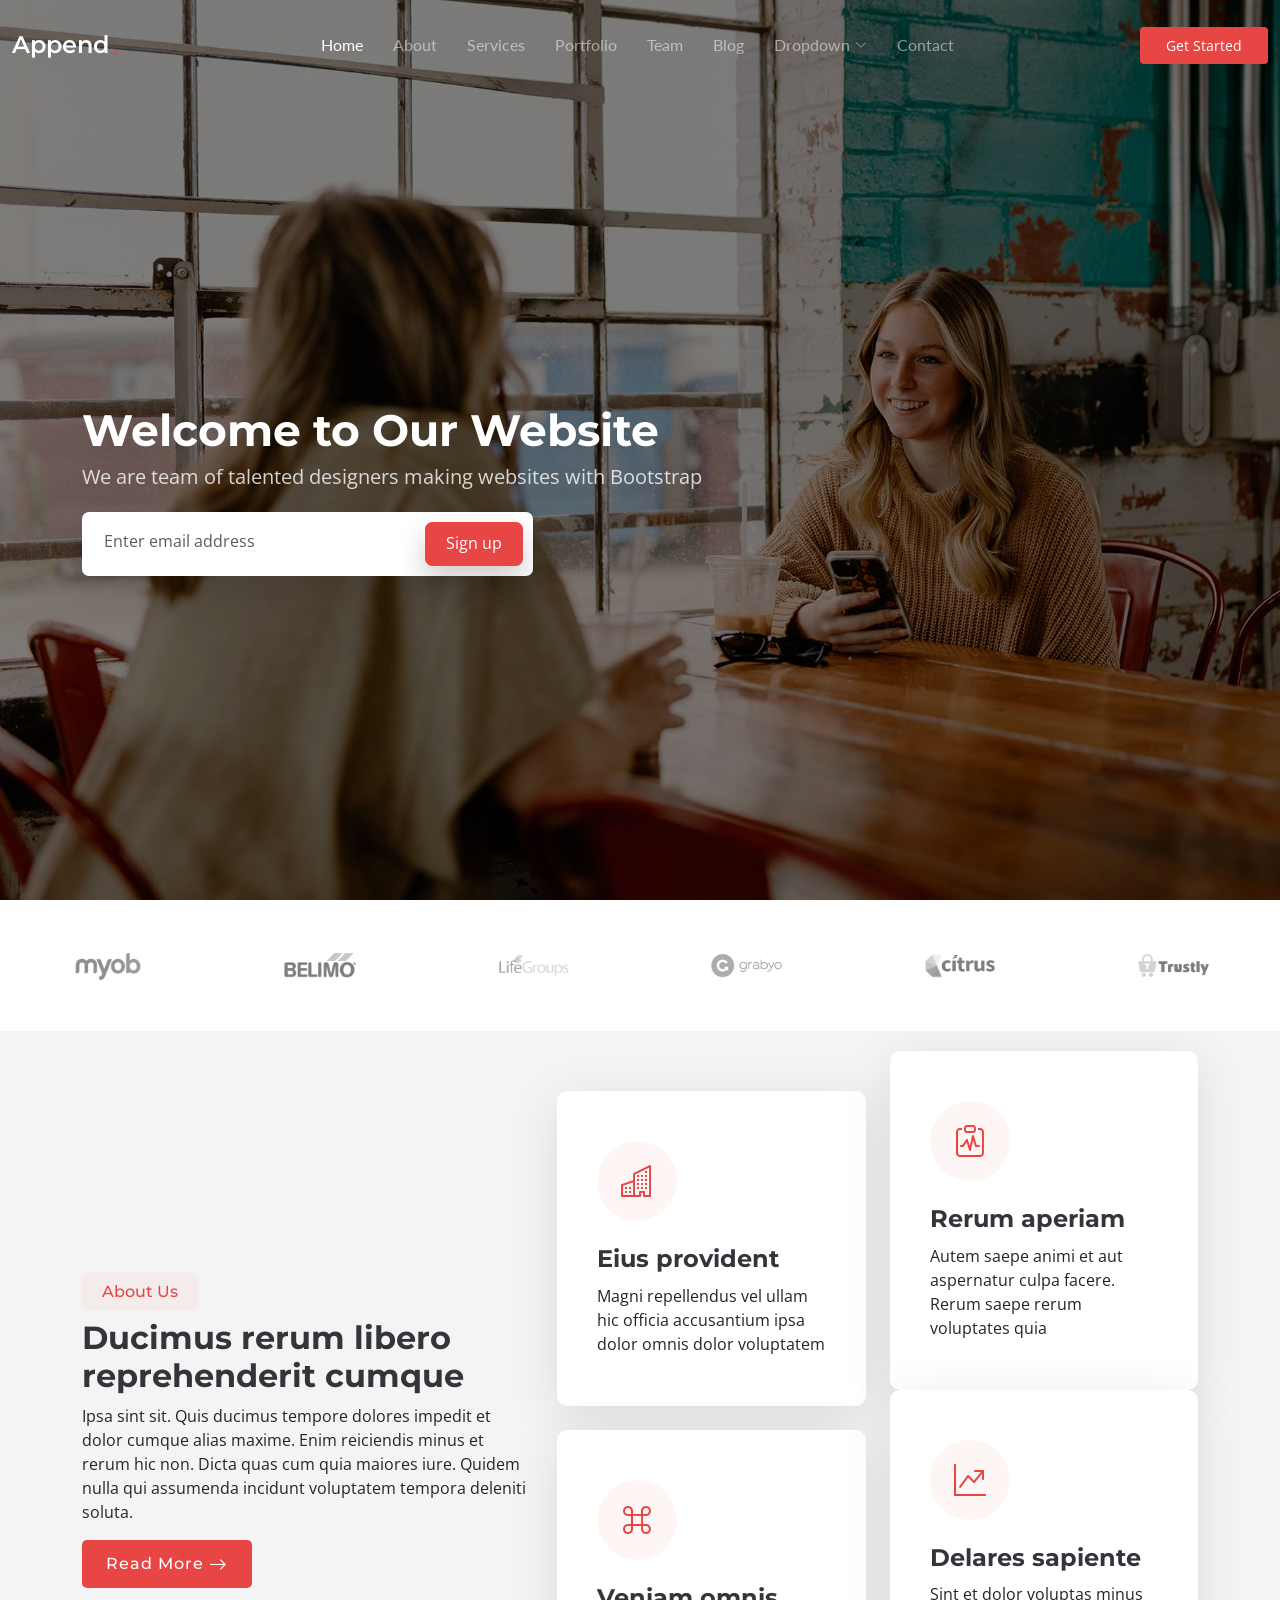
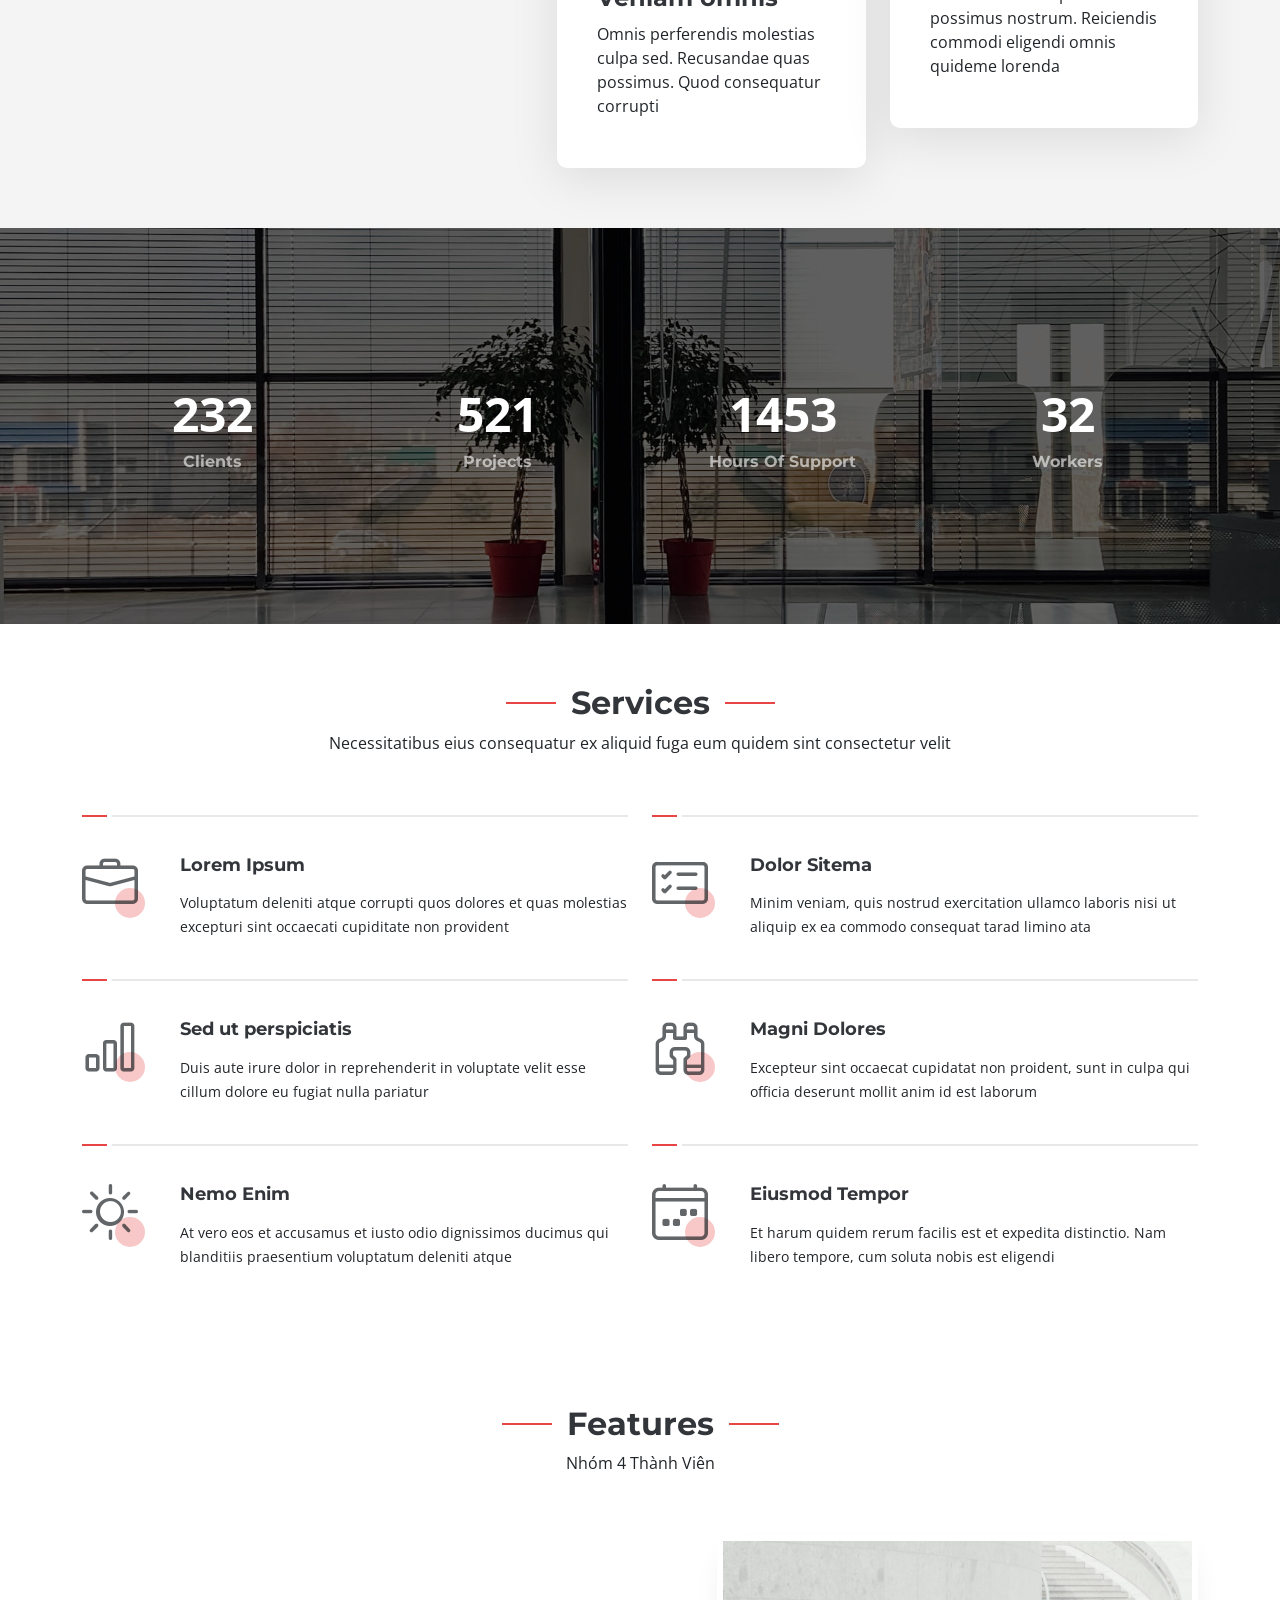
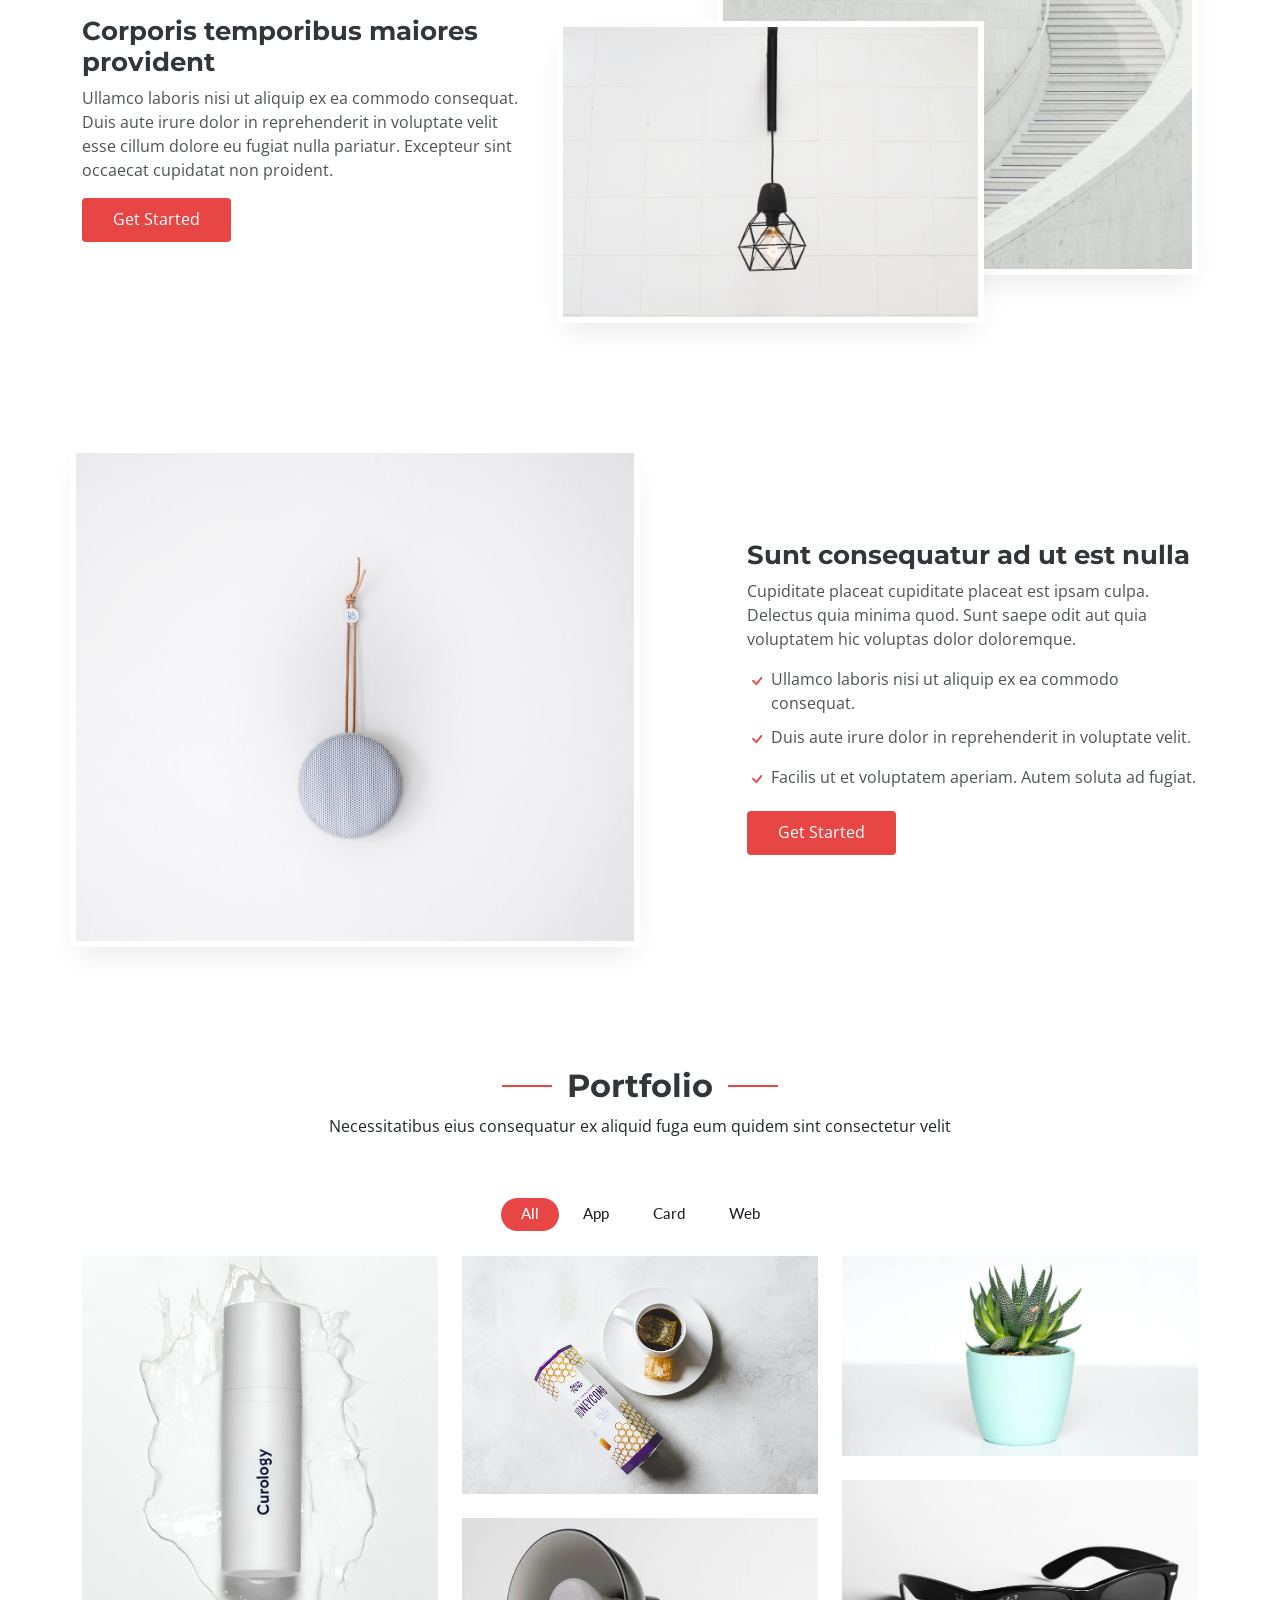
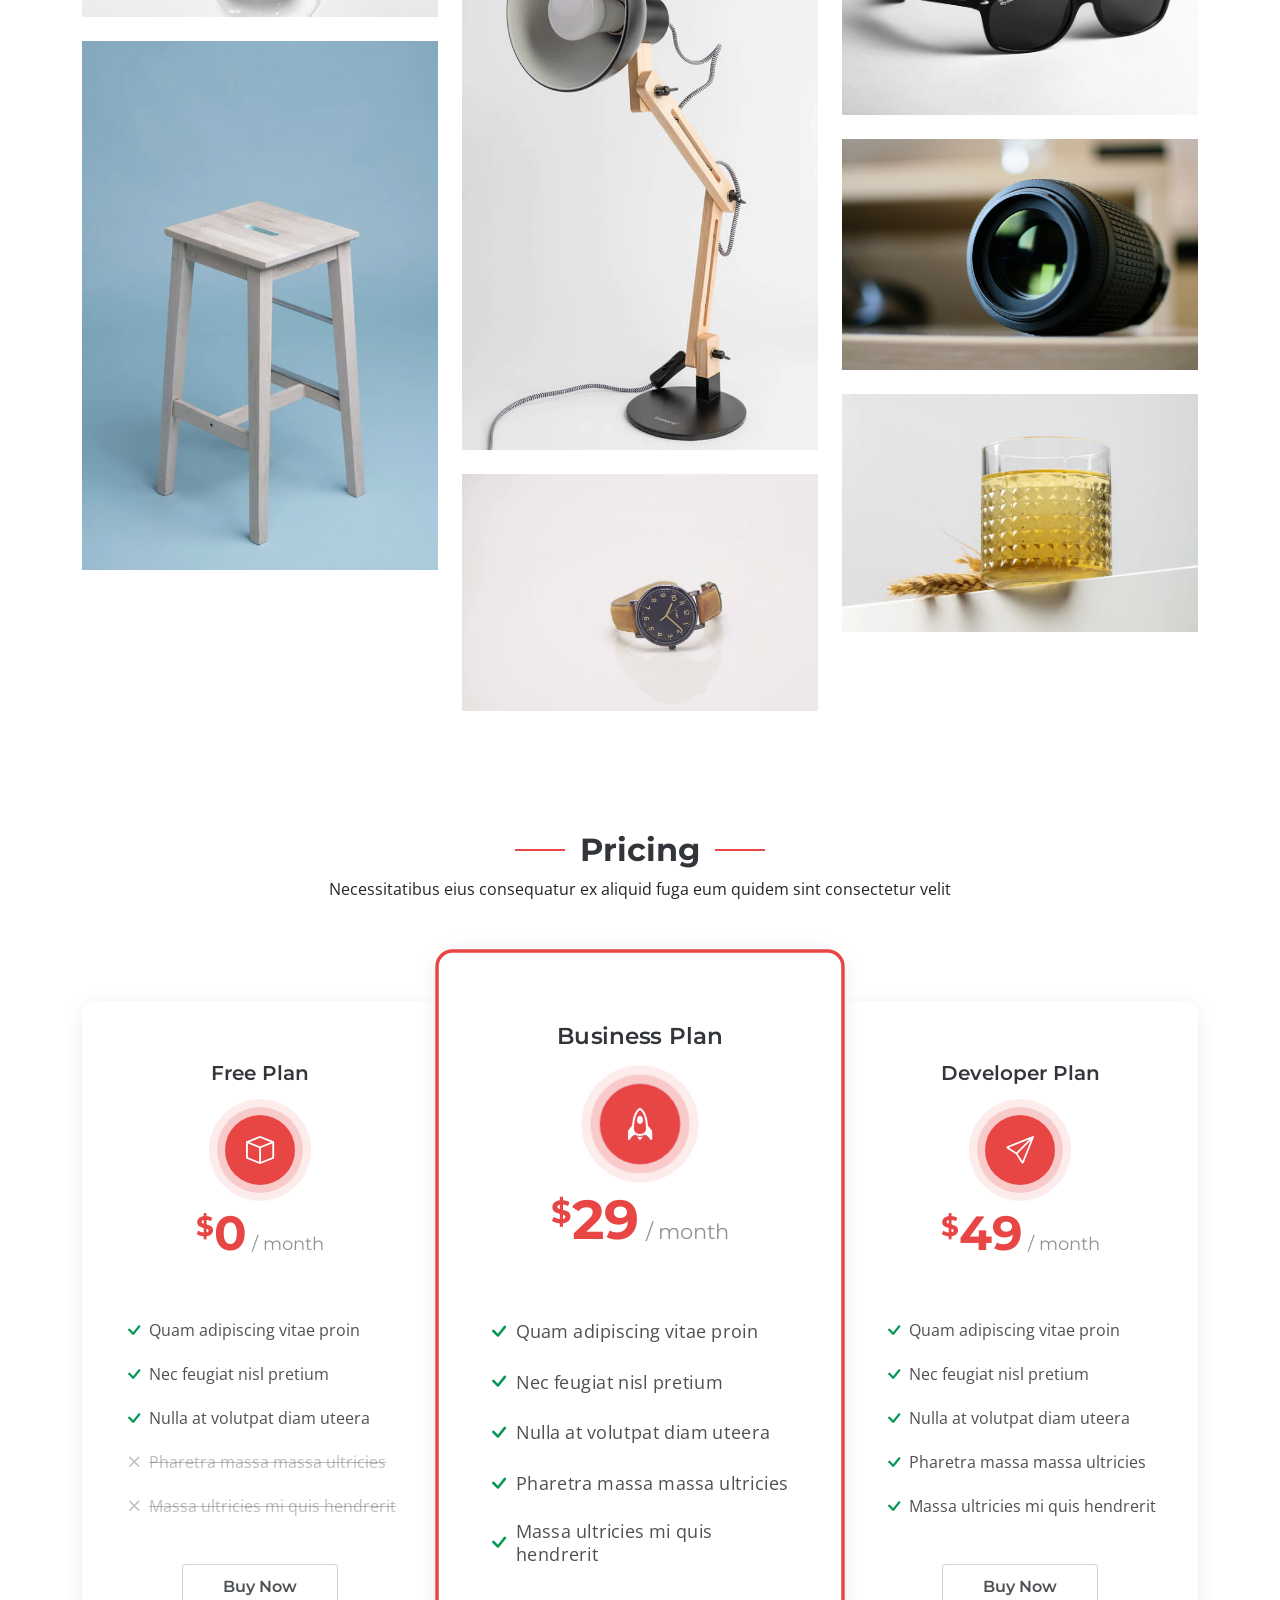
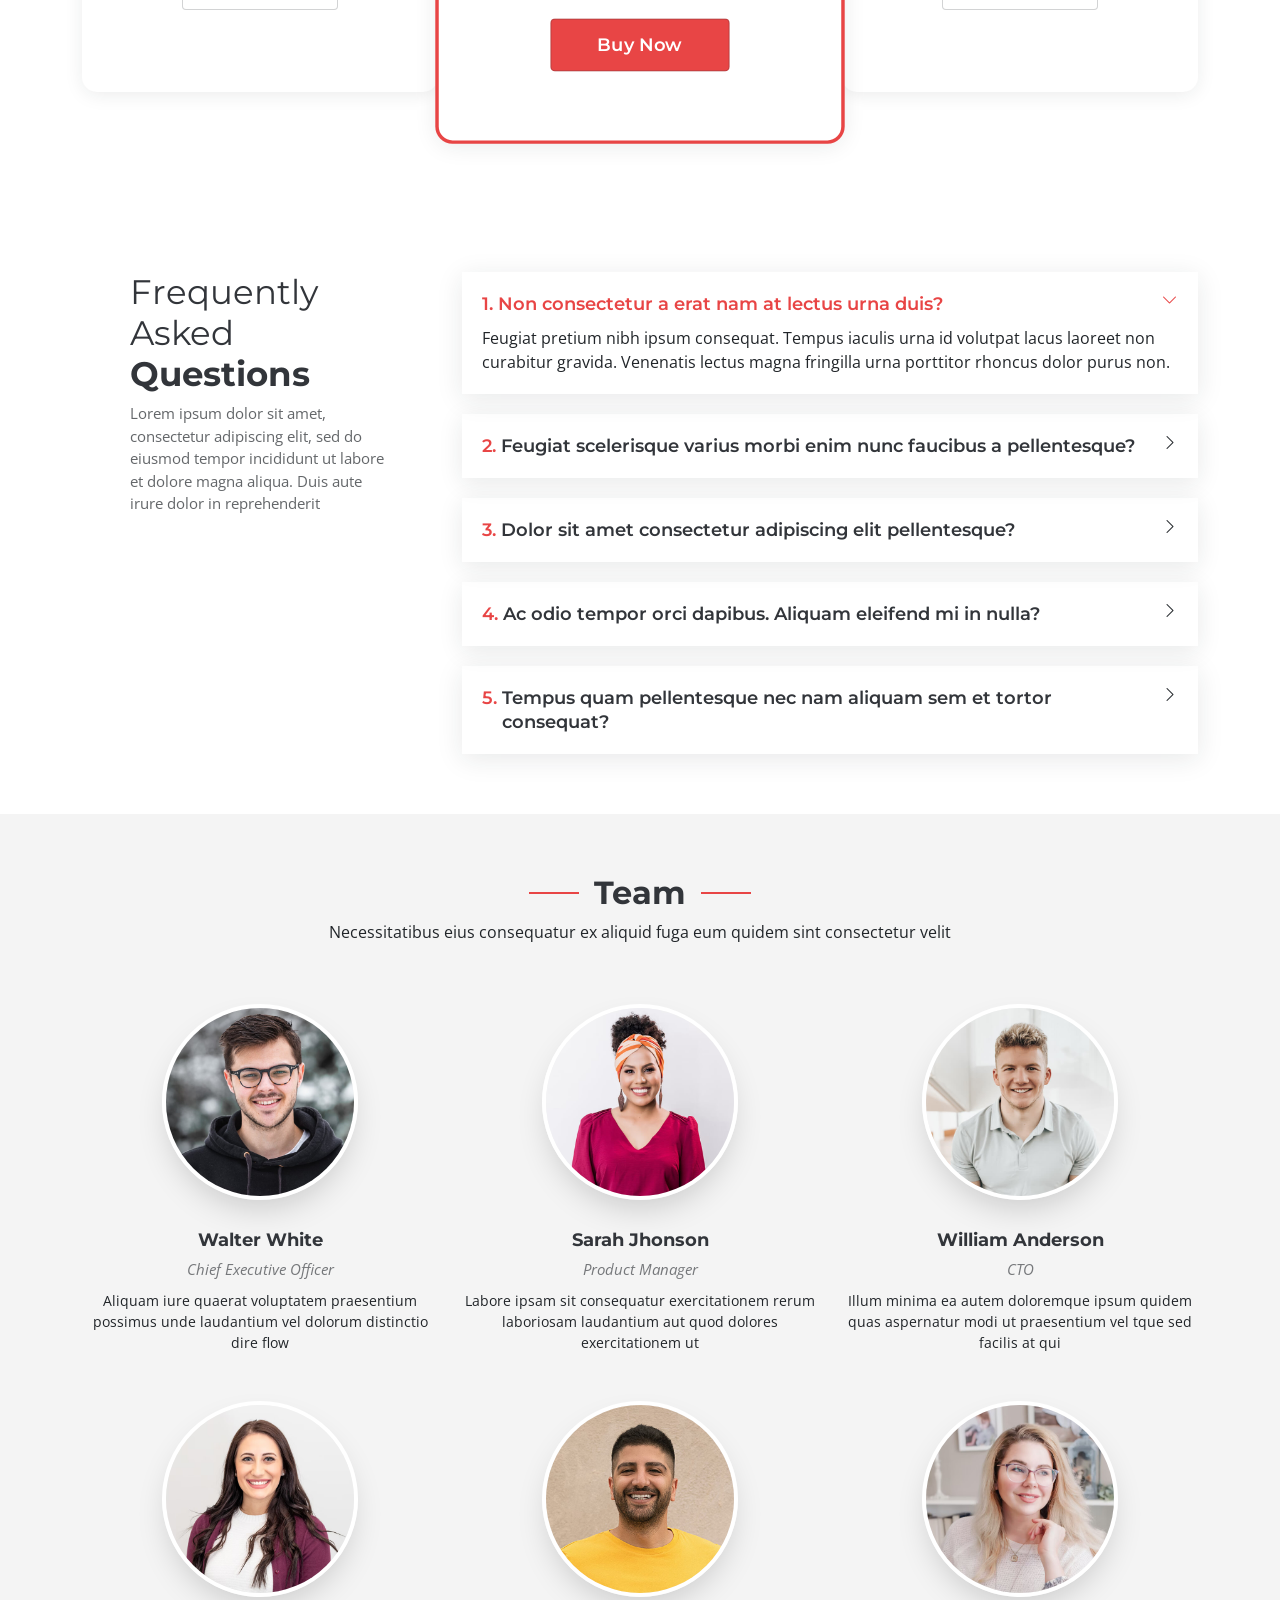
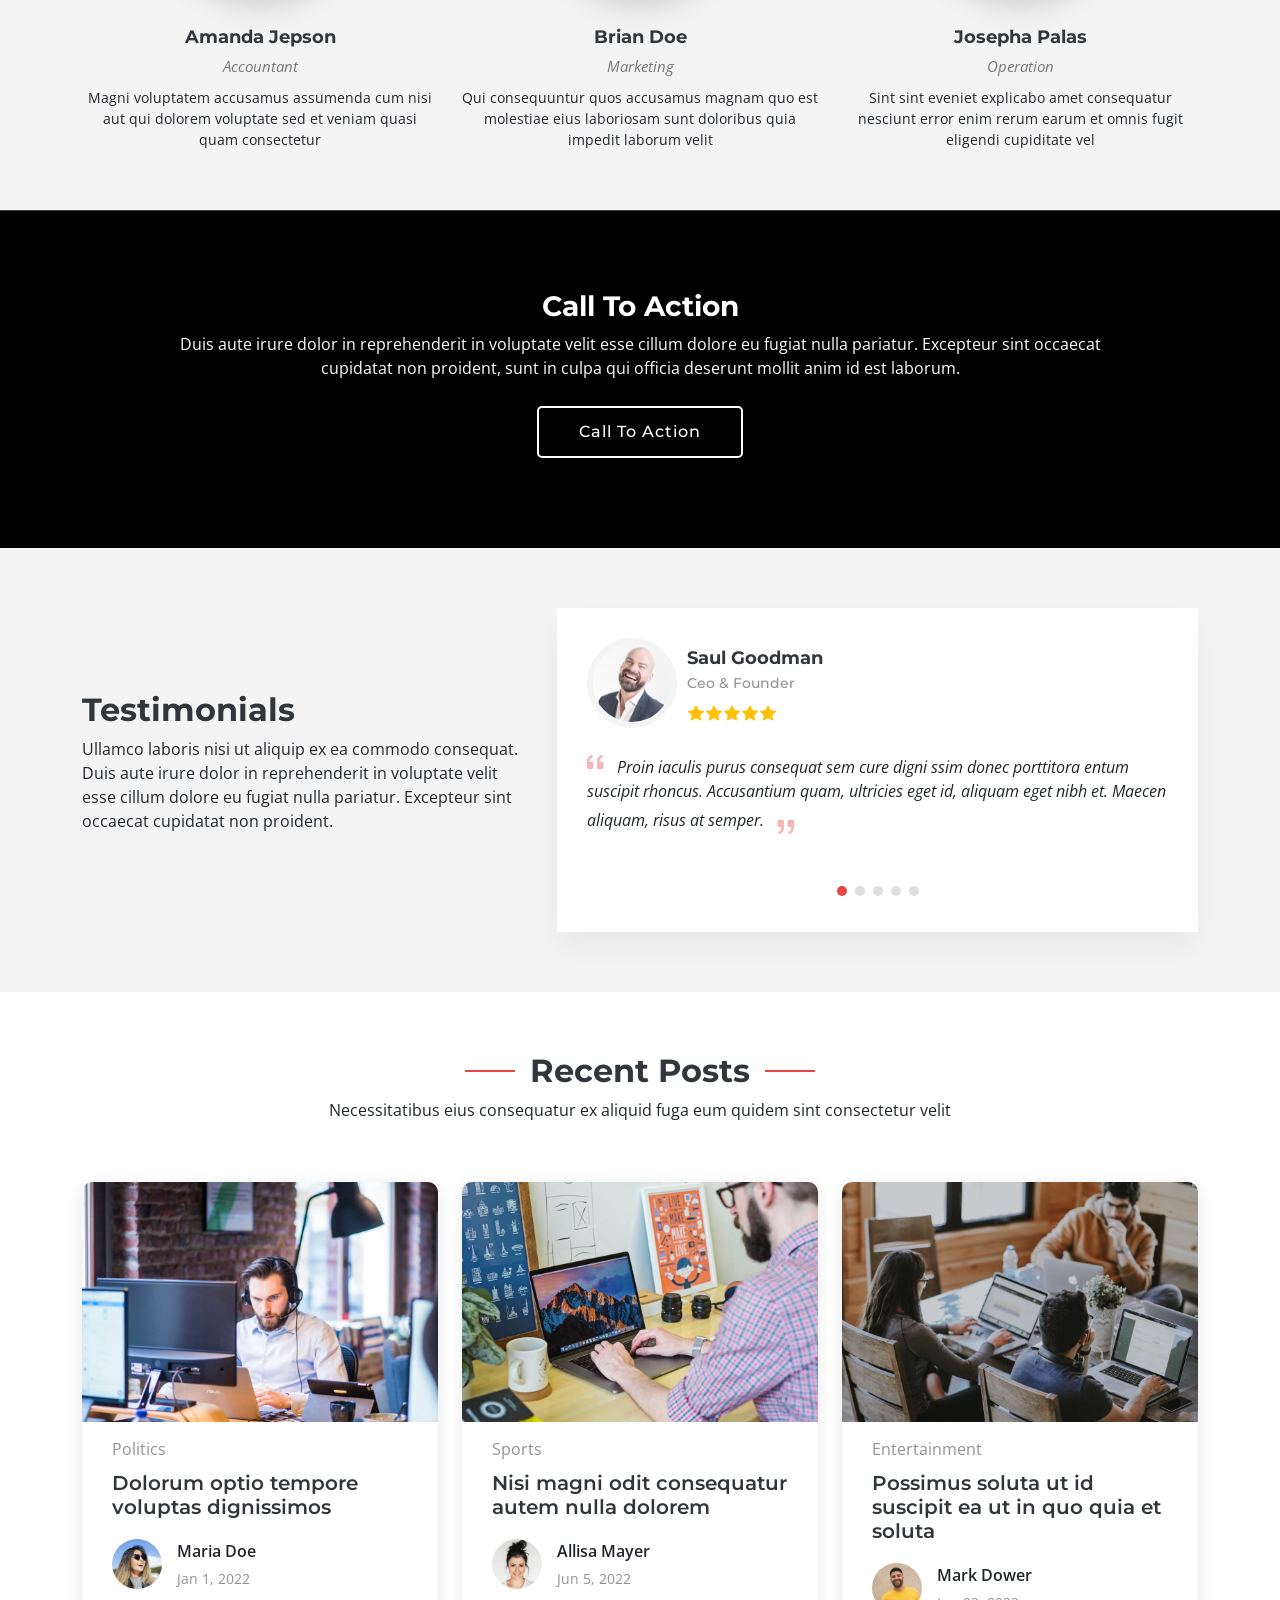
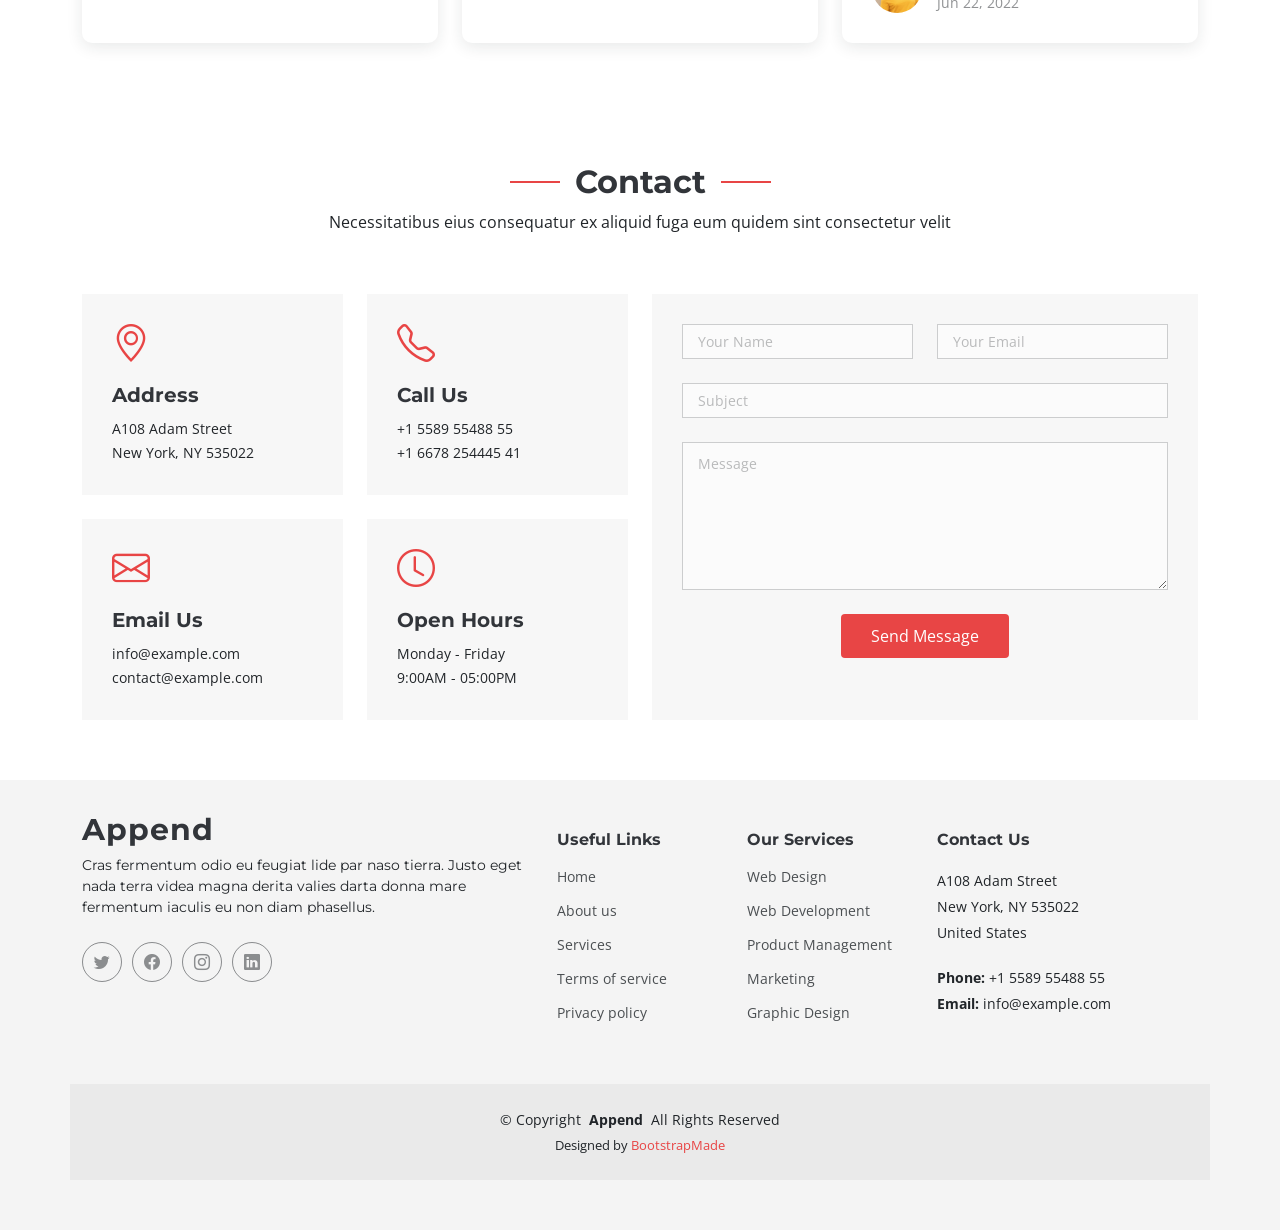
<file: case_study/src/main/webapp/display/index.html>
<!DOCTYPE html>
<html lang="en">
<link rel="stylesheet" href="https://cdn.jsdelivr.net/npm/bootstrap@4.6.2/dist/css/bootstrap.min.css" integrity="sha384-xOolHFLEh07PJGoPkLv1IbcEPTNtaed2xpHsD9ESMhqIYd0nLMwNLD69Npy4HI+N" crossorigin="anonymous">
<script src="https://cdn.jsdelivr.net/npm/jquery@3.5.1/dist/jquery.slim.min.js" integrity="sha384-DfXdz2htPH0lsSSs5nCTpuj/zy4C+OGpamoFVy38MVBnE+IbbVYUew+OrCXaRkfj" crossorigin="anonymous"></script>
<script src="https://cdn.jsdelivr.net/npm/bootstrap@4.6.2/dist/js/bootstrap.bundle.min.js" integrity="sha384-Fy6S3B9q64WdZWQUiU+q4/2Lc9npb8tCaSX9FK7E8HnRr0Jz8D6OP9dO5Vg3Q9ct" crossorigin="anonymous"></script>

<head>
  <meta charset="utf-8">
  <meta content="width=device-width, initial-scale=1.0" name="viewport">

  <title>Home - Append Bootstrap Temlate</title>
  <meta content="" name="description">
  <meta content="" name="keywords">

  <!-- Favicons -->
  <link href="daodien/img/favicon.png" rel="icon">
  <link href="daodien/img/apple-touch-icon.png" rel="apple-touch-icon">

  <!-- Fonts -->
  <link href="https://fonts.googleapis.com" rel="preconnect">
  <link href="https://fonts.gstatic.com" rel="preconnect" crossorigin>
  <link href="https://fonts.googleapis.com/css2?family=Open+Sans:ital,wght@0,300;0,400;0,500;0,600;0,700;0,800;1,300;1,400;1,500;1,600;1,700;1,800&family=Montserrat:ital,wght@0,100;0,200;0,300;0,400;0,500;0,600;0,700;0,800;0,900;1,100;1,200;1,300;1,400;1,500;1,600;1,700;1,800;1,900&family=Lato:ital,wght@0,100;0,300;0,400;0,700;0,900;1,100;1,300;1,400;1,700;1,900&display=swap" rel="stylesheet">

  <!-- Vendor CSS Files -->
  <link href="daodien/vendor/bootstrap/css/bootstrap.min.css" rel="stylesheet">
  <link href="daodien/vendor/bootstrap-icons/bootstrap-icons.css" rel="stylesheet">
  <link href="daodien/vendor/glightbox/css/glightbox.min.css" rel="stylesheet">
  <link href="daodien/vendor/swiper/swiper-bundle.min.css" rel="stylesheet">
  <link href="daodien/vendor/aos/aos.css" rel="stylesheet">

  <!-- Template Main CSS File -->
  <link href="daodien/css/main.css" rel="stylesheet">

  <!-- =======================================================
  * Template Name: Append
  * Updated: Jul 27 2023 with Bootstrap v5.3.1
  * Template URL: https://bootstrapmade.com/append-bootstrap-website-template/
  * Author: BootstrapMade.com
  * License: https://bootstrapmade.com/license/
  ======================================================== -->
</head>

<body class="index-page" data-bs-spy="scroll" data-bs-target="#navmenu">

  <!-- ======= Header ======= -->
  <header id="header" class="header fixed-top d-flex align-items-center">
    <div class="container-fluid d-flex align-items-center justify-content-between">

      <a href="index.html" class="logo d-flex align-items-center me-auto me-xl-0">
        <!-- Uncomment the line below if you also wish to use an image logo -->
        <!-- <img src="assets/img/logo.png" alt=""> -->
        <h1>Append</h1>
        <span>.</span>
      </a>

      <!-- Nav Menu -->
      <nav id="navmenu" class="navmenu">
        <ul>
          <li><a href="index.html#hero" class="active">Home</a></li>
          <li><a href="index.html#about">About</a></li>
          <li><a href="index.html#services">Services</a></li>
          <li><a href="index.html#portfolio">Portfolio</a></li>
          <li><a href="index.html#team">Team</a></li>
          <li><a href="blog.html">Blog</a></li>
          <li class="dropdown has-dropdown"><a href="#"><span>Dropdown</span> <i class="bi bi-chevron-down"></i></a>
            <ul class="dd-box-shadow">
              <li><a href="#">Dropdown 1</a></li>
              <li class="dropdown has-dropdown"><a href="#"><span>Deep Dropdown</span> <i class="bi bi-chevron-down"></i></a>
                <ul class="dd-box-shadow">
                  <li><a href="#">Deep Dropdown 1</a></li>
                  <li><a href="#">Deep Dropdown 2</a></li>
                  <li><a href="#">Deep Dropdown 3</a></li>
                  <li><a href="#">Deep Dropdown 4</a></li>
                  <li><a href="#">Deep Dropdown 5</a></li>
                </ul>
              </li>
              <li><a href="#">Dropdown 2</a></li>
              <li><a href="#">Dropdown 3</a></li>
              <li><a href="#">Dropdown 4</a></li>
            </ul>
          </li>
          <li><a href="index.html#contact">Contact</a></li>
        </ul>

        <i class="mobile-nav-toggle d-xl-none bi bi-list"></i>
      </nav><!-- End Nav Menu -->

      <a class="btn-getstarted" href="index.html#about">Get Started</a>

    </div>
  </header><!-- End Header -->

  <main id="main">

    <!-- Hero Section - Home Page -->
    <section id="hero" class="hero">

      <img src="daodien/img/hero-bg.jpg" alt="" data-aos="fade-in">

      <div class="container">
        <div class="row">
          <div class="col-lg-10">
            <h2 data-aos="fade-up" data-aos-delay="100">Welcome to Our Website</h2>
            <p data-aos="fade-up" data-aos-delay="200">We are team of talented designers making websites with Bootstrap</p>
          </div>
          <div class="col-lg-5">
            <form action="#" class="sign-up-form d-flex" data-aos="fade-up" data-aos-delay="300">
              <input type="text" class="form-control" placeholder="Enter email address">
              <input type="submit" class="btn btn-primary" value="Sign up">
            </form>
          </div>
        </div>
      </div>

    </section><!-- End Hero Section -->

    <!-- Clients Section - Home Page -->
    <section id="clients" class="clients">

      <div class="container-fluid" data-aos="fade-up">

        <div class="row gy-4">

          <div class="col-xl-2 col-md-3 col-6 client-logo">
            <img src="daodien/img/clients/client-1.png" class="img-fluid" alt="">
          </div><!-- End Client Item -->

          <div class="col-xl-2 col-md-3 col-6 client-logo">
            <img src="daodien/img/clients/client-2.png" class="img-fluid" alt="">
          </div><!-- End Client Item -->

          <div class="col-xl-2 col-md-3 col-6 client-logo">
            <img src="daodien/img/clients/client-3.png" class="img-fluid" alt="">
          </div><!-- End Client Item -->

          <div class="col-xl-2 col-md-3 col-6 client-logo">
            <img src="daodien/img/clients/client-4.png" class="img-fluid" alt="">
          </div><!-- End Client Item -->

          <div class="col-xl-2 col-md-3 col-6 client-logo">
            <img src="daodien/img/clients/client-5.png" class="img-fluid" alt="">
          </div><!-- End Client Item -->

          <div class="col-xl-2 col-md-3 col-6 client-logo">
            <img src="daodien/img/clients/client-6.png" class="img-fluid" alt="">
          </div><!-- End Client Item -->

        </div>

      </div>

    </section><!-- End Clients Section -->

    <!-- About Section - Home Page -->
    <section id="about" class="about">

      <div class="container" data-aos="fade-up" data-aos-delay="100">
        <div class="row align-items-xl-center gy-5">

          <div class="col-xl-5 content">
            <h3>About Us</h3>
            <h2>Ducimus rerum libero reprehenderit cumque</h2>
            <p>Ipsa sint sit. Quis ducimus tempore dolores impedit et dolor cumque alias maxime. Enim reiciendis minus et rerum hic non. Dicta quas cum quia maiores iure. Quidem nulla qui assumenda incidunt voluptatem tempora deleniti soluta.</p>
            <a href="#" class="read-more"><span>Read More</span><i class="bi bi-arrow-right"></i></a>
          </div>

          <div class="col-xl-7">
            <div class="row gy-4 icon-boxes">

              <div class="col-md-6" data-aos="fade-up" data-aos-delay="200">
                <div class="icon-box">
                  <i class="bi bi-buildings"></i>
                  <h3>Eius provident</h3>
                  <p>Magni repellendus vel ullam hic officia accusantium ipsa dolor omnis dolor voluptatem</p>
                </div>
              </div> <!-- End Icon Box -->

              <div class="col-md-6" data-aos="fade-up" data-aos-delay="300">
                <div class="icon-box">
                  <i class="bi bi-clipboard-pulse"></i>
                  <h3>Rerum aperiam</h3>
                  <p>Autem saepe animi et aut aspernatur culpa facere. Rerum saepe rerum voluptates quia</p>
                </div>
              </div> <!-- End Icon Box -->

              <div class="col-md-6" data-aos="fade-up" data-aos-delay="400">
                <div class="icon-box">
                  <i class="bi bi-command"></i>
                  <h3>Veniam omnis</h3>
                  <p>Omnis perferendis molestias culpa sed. Recusandae quas possimus. Quod consequatur corrupti</p>
                </div>
              </div> <!-- End Icon Box -->

              <div class="col-md-6" data-aos="fade-up" data-aos-delay="500">
                <div class="icon-box">
                  <i class="bi bi-graph-up-arrow"></i>
                  <h3>Delares sapiente</h3>
                  <p>Sint et dolor voluptas minus possimus nostrum. Reiciendis commodi eligendi omnis quideme lorenda</p>
                </div>
              </div> <!-- End Icon Box -->

            </div>
          </div>

        </div>
      </div>

    </section><!-- End About Section -->

    <!-- Stats Section - Home Page -->
    <section id="stats" class="stats">

      <img src="daodien/img/stats-bg.jpg" alt="" data-aos="fade-in">

      <div class="container position-relative" data-aos="fade-up" data-aos-delay="100">

        <div class="row gy-4">

          <div class="col-lg-3 col-md-6">
            <div class="stats-item text-center w-100 h-100">
              <span data-purecounter-start="0" data-purecounter-end="232" data-purecounter-duration="1" class="purecounter"></span>
              <p>Clients</p>
            </div>
          </div><!-- End Stats Item -->

          <div class="col-lg-3 col-md-6">
            <div class="stats-item text-center w-100 h-100">
              <span data-purecounter-start="0" data-purecounter-end="521" data-purecounter-duration="1" class="purecounter"></span>
              <p>Projects</p>
            </div>
          </div><!-- End Stats Item -->

          <div class="col-lg-3 col-md-6">
            <div class="stats-item text-center w-100 h-100">
              <span data-purecounter-start="0" data-purecounter-end="1453" data-purecounter-duration="1" class="purecounter"></span>
              <p>Hours Of Support</p>
            </div>
          </div><!-- End Stats Item -->

          <div class="col-lg-3 col-md-6">
            <div class="stats-item text-center w-100 h-100">
              <span data-purecounter-start="0" data-purecounter-end="32" data-purecounter-duration="1" class="purecounter"></span>
              <p>Workers</p>
            </div>
          </div><!-- End Stats Item -->

        </div>

      </div>

    </section><!-- End Stats Section -->

    <!-- Services Section - Home Page -->
    <section id="services" class="services">

      <!--  Section Title -->
      <div class="container section-title" data-aos="fade-up">
        <h2>Services</h2>
        <p>Necessitatibus eius consequatur ex aliquid fuga eum quidem sint consectetur velit</p>
      </div><!-- End Section Title -->

      <div class="container">

        <div class="row gy-4">

          <div class="col-lg-6 " data-aos="fade-up" data-aos-delay="100">
            <div class="service-item d-flex">
              <div class="icon flex-shrink-0"><i class="bi bi-briefcase"></i></div>
              <div>
                <h4 class="title"><a href="services-details.html" class="stretched-link">Lorem Ipsum</a></h4>
                <p class="description">Voluptatum deleniti atque corrupti quos dolores et quas molestias excepturi sint occaecati cupiditate non provident</p>
              </div>
            </div>
          </div>
          <!-- End Service Item -->

          <div class="col-lg-6 " data-aos="fade-up" data-aos-delay="200">
            <div class="service-item d-flex">
              <div class="icon flex-shrink-0"><i class="bi bi-card-checklist"></i></div>
              <div>
                <h4 class="title"><a href="services-details.html" class="stretched-link">Dolor Sitema</a></h4>
                <p class="description">Minim veniam, quis nostrud exercitation ullamco laboris nisi ut aliquip ex ea commodo consequat tarad limino ata</p>
              </div>
            </div>
          </div><!-- End Service Item -->

          <div class="col-lg-6 " data-aos="fade-up" data-aos-delay="300">
            <div class="service-item d-flex">
              <div class="icon flex-shrink-0"><i class="bi bi-bar-chart"></i></div>
              <div>
                <h4 class="title"><a href="services-details.html" class="stretched-link">Sed ut perspiciatis</a></h4>
                <p class="description">Duis aute irure dolor in reprehenderit in voluptate velit esse cillum dolore eu fugiat nulla pariatur</p>
              </div>
            </div>
          </div><!-- End Service Item -->

          <div class="col-lg-6 " data-aos="fade-up" data-aos-delay="400">
            <div class="service-item d-flex">
              <div class="icon flex-shrink-0"><i class="bi bi-binoculars"></i></div>
              <div>
                <h4 class="title"><a href="services-details.html" class="stretched-link">Magni Dolores</a></h4>
                <p class="description">Excepteur sint occaecat cupidatat non proident, sunt in culpa qui officia deserunt mollit anim id est laborum</p>
              </div>
            </div>
          </div><!-- End Service Item -->

          <div class="col-lg-6 " data-aos="fade-up" data-aos-delay="500">
            <div class="service-item d-flex">
              <div class="icon flex-shrink-0"><i class="bi bi-brightness-high"></i></div>
              <div>
                <h4 class="title"><a href="services-details.html" class="stretched-link">Nemo Enim</a></h4>
                <p class="description">At vero eos et accusamus et iusto odio dignissimos ducimus qui blanditiis praesentium voluptatum deleniti atque</p>
              </div>
            </div>
          </div><!-- End Service Item -->

          <div class="col-lg-6 " data-aos="fade-up" data-aos-delay="600">
            <div class="service-item d-flex">
              <div class="icon flex-shrink-0"><i class="bi bi-calendar4-week"></i></div>
              <div>
                <h4 class="title"><a href="services-details.html" class="stretched-link">Eiusmod Tempor</a></h4>
                <p class="description">Et harum quidem rerum facilis est et expedita distinctio. Nam libero tempore, cum soluta nobis est eligendi</p>
              </div>
            </div>
          </div><!-- End Service Item -->

        </div>

      </div>

    </section><!-- End Services Section -->

    <!-- Features Section - Home Page -->
    <section id="features" class="features">

      <!--  Section Title -->
      <div class="container section-title" data-aos="fade-up">
        <h2>Features</h2>
        <p>Nhóm 4 Thành Viên </p>
      </div><!-- End Section Title -->

      <div class="container">

        <div class="row gy-4 align-items-center features-item">
          <div class="col-lg-5 order-2 order-lg-1" data-aos="fade-up" data-aos-delay="200">
            <h3>Corporis temporibus maiores provident</h3>
            <p>
              Ullamco laboris nisi ut aliquip ex ea commodo consequat. Duis aute irure dolor in reprehenderit in voluptate
              velit esse cillum dolore eu fugiat nulla pariatur. Excepteur sint occaecat cupidatat non proident.
            </p>
            <a href="#" class="btn btn-get-started">Get Started</a>
          </div>
          <div class="col-lg-7 order-1 order-lg-2 d-flex align-items-center" data-aos="zoom-out" data-aos-delay="100">
            <div class="image-stack">
              <img src="daodien/img/features-light-1.jpg" alt="" class="stack-front">
              <img src="daodien/img/features-light-2.jpg" alt="" class="stack-back">
            </div>
          </div>
        </div><!-- Features Item -->

        <div class="row gy-4 align-items-stretch justify-content-between features-item ">
          <div class="col-lg-6 d-flex align-items-center features-img-bg" data-aos="zoom-out">
            <img src="daodien/img/features-light-3.jpg" class="img-fluid" alt="">
          </div>
          <div class="col-lg-5 d-flex justify-content-center flex-column" data-aos="fade-up">
            <h3>Sunt consequatur ad ut est nulla</h3>
            <p>Cupiditate placeat cupiditate placeat est ipsam culpa. Delectus quia minima quod. Sunt saepe odit aut quia voluptatem hic voluptas dolor doloremque.</p>
            <ul>
              <li><i class="bi bi-check"></i> <span>Ullamco laboris nisi ut aliquip ex ea commodo consequat.</span></li>
              <li><i class="bi bi-check"></i><span> Duis aute irure dolor in reprehenderit in voluptate velit.</span></li>
              <li><i class="bi bi-check"></i> <span>Facilis ut et voluptatem aperiam. Autem soluta ad fugiat</span>.</li>
            </ul>
            <a href="#" class="btn btn-get-started align-self-start">Get Started</a>
          </div>
        </div><!-- Features Item -->

      </div>

    </section><!-- End Features Section -->

    <!-- Portfolio Section - Home Page -->
    <section id="portfolio" class="portfolio">

      <!--  Section Title -->
      <div class="container section-title" data-aos="fade-up">
        <h2>Portfolio</h2>
        <p>Necessitatibus eius consequatur ex aliquid fuga eum quidem sint consectetur velit</p>
      </div><!-- End Section Title -->

      <div class="container">

        <div class="isotope-layout" data-default-filter="*" data-layout="masonry" data-sort="original-order">

          <ul class="portfolio-filters isotope-filters" data-aos="fade-up" data-aos-delay="100">
            <li data-filter="*" class="filter-active">All</li>
            <li data-filter=".filter-app">App</li>
            <li data-filter=".filter-product">Card</li>
            <li data-filter=".filter-branding">Web</li>
          </ul><!-- End Portfolio Filters -->

          <div class="row gy-4 isotope-container" data-aos="fade-up" data-aos-delay="200">

            <div class="col-lg-4 col-md-6 portfolio-item isotope-item filter-app">
              <img src="daodien/img/masonry-portfolio/masonry-portfolio-1.jpg" class="img-fluid" alt="">
              <div class="portfolio-info">
                <h4>App 1</h4>
                <p>Lorem ipsum, dolor sit</p>
                <a href="daodien/img/masonry-portfolio/masonry-portfolio-1.jpg" title="App 1" data-gallery="portfolio-gallery-app" class="glightbox preview-link"><i class="bi bi-zoom-in"></i></a>
                <a href="portfolio-details.html" title="More Details" class="details-link"><i class="bi bi-link-45deg"></i></a>
              </div>
            </div><!-- End Portfolio Item -->

            <div class="col-lg-4 col-md-6 portfolio-item isotope-item filter-product">
              <img src="daodien/img/masonry-portfolio/masonry-portfolio-2.jpg" class="img-fluid" alt="">
              <div class="portfolio-info">
                <h4>Product 1</h4>
                <p>Lorem ipsum, dolor sit</p>
                <a href="daodien/img/masonry-portfolio/masonry-portfolio-2.jpg" title="Product 1" data-gallery="portfolio-gallery-product" class="glightbox preview-link"><i class="bi bi-zoom-in"></i></a>
                <a href="portfolio-details.html" title="More Details" class="details-link"><i class="bi bi-link-45deg"></i></a>
              </div>
            </div><!-- End Portfolio Item -->

            <div class="col-lg-4 col-md-6 portfolio-item isotope-item filter-branding">
              <img src="daodien/img/masonry-portfolio/masonry-portfolio-3.jpg" class="img-fluid" alt="">
              <div class="portfolio-info">
                <h4>Branding 1</h4>
                <p>Lorem ipsum, dolor sit</p>
                <a href="daodien/img/masonry-portfolio/masonry-portfolio-3.jpg" title="Branding 1" data-gallery="portfolio-gallery-branding" class="glightbox preview-link"><i class="bi bi-zoom-in"></i></a>
                <a href="portfolio-details.html" title="More Details" class="details-link"><i class="bi bi-link-45deg"></i></a>
              </div>
            </div><!-- End Portfolio Item -->

            <div class="col-lg-4 col-md-6 portfolio-item isotope-item filter-app">
              <img src="daodien/img/masonry-portfolio/masonry-portfolio-4.jpg" class="img-fluid" alt="">
              <div class="portfolio-info">
                <h4>App 2</h4>
                <p>Lorem ipsum, dolor sit</p>
                <a href="daodien/img/masonry-portfolio/masonry-portfolio-4.jpg" title="App 2" data-gallery="portfolio-gallery-app" class="glightbox preview-link"><i class="bi bi-zoom-in"></i></a>
                <a href="portfolio-details.html" title="More Details" class="details-link"><i class="bi bi-link-45deg"></i></a>
              </div>
            </div><!-- End Portfolio Item -->

            <div class="col-lg-4 col-md-6 portfolio-item isotope-item filter-product">
              <img src="daodien/img/masonry-portfolio/masonry-portfolio-5.jpg" class="img-fluid" alt="">
              <div class="portfolio-info">
                <h4>Product 2</h4>
                <p>Lorem ipsum, dolor sit</p>
                <a href="daodien/img/masonry-portfolio/masonry-portfolio-5.jpg" title="Product 2" data-gallery="portfolio-gallery-product" class="glightbox preview-link"><i class="bi bi-zoom-in"></i></a>
                <a href="portfolio-details.html" title="More Details" class="details-link"><i class="bi bi-link-45deg"></i></a>
              </div>
            </div><!-- End Portfolio Item -->

            <div class="col-lg-4 col-md-6 portfolio-item isotope-item filter-branding">
              <img src="daodien/img/masonry-portfolio/masonry-portfolio-6.jpg" class="img-fluid" alt="">
              <div class="portfolio-info">
                <h4>Branding 2</h4>
                <p>Lorem ipsum, dolor sit</p>
                <a href="daodien/img/masonry-portfolio/masonry-portfolio-6.jpg" title="Branding 2" data-gallery="portfolio-gallery-branding" class="glightbox preview-link"><i class="bi bi-zoom-in"></i></a>
                <a href="portfolio-details.html" title="More Details" class="details-link"><i class="bi bi-link-45deg"></i></a>
              </div>
            </div><!-- End Portfolio Item -->

            <div class="col-lg-4 col-md-6 portfolio-item isotope-item filter-app">
              <img src="daodien/img/masonry-portfolio/masonry-portfolio-7.jpg" class="img-fluid" alt="">
              <div class="portfolio-info">
                <h4>App 3</h4>
                <p>Lorem ipsum, dolor sit</p>
                <a href="daodien/img/masonry-portfolio/masonry-portfolio-7.jpg" title="App 3" data-gallery="portfolio-gallery-app" class="glightbox preview-link"><i class="bi bi-zoom-in"></i></a>
                <a href="portfolio-details.html" title="More Details" class="details-link"><i class="bi bi-link-45deg"></i></a>
              </div>
            </div><!-- End Portfolio Item -->

            <div class="col-lg-4 col-md-6 portfolio-item isotope-item filter-product">
              <img src="daodien/img/masonry-portfolio/masonry-portfolio-8.jpg" class="img-fluid" alt="">
              <div class="portfolio-info">
                <h4>Product 3</h4>
                <p>Lorem ipsum, dolor sit</p>
                <a href="daodien/img/masonry-portfolio/masonry-portfolio-8.jpg" title="Product 3" data-gallery="portfolio-gallery-product" class="glightbox preview-link"><i class="bi bi-zoom-in"></i></a>
                <a href="portfolio-details.html" title="More Details" class="details-link"><i class="bi bi-link-45deg"></i></a>
              </div>
            </div><!-- End Portfolio Item -->

            <div class="col-lg-4 col-md-6 portfolio-item isotope-item filter-branding">
              <img src="daodien/img/masonry-portfolio/masonry-portfolio-9.jpg" class="img-fluid" alt="">
              <div class="portfolio-info">
                <h4>Branding 3</h4>
                <p>Lorem ipsum, dolor sit</p>
                <a href="daodien/img/masonry-portfolio/masonry-portfolio-9.jpg" title="Branding 2" data-gallery="portfolio-gallery-branding" class="glightbox preview-link"><i class="bi bi-zoom-in"></i></a>
                <a href="portfolio-details.html" title="More Details" class="details-link"><i class="bi bi-link-45deg"></i></a>
              </div>
            </div><!-- End Portfolio Item -->

          </div><!-- End Portfolio Container -->

        </div>

      </div>

    </section><!-- End Portfolio Section -->

    <!-- Pricing Section - Home Page -->
    <section id="pricing" class="pricing">

      <!--  Section Title -->
      <div class="container section-title" data-aos="fade-up">
        <h2>Pricing</h2>
        <p>Necessitatibus eius consequatur ex aliquid fuga eum quidem sint consectetur velit</p>
      </div><!-- End Section Title -->

      <div class="container" data-aos="zoom-in" data-aos-delay="100">

        <div class="row g-4">

          <div class="col-lg-4">
            <div class="pricing-item">
              <h3>Free Plan</h3>
              <div class="icon">
                <i class="bi bi-box"></i>
              </div>
              <h4><sup>$</sup>0<span> / month</span></h4>
              <ul>
                <li><i class="bi bi-check"></i> <span>Quam adipiscing vitae proin</span></li>
                <li><i class="bi bi-check"></i> <span>Nec feugiat nisl pretium</span></li>
                <li><i class="bi bi-check"></i> <span>Nulla at volutpat diam uteera</span></li>
                <li class="na"><i class="bi bi-x"></i> <span>Pharetra massa massa ultricies</span></li>
                <li class="na"><i class="bi bi-x"></i> <span>Massa ultricies mi quis hendrerit</span></li>
              </ul>
              <div class="text-center"><a href="#" class="buy-btn">Buy Now</a></div>
            </div>
          </div><!-- End Pricing Item -->

          <div class="col-lg-4">
            <div class="pricing-item featured">
              <h3>Business Plan</h3>
              <div class="icon">
                <i class="bi bi-rocket"></i>
              </div>

              <h4><sup>$</sup>29<span> / month</span></h4>
              <ul>
                <li><i class="bi bi-check"></i> <span>Quam adipiscing vitae proin</span></li>
                <li><i class="bi bi-check"></i> <span>Nec feugiat nisl pretium</span></li>
                <li><i class="bi bi-check"></i> <span>Nulla at volutpat diam uteera</span></li>
                <li><i class="bi bi-check"></i> <span>Pharetra massa massa ultricies</span></li>
                <li><i class="bi bi-check"></i> <span>Massa ultricies mi quis hendrerit</span></li>
              </ul>
              <div class="text-center"><a href="#" class="buy-btn">Buy Now</a></div>
            </div>
          </div><!-- End Pricing Item -->

          <div class="col-lg-4">
            <div class="pricing-item">
              <h3>Developer Plan</h3>
              <div class="icon">
                <i class="bi bi-send"></i>
              </div>
              <h4><sup>$</sup>49<span> / month</span></h4>
              <ul>
                <li><i class="bi bi-check"></i> <span>Quam adipiscing vitae proin</span></li>
                <li><i class="bi bi-check"></i> <span>Nec feugiat nisl pretium</span></li>
                <li><i class="bi bi-check"></i> <span>Nulla at volutpat diam uteera</span></li>
                <li><i class="bi bi-check"></i> <span>Pharetra massa massa ultricies</span></li>
                <li><i class="bi bi-check"></i> <span>Massa ultricies mi quis hendrerit</span></li>
              </ul>
              <div class="text-center"><a href="#" class="buy-btn">Buy Now</a></div>
            </div>
          </div><!-- End Pricing Item -->

        </div>

      </div>

    </section><!-- End Pricing Section -->

    <!-- Faq Section - Home Page -->
    <section id="faq" class="faq">

      <div class="container">

        <div class="row gy-4">

          <div class="col-lg-4" data-aos="fade-up" data-aos-delay="100">
            <div class="content px-xl-5">
              <h3><span>Frequently Asked </span><strong>Questions</strong></h3>
              <p>
                Lorem ipsum dolor sit amet, consectetur adipiscing elit, sed do eiusmod tempor incididunt ut labore et dolore magna aliqua. Duis aute irure dolor in reprehenderit
              </p>
            </div>
          </div>

          <div class="col-lg-8" data-aos="fade-up" data-aos-delay="200">

            <div class="faq-container">
              <div class="faq-item faq-active">
                <h3><span class="num">1.</span> <span>Non consectetur a erat nam at lectus urna duis?</span></h3>
                <div class="faq-content">
                  <p>Feugiat pretium nibh ipsum consequat. Tempus iaculis urna id volutpat lacus laoreet non curabitur gravida. Venenatis lectus magna fringilla urna porttitor rhoncus dolor purus non.</p>
                </div>
                <i class="faq-toggle bi bi-chevron-right"></i>
              </div><!-- End Faq item-->

              <div class="faq-item">
                <h3><span class="num">2.</span> <span>Feugiat scelerisque varius morbi enim nunc faucibus a pellentesque?</span></h3>
                <div class="faq-content">
                  <p>Dolor sit amet consectetur adipiscing elit pellentesque habitant morbi. Id interdum velit laoreet id donec ultrices. Fringilla phasellus faucibus scelerisque eleifend donec pretium. Est pellentesque elit ullamcorper dignissim. Mauris ultrices eros in cursus turpis massa tincidunt dui.</p>
                </div>
                <i class="faq-toggle bi bi-chevron-right"></i>
              </div><!-- End Faq item-->

              <div class="faq-item">
                <h3><span class="num">3.</span> <span>Dolor sit amet consectetur adipiscing elit pellentesque?</span></h3>
                <div class="faq-content">
                  <p>Eleifend mi in nulla posuere sollicitudin aliquam ultrices sagittis orci. Faucibus pulvinar elementum integer enim. Sem nulla pharetra diam sit amet nisl suscipit. Rutrum tellus pellentesque eu tincidunt. Lectus urna duis convallis convallis tellus. Urna molestie at elementum eu facilisis sed odio morbi quis</p>
                </div>
                <i class="faq-toggle bi bi-chevron-right"></i>
              </div><!-- End Faq item-->

              <div class="faq-item">
                <h3><span class="num">4.</span> <span>Ac odio tempor orci dapibus. Aliquam eleifend mi in nulla?</span></h3>
                <div class="faq-content">
                  <p>Dolor sit amet consectetur adipiscing elit pellentesque habitant morbi. Id interdum velit laoreet id donec ultrices. Fringilla phasellus faucibus scelerisque eleifend donec pretium. Est pellentesque elit ullamcorper dignissim. Mauris ultrices eros in cursus turpis massa tincidunt dui.</p>
                </div>
                <i class="faq-toggle bi bi-chevron-right"></i>
              </div><!-- End Faq item-->

              <div class="faq-item">
                <h3><span class="num">5.</span> <span>Tempus quam pellentesque nec nam aliquam sem et tortor consequat?</span></h3>
                <div class="faq-content">
                  <p>Molestie a iaculis at erat pellentesque adipiscing commodo. Dignissim suspendisse in est ante in. Nunc vel risus commodo viverra maecenas accumsan. Sit amet nisl suscipit adipiscing bibendum est. Purus gravida quis blandit turpis cursus in</p>
                </div>
                <i class="faq-toggle bi bi-chevron-right"></i>
              </div><!-- End Faq item-->

            </div>

          </div>
        </div>

      </div>

    </section><!-- End Faq Section -->

    <!-- Team Section - Home Page -->
    <section id="team" class="team">

      <!--  Section Title -->
      <div class="container section-title" data-aos="fade-up">
        <h2>Team</h2>
        <p>Necessitatibus eius consequatur ex aliquid fuga eum quidem sint consectetur velit</p>
      </div><!-- End Section Title -->

      <div class="container">

        <div class="row gy-5">

          <div class="col-lg-4 col-md-6 member" data-aos="fade-up" data-aos-delay="100">
            <div class="member-img">
              <img src="daodien/img/team/team-1.jpg" class="img-fluid" alt="">
              <div class="social">
                <a href="#"><i class="bi bi-twitter"></i></a>
                <a href="#"><i class="bi bi-facebook"></i></a>
                <a href="#"><i class="bi bi-instagram"></i></a>
                <a href="#"><i class="bi bi-linkedin"></i></a>
              </div>
            </div>
            <div class="member-info text-center">
              <h4>Walter White</h4>
              <span>Chief Executive Officer</span>
              <p>Aliquam iure quaerat voluptatem praesentium possimus unde laudantium vel dolorum distinctio dire flow</p>
            </div>
          </div><!-- End Team Member -->

          <div class="col-lg-4 col-md-6 member" data-aos="fade-up" data-aos-delay="200">
            <div class="member-img">
              <img src="daodien/img/team/team-2.jpg" class="img-fluid" alt="">
              <div class="social">
                <a href="#"><i class="bi bi-twitter"></i></a>
                <a href="#"><i class="bi bi-facebook"></i></a>
                <a href="#"><i class="bi bi-instagram"></i></a>
                <a href="#"><i class="bi bi-linkedin"></i></a>
              </div>
            </div>
            <div class="member-info text-center">
              <h4>Sarah Jhonson</h4>
              <span>Product Manager</span>
              <p>Labore ipsam sit consequatur exercitationem rerum laboriosam laudantium aut quod dolores exercitationem ut</p>
            </div>
          </div><!-- End Team Member -->

          <div class="col-lg-4 col-md-6 member" data-aos="fade-up" data-aos-delay="300">
            <div class="member-img">
              <img src="daodien/img/team/team-3.jpg" class="img-fluid" alt="">
              <div class="social">
                <a href="#"><i class="bi bi-twitter"></i></a>
                <a href="#"><i class="bi bi-facebook"></i></a>
                <a href="#"><i class="bi bi-instagram"></i></a>
                <a href="#"><i class="bi bi-linkedin"></i></a>
              </div>
            </div>
            <div class="member-info text-center">
              <h4>William Anderson</h4>
              <span>CTO</span>
              <p>Illum minima ea autem doloremque ipsum quidem quas aspernatur modi ut praesentium vel tque sed facilis at qui</p>
            </div>
          </div><!-- End Team Member -->

          <div class="col-lg-4 col-md-6 member" data-aos="fade-up" data-aos-delay="400">
            <div class="member-img">
              <img src="daodien/img/team/team-4.jpg" class="img-fluid" alt="">
              <div class="social">
                <a href="#"><i class="bi bi-twitter"></i></a>
                <a href="#"><i class="bi bi-facebook"></i></a>
                <a href="#"><i class="bi bi-instagram"></i></a>
                <a href="#"><i class="bi bi-linkedin"></i></a>
              </div>
            </div>
            <div class="member-info text-center">
              <h4>Amanda Jepson</h4>
              <span>Accountant</span>
              <p>Magni voluptatem accusamus assumenda cum nisi aut qui dolorem voluptate sed et veniam quasi quam consectetur</p>
            </div>
          </div><!-- End Team Member -->

          <div class="col-lg-4 col-md-6 member" data-aos="fade-up" data-aos-delay="500">
            <div class="member-img">
              <img src="daodien/img/team/team-5.jpg" class="img-fluid" alt="">
              <div class="social">
                <a href="#"><i class="bi bi-twitter"></i></a>
                <a href="#"><i class="bi bi-facebook"></i></a>
                <a href="#"><i class="bi bi-instagram"></i></a>
                <a href="#"><i class="bi bi-linkedin"></i></a>
              </div>
            </div>
            <div class="member-info text-center">
              <h4>Brian Doe</h4>
              <span>Marketing</span>
              <p>Qui consequuntur quos accusamus magnam quo est molestiae eius laboriosam sunt doloribus quia impedit laborum velit</p>
            </div>
          </div><!-- End Team Member -->

          <div class="col-lg-4 col-md-6 member" data-aos="fade-up" data-aos-delay="600">
            <div class="member-img">
              <img src="daodien/img/team/team-6.jpg" class="img-fluid" alt="">
              <div class="social">
                <a href="#"><i class="bi bi-twitter"></i></a>
                <a href="#"><i class="bi bi-facebook"></i></a>
                <a href="#"><i class="bi bi-instagram"></i></a>
                <a href="#"><i class="bi bi-linkedin"></i></a>
              </div>
            </div>
            <div class="member-info text-center">
              <h4>Josepha Palas</h4>
              <span>Operation</span>
              <p>Sint sint eveniet explicabo amet consequatur nesciunt error enim rerum earum et omnis fugit eligendi cupiditate vel</p>
            </div>
          </div><!-- End Team Member -->

        </div>

      </div>

    </section><!-- End Team Section -->

    <!-- Call-to-action Section - Home Page -->
    <section id="call-to-action" class="call-to-action">

      <img src="daodien/img/cta-bg.jpg" alt="">

      <div class="container">
        <div class="row justify-content-center" data-aos="zoom-in" data-aos-delay="100">
          <div class="col-xl-10">
            <div class="text-center">
              <h3>Call To Action</h3>
              <p>Duis aute irure dolor in reprehenderit in voluptate velit esse cillum dolore eu fugiat nulla pariatur. Excepteur sint occaecat cupidatat non proident, sunt in culpa qui officia deserunt mollit anim id est laborum.</p>
              <a class="cta-btn" href="#">Call To Action</a>
            </div>
          </div>
        </div>
      </div>

    </section><!-- End Call-to-action Section -->

    <!-- Testimonials Section - Home Page -->
    <section id="testimonials" class="testimonials">

      <div class="container">

        <div class="row align-items-center">

          <div class="col-lg-5 info" data-aos="fade-up" data-aos-delay="100">
            <h3>Testimonials</h3>
            <p>
              Ullamco laboris nisi ut aliquip ex ea commodo consequat. Duis aute irure dolor in reprehenderit in voluptate
              velit esse cillum dolore eu fugiat nulla pariatur. Excepteur sint occaecat cupidatat non proident.
            </p>
          </div>

          <div class="col-lg-7" data-aos="fade-up" data-aos-delay="200">

            <div class="swiper">
              <template class="swiper-config">
                {
                "loop": true,
                "speed" : 600,
                "autoplay": {
                "delay": 5000
                },
                "slidesPerView": "auto",
                "pagination": {
                "el": ".swiper-pagination",
                "type": "bullets",
                "clickable": true
                }
                }
              </template>
              <div class="swiper-wrapper">

                <div class="swiper-slide">
                  <div class="testimonial-item">
                    <div class="d-flex">
                      <img src="daodien/img/testimonials/testimonials-1.jpg" class="testimonial-img flex-shrink-0" alt="">
                      <div>
                        <h3>Saul Goodman</h3>
                        <h4>Ceo & Founder</h4>
                        <div class="stars">
                          <i class="bi bi-star-fill"></i><i class="bi bi-star-fill"></i><i class="bi bi-star-fill"></i><i class="bi bi-star-fill"></i><i class="bi bi-star-fill"></i>
                        </div>
                      </div>
                    </div>
                    <p>
                      <i class="bi bi-quote quote-icon-left"></i>
                      <span>Proin iaculis purus consequat sem cure digni ssim donec porttitora entum suscipit rhoncus. Accusantium quam, ultricies eget id, aliquam eget nibh et. Maecen aliquam, risus at semper.</span>
                      <i class="bi bi-quote quote-icon-right"></i>
                    </p>
                  </div>
                </div><!-- End testimonial item -->

                <div class="swiper-slide">
                  <div class="testimonial-item">
                    <div class="d-flex">
                      <img src="daodien/img/testimonials/testimonials-2.jpg" class="testimonial-img flex-shrink-0" alt="">
                      <div>
                        <h3>Sara Wilsson</h3>
                        <h4>Designer</h4>
                        <div class="stars">
                          <i class="bi bi-star-fill"></i><i class="bi bi-star-fill"></i><i class="bi bi-star-fill"></i><i class="bi bi-star-fill"></i><i class="bi bi-star-fill"></i>
                        </div>
                      </div>
                    </div>
                    <p>
                      <i class="bi bi-quote quote-icon-left"></i>
                      <span>Export tempor illum tamen malis malis eram quae irure esse labore quem cillum quid cillum eram malis quorum velit fore eram velit sunt aliqua noster fugiat irure amet legam anim culpa.</span>
                      <i class="bi bi-quote quote-icon-right"></i>
                    </p>
                  </div>
                </div><!-- End testimonial item -->

                <div class="swiper-slide">
                  <div class="testimonial-item">
                    <div class="d-flex">
                      <img src="daodien/img/testimonials/testimonials-3.jpg" class="testimonial-img flex-shrink-0" alt="">
                      <div>
                        <h3>Jena Karlis</h3>
                        <h4>Store Owner</h4>
                        <div class="stars">
                          <i class="bi bi-star-fill"></i><i class="bi bi-star-fill"></i><i class="bi bi-star-fill"></i><i class="bi bi-star-fill"></i><i class="bi bi-star-fill"></i>
                        </div>
                      </div>
                    </div>
                    <p>
                      <i class="bi bi-quote quote-icon-left"></i>
                      <span>Enim nisi quem export duis labore cillum quae magna enim sint quorum nulla quem veniam duis minim tempor labore quem eram duis noster aute amet eram fore quis sint minim.</span>
                      <i class="bi bi-quote quote-icon-right"></i>
                    </p>
                  </div>
                </div><!-- End testimonial item -->

                <div class="swiper-slide">
                  <div class="testimonial-item">
                    <div class="d-flex">
                      <img src="daodien/img/testimonials/testimonials-4.jpg" class="testimonial-img flex-shrink-0" alt="">
                      <div>
                        <h3>Matt Brandon</h3>
                        <h4>Freelancer</h4>
                        <div class="stars">
                          <i class="bi bi-star-fill"></i><i class="bi bi-star-fill"></i><i class="bi bi-star-fill"></i><i class="bi bi-star-fill"></i><i class="bi bi-star-fill"></i>
                        </div>
                      </div>
                    </div>
                    <p>
                      <i class="bi bi-quote quote-icon-left"></i>
                      <span>Fugiat enim eram quae cillum dolore dolor amet nulla culpa multos export minim fugiat minim velit minim dolor enim duis veniam ipsum anim magna sunt elit fore quem dolore labore illum veniam.</span>
                      <i class="bi bi-quote quote-icon-right"></i>
                    </p>
                  </div>
                </div><!-- End testimonial item -->

                <div class="swiper-slide">
                  <div class="testimonial-item">
                    <div class="d-flex">
                      <img src="daodien/img/testimonials/testimonials-5.jpg" class="testimonial-img flex-shrink-0" alt="">
                      <div>
                        <h3>John Larson</h3>
                        <h4>Entrepreneur</h4>
                        <div class="stars">
                          <i class="bi bi-star-fill"></i><i class="bi bi-star-fill"></i><i class="bi bi-star-fill"></i><i class="bi bi-star-fill"></i><i class="bi bi-star-fill"></i>
                        </div>
                      </div>
                    </div>
                    <p>
                      <i class="bi bi-quote quote-icon-left"></i>
                      <span>Quis quorum aliqua sint quem legam fore sunt eram irure aliqua veniam tempor noster veniam enim culpa labore duis sunt culpa nulla illum cillum fugiat legam esse veniam culpa fore nisi cillum quid.</span>
                      <i class="bi bi-quote quote-icon-right"></i>
                    </p>
                  </div>
                </div><!-- End testimonial item -->

              </div>
              <div class="swiper-pagination"></div>
            </div>

          </div>

        </div>

      </div>

    </section><!-- End Testimonials Section -->

    <!-- Recent-posts Section - Home Page -->
    <section id="recent-posts" class="recent-posts">

      <!--  Section Title -->
      <div class="container section-title" data-aos="fade-up">
        <h2>Recent Posts</h2>
        <p>Necessitatibus eius consequatur ex aliquid fuga eum quidem sint consectetur velit</p>
      </div><!-- End Section Title -->

      <div class="container">

        <div class="row gy-4">

          <div class="col-xl-4 col-md-6" data-aos="fade-up" data-aos-delay="100">
            <article>

              <div class="post-img">
                <img src="daodien/img/blog/blog-1.jpg" alt="" class="img-fluid">
              </div>

              <p class="post-category">Politics</p>

              <h2 class="title">
                <a href="blog-details.html">Dolorum optio tempore voluptas dignissimos</a>
              </h2>

              <div class="d-flex align-items-center">
                <img src="daodien/img/blog/blog-author.jpg" alt="" class="img-fluid post-author-img flex-shrink-0">
                <div class="post-meta">
                  <p class="post-author">Maria Doe</p>
                  <p class="post-date">
                    <time datetime="2022-01-01">Jan 1, 2022</time>
                  </p>
                </div>
              </div>

            </article>
          </div><!-- End post list item -->

          <div class="col-xl-4 col-md-6" data-aos="fade-up" data-aos-delay="200">
            <article>

              <div class="post-img">
                <img src="daodien/img/blog/blog-2.jpg" alt="" class="img-fluid">
              </div>

              <p class="post-category">Sports</p>

              <h2 class="title">
                <a href="blog-details.html">Nisi magni odit consequatur autem nulla dolorem</a>
              </h2>

              <div class="d-flex align-items-center">
                <img src="daodien/img/blog/blog-author-2.jpg" alt="" class="img-fluid post-author-img flex-shrink-0">
                <div class="post-meta">
                  <p class="post-author">Allisa Mayer</p>
                  <p class="post-date">
                    <time datetime="2022-01-01">Jun 5, 2022</time>
                  </p>
                </div>
              </div>

            </article>
          </div><!-- End post list item -->

          <div class="col-xl-4 col-md-6" data-aos="fade-up" data-aos-delay="300">
            <article>

              <div class="post-img">
                <img src="daodien/img/blog/blog-3.jpg" alt="" class="img-fluid">
              </div>

              <p class="post-category">Entertainment</p>

              <h2 class="title">
                <a href="blog-details.html">Possimus soluta ut id suscipit ea ut in quo quia et soluta</a>
              </h2>

              <div class="d-flex align-items-center">
                <img src="daodien/img/blog/blog-author-3.jpg" alt="" class="img-fluid post-author-img flex-shrink-0">
                <div class="post-meta">
                  <p class="post-author">Mark Dower</p>
                  <p class="post-date">
                    <time datetime="2022-01-01">Jun 22, 2022</time>
                  </p>
                </div>
              </div>

            </article>
          </div><!-- End post list item -->

        </div><!-- End recent posts list -->

      </div>

    </section><!-- End Recent-posts Section -->

    <!-- Contact Section - Home Page -->
    <section id="contact" class="contact">

      <!--  Section Title -->
      <div class="container section-title" data-aos="fade-up">
        <h2>Contact</h2>
        <p>Necessitatibus eius consequatur ex aliquid fuga eum quidem sint consectetur velit</p>
      </div><!-- End Section Title -->

      <div class="container" data-aos="fade-up" data-aos-delay="100">

        <div class="row gy-4">

          <div class="col-lg-6">

            <div class="row gy-4">
              <div class="col-md-6">
                <div class="info-item" data-aos="fade" data-aos-delay="200">
                  <i class="bi bi-geo-alt"></i>
                  <h3>Address</h3>
                  <p>A108 Adam Street</p>
                  <p>New York, NY 535022</p>
                </div>
              </div><!-- End Info Item -->

              <div class="col-md-6">
                <div class="info-item" data-aos="fade" data-aos-delay="300">
                  <i class="bi bi-telephone"></i>
                  <h3>Call Us</h3>
                  <p>+1 5589 55488 55</p>
                  <p>+1 6678 254445 41</p>
                </div>
              </div><!-- End Info Item -->

              <div class="col-md-6">
                <div class="info-item" data-aos="fade" data-aos-delay="400">
                  <i class="bi bi-envelope"></i>
                  <h3>Email Us</h3>
                  <p>info@example.com</p>
                  <p>contact@example.com</p>
                </div>
              </div><!-- End Info Item -->

              <div class="col-md-6">
                <div class="info-item" data-aos="fade" data-aos-delay="500">
                  <i class="bi bi-clock"></i>
                  <h3>Open Hours</h3>
                  <p>Monday - Friday</p>
                  <p>9:00AM - 05:00PM</p>
                </div>
              </div><!-- End Info Item -->

            </div>

          </div>

          <div class="col-lg-6">
            <form action="logic/contact.php" method="post" class="php-email-form" data-aos="fade-up" data-aos-delay="200">
              <div class="row gy-4">

                <div class="col-md-6">
                  <input type="text" name="name" class="form-control" placeholder="Your Name" required>
                </div>

                <div class="col-md-6 ">
                  <input type="email" class="form-control" name="email" placeholder="Your Email" required>
                </div>

                <div class="col-md-12">
                  <input type="text" class="form-control" name="subject" placeholder="Subject" required>
                </div>

                <div class="col-md-12">
                  <textarea class="form-control" name="message" rows="6" placeholder="Message" required></textarea>
                </div>

                <div class="col-md-12 text-center">
                  <div class="loading">Loading</div>
                  <div class="error-message"></div>
                  <div class="sent-message">Your message has been sent. Thank you!</div>

                  <button type="submit">Send Message</button>
                </div>

              </div>
            </form>
          </div><!-- End Contact Form -->

        </div>

      </div>

    </section><!-- End Contact Section -->

  </main>

  <!-- ======= Footer ======= -->
  <footer id="footer" class="footer">

    <div class="container footer-top">
      <div class="row gy-4">
        <div class="col-lg-5 col-md-12 footer-about">
          <a href="index.html" class="logo d-flex align-items-center">
            <span>Append</span>
          </a>
          <p>Cras fermentum odio eu feugiat lide par naso tierra. Justo eget nada terra videa magna derita valies darta donna mare fermentum iaculis eu non diam phasellus.</p>
          <div class="social-links d-flex mt-4">
            <a href=""><i class="bi bi-twitter"></i></a>
            <a href=""><i class="bi bi-facebook"></i></a>
            <a href=""><i class="bi bi-instagram"></i></a>
            <a href=""><i class="bi bi-linkedin"></i></a>
          </div>
        </div>

        <div class="col-lg-2 col-6 footer-links">
          <h4>Useful Links</h4>
          <ul>
            <li><a href="#">Home</a></li>
            <li><a href="#">About us</a></li>
            <li><a href="#">Services</a></li>
            <li><a href="#">Terms of service</a></li>
            <li><a href="#">Privacy policy</a></li>
          </ul>
        </div>

        <div class="col-lg-2 col-6 footer-links">
          <h4>Our Services</h4>
          <ul>
            <li><a href="#">Web Design</a></li>
            <li><a href="#">Web Development</a></li>
            <li><a href="#">Product Management</a></li>
            <li><a href="#">Marketing</a></li>
            <li><a href="#">Graphic Design</a></li>
          </ul>
        </div>

        <div class="col-lg-3 col-md-12 footer-contact text-center text-md-start">
          <h4>Contact Us</h4>
          <p>A108 Adam Street</p>
          <p>New York, NY 535022</p>
          <p>United States</p>
          <p class="mt-4"><strong>Phone:</strong> <span>+1 5589 55488 55</span></p>
          <p><strong>Email:</strong> <span>info@example.com</span></p>
        </div>

      </div>
    </div>

    <div class="container copyright text-center mt-4">
      <p>&copy; <span>Copyright</span> <strong class="px-1">Append</strong> <span>All Rights Reserved</span></p>
      <div class="credits">
        <!-- All the links in the footer should remain intact. -->
        <!-- You can delete the links only if you've purchased the pro version. -->
        <!-- Licensing information: https://bootstrapmade.com/license/ -->
        <!-- Purchase the pro version with working PHP/AJAX contact form: [buy-url] -->
        Designed by <a href="https://bootstrapmade.com/">BootstrapMade</a>
      </div>
    </div>

  </footer><!-- End Footer -->

  <!-- Scroll Top Button -->
  <a href="#" id="scroll-top" class="scroll-top d-flex align-items-center justify-content-center"><i class="bi bi-arrow-up-short"></i></a>

  <!-- Preloader -->
  <div id="preloader">
    <div></div>
    <div></div>
    <div></div>
    <div></div>
  </div>

  <!-- Vendor JS Files -->
  <script src="daodien/vendor/bootstrap/js/bootstrap.bundle.min.js"></script>
  <script src="daodien/vendor/glightbox/js/glightbox.min.js"></script>
  <script src="daodien/vendor/purecounter/purecounter_vanilla.js"></script>
  <script src="daodien/vendor/isotope-layout/isotope.pkgd.min.js"></script>
  <script src="daodien/vendor/swiper/swiper-bundle.min.js"></script>
  <script src="daodien/vendor/aos/aos.js"></script>
  <script src="daodien/vendor/php-email-form/validate.js"></script>

  <!-- Template Main JS File -->
  <script src="daodien/js/main.js"></script>

</body>

</html>
</file>
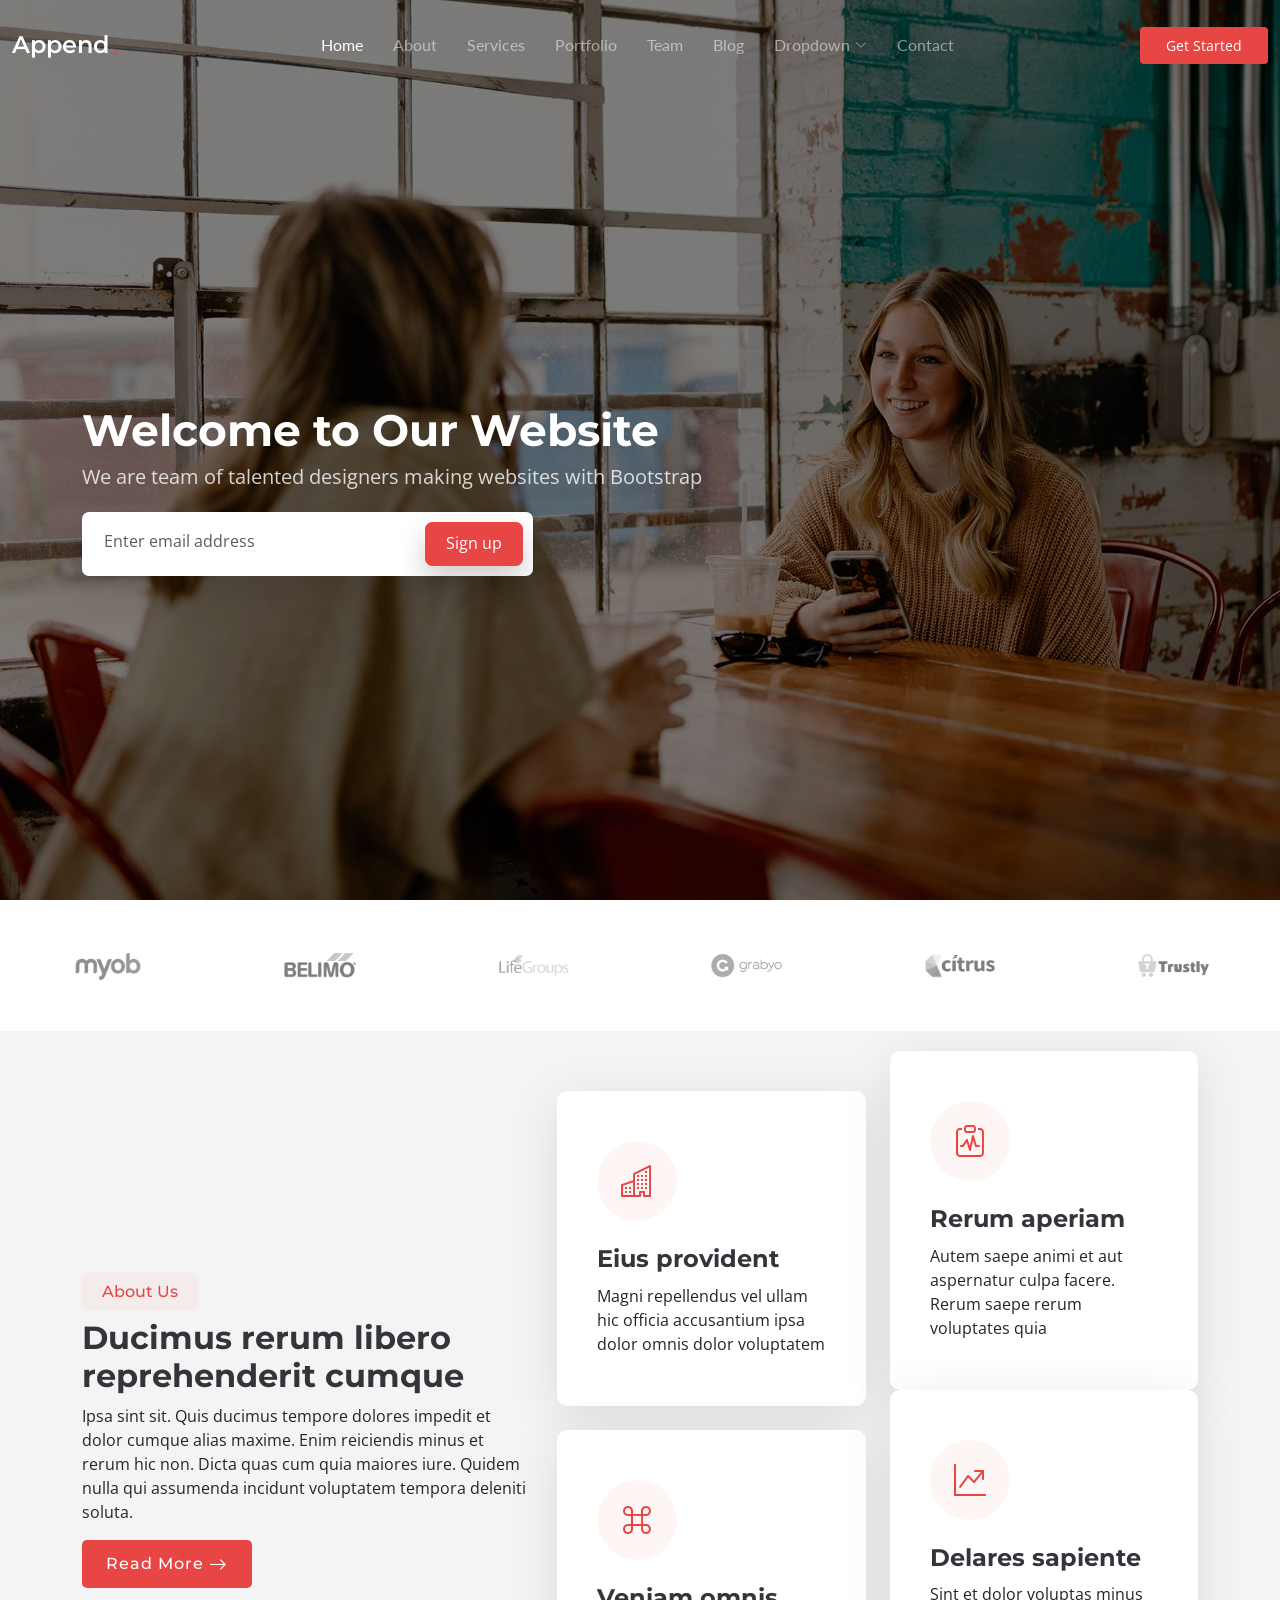
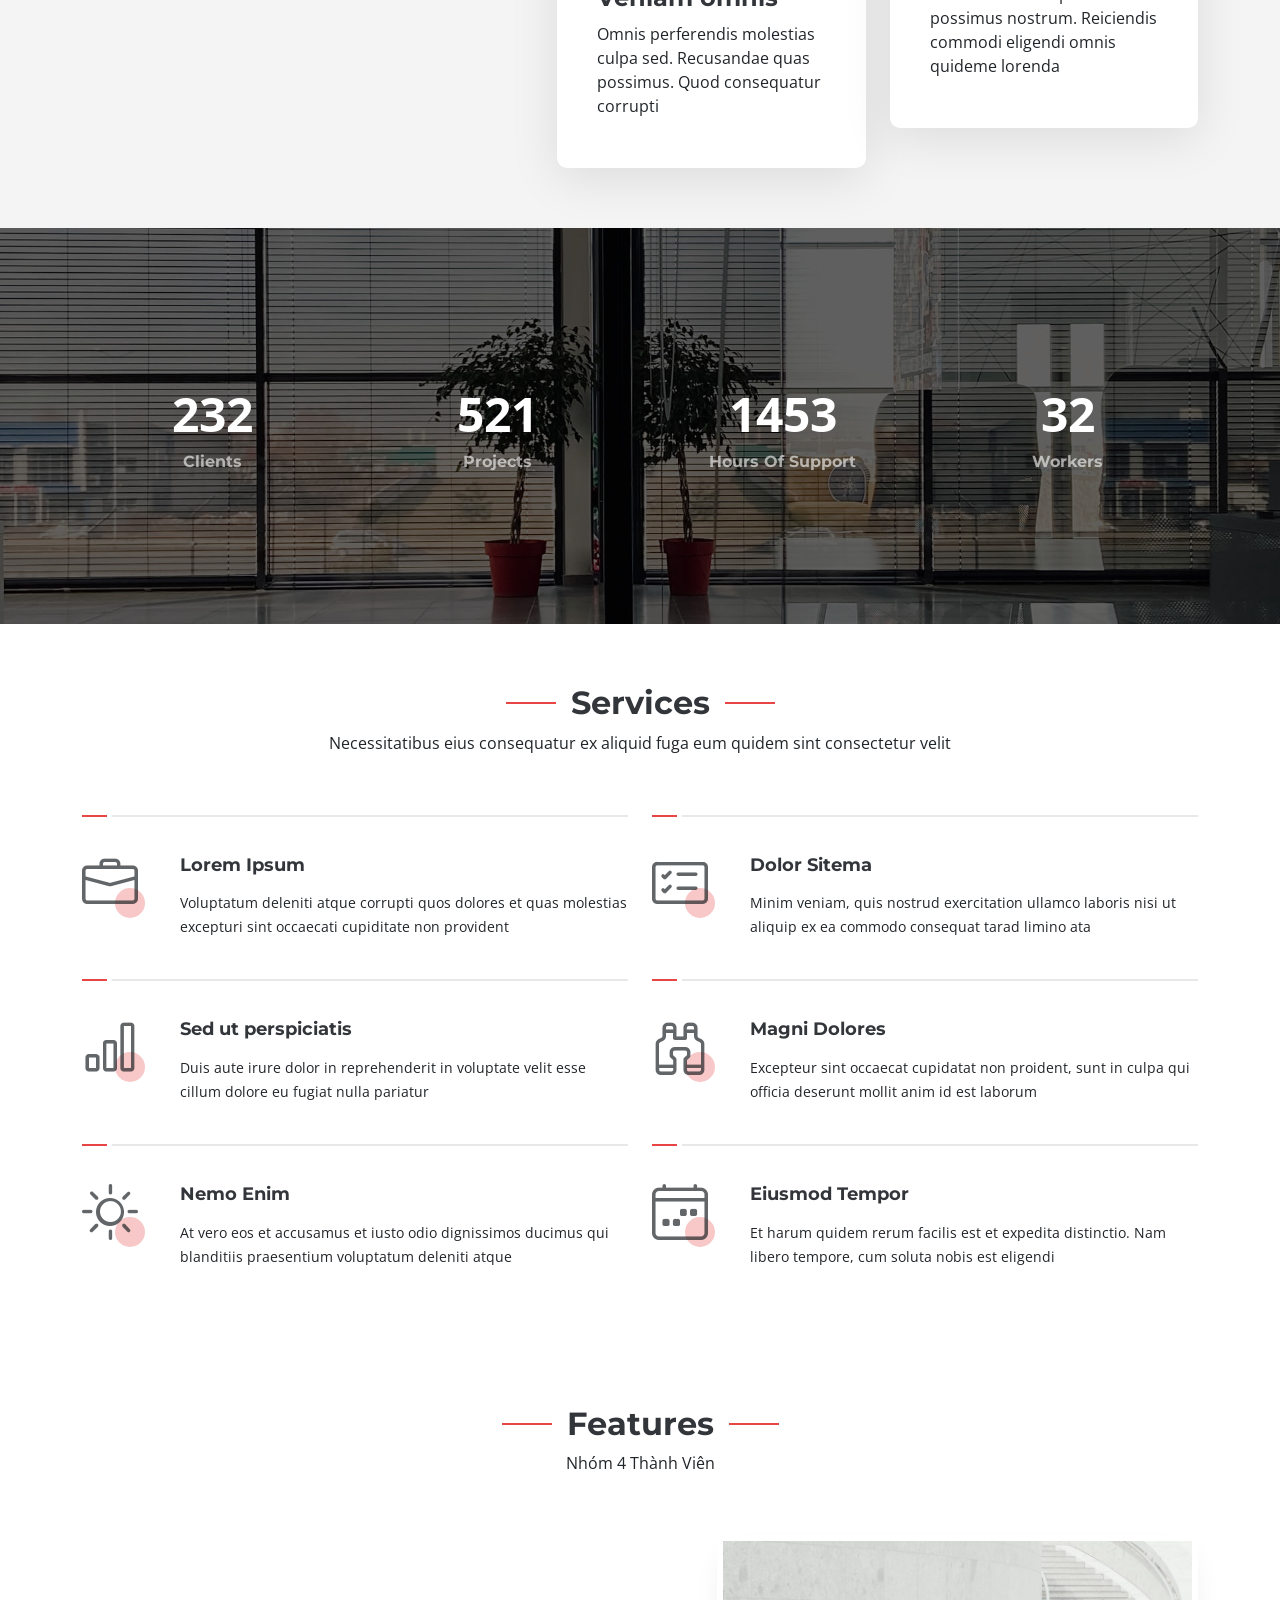
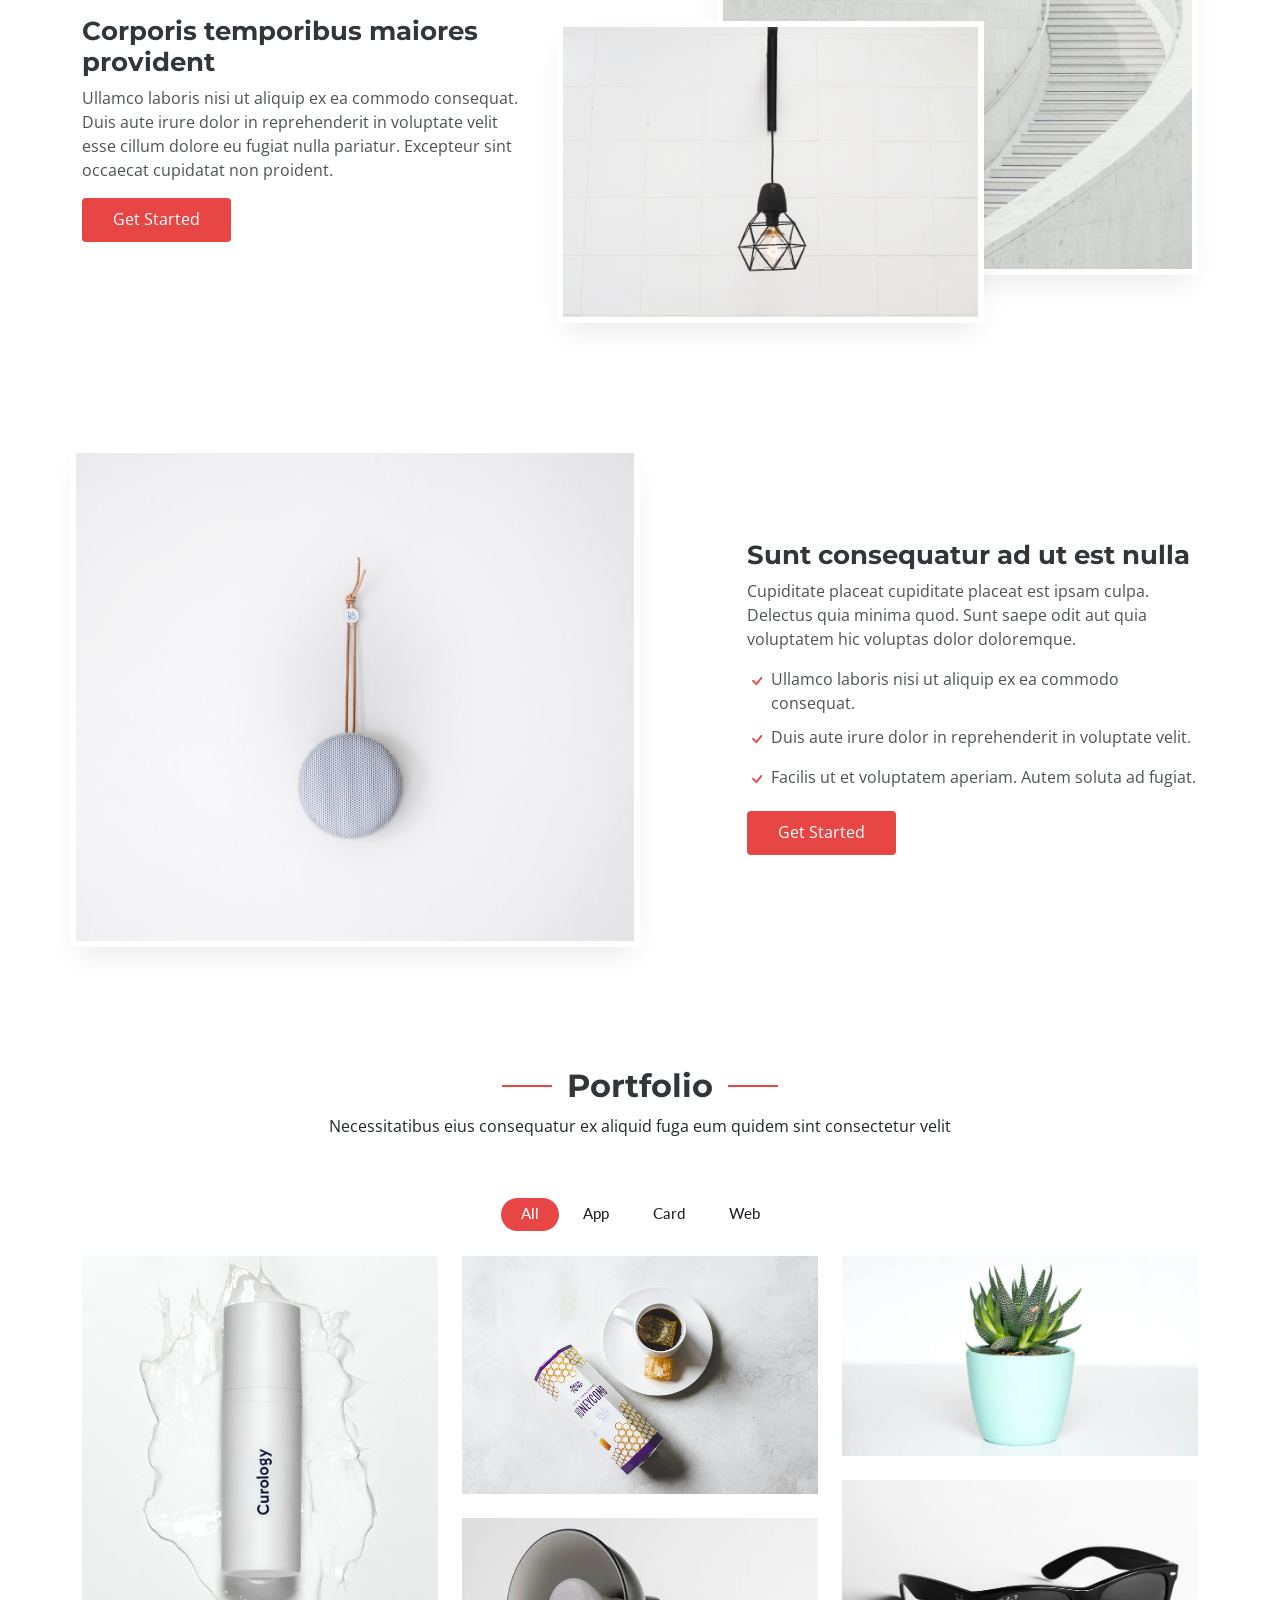
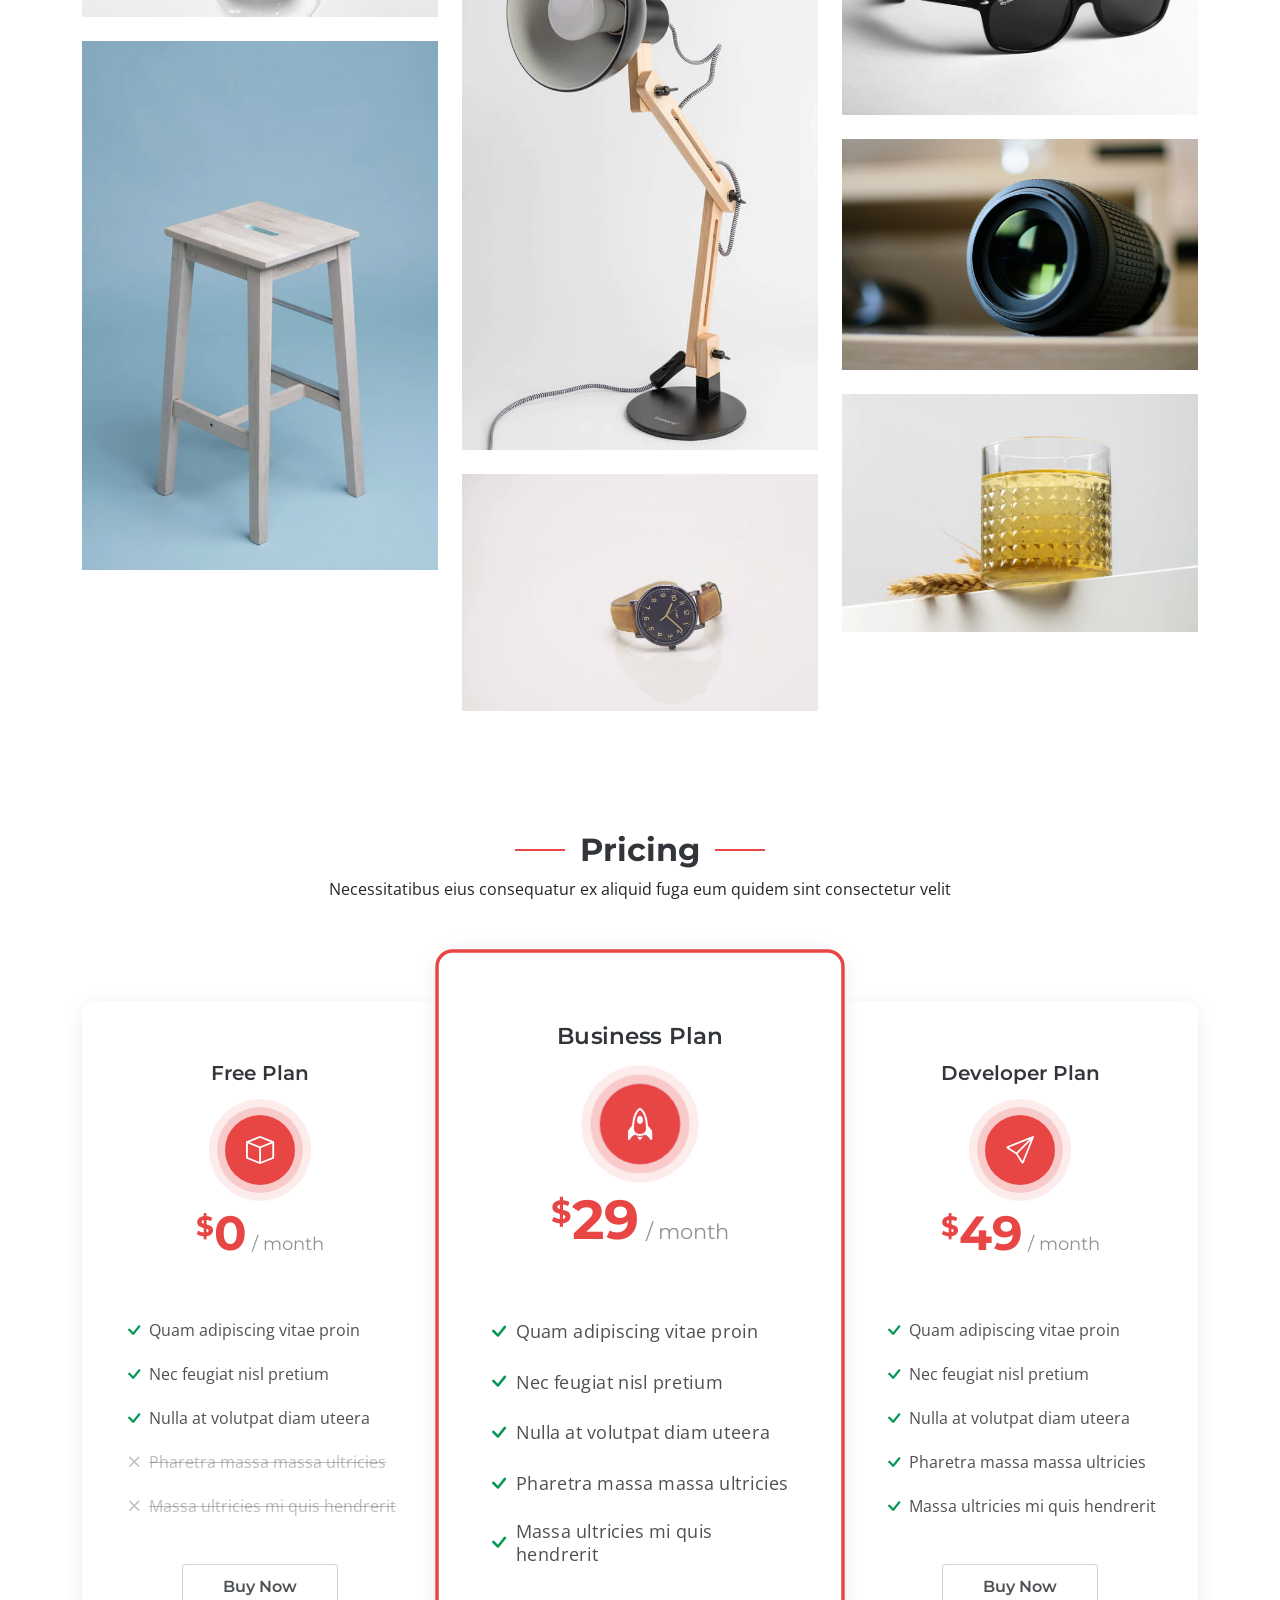
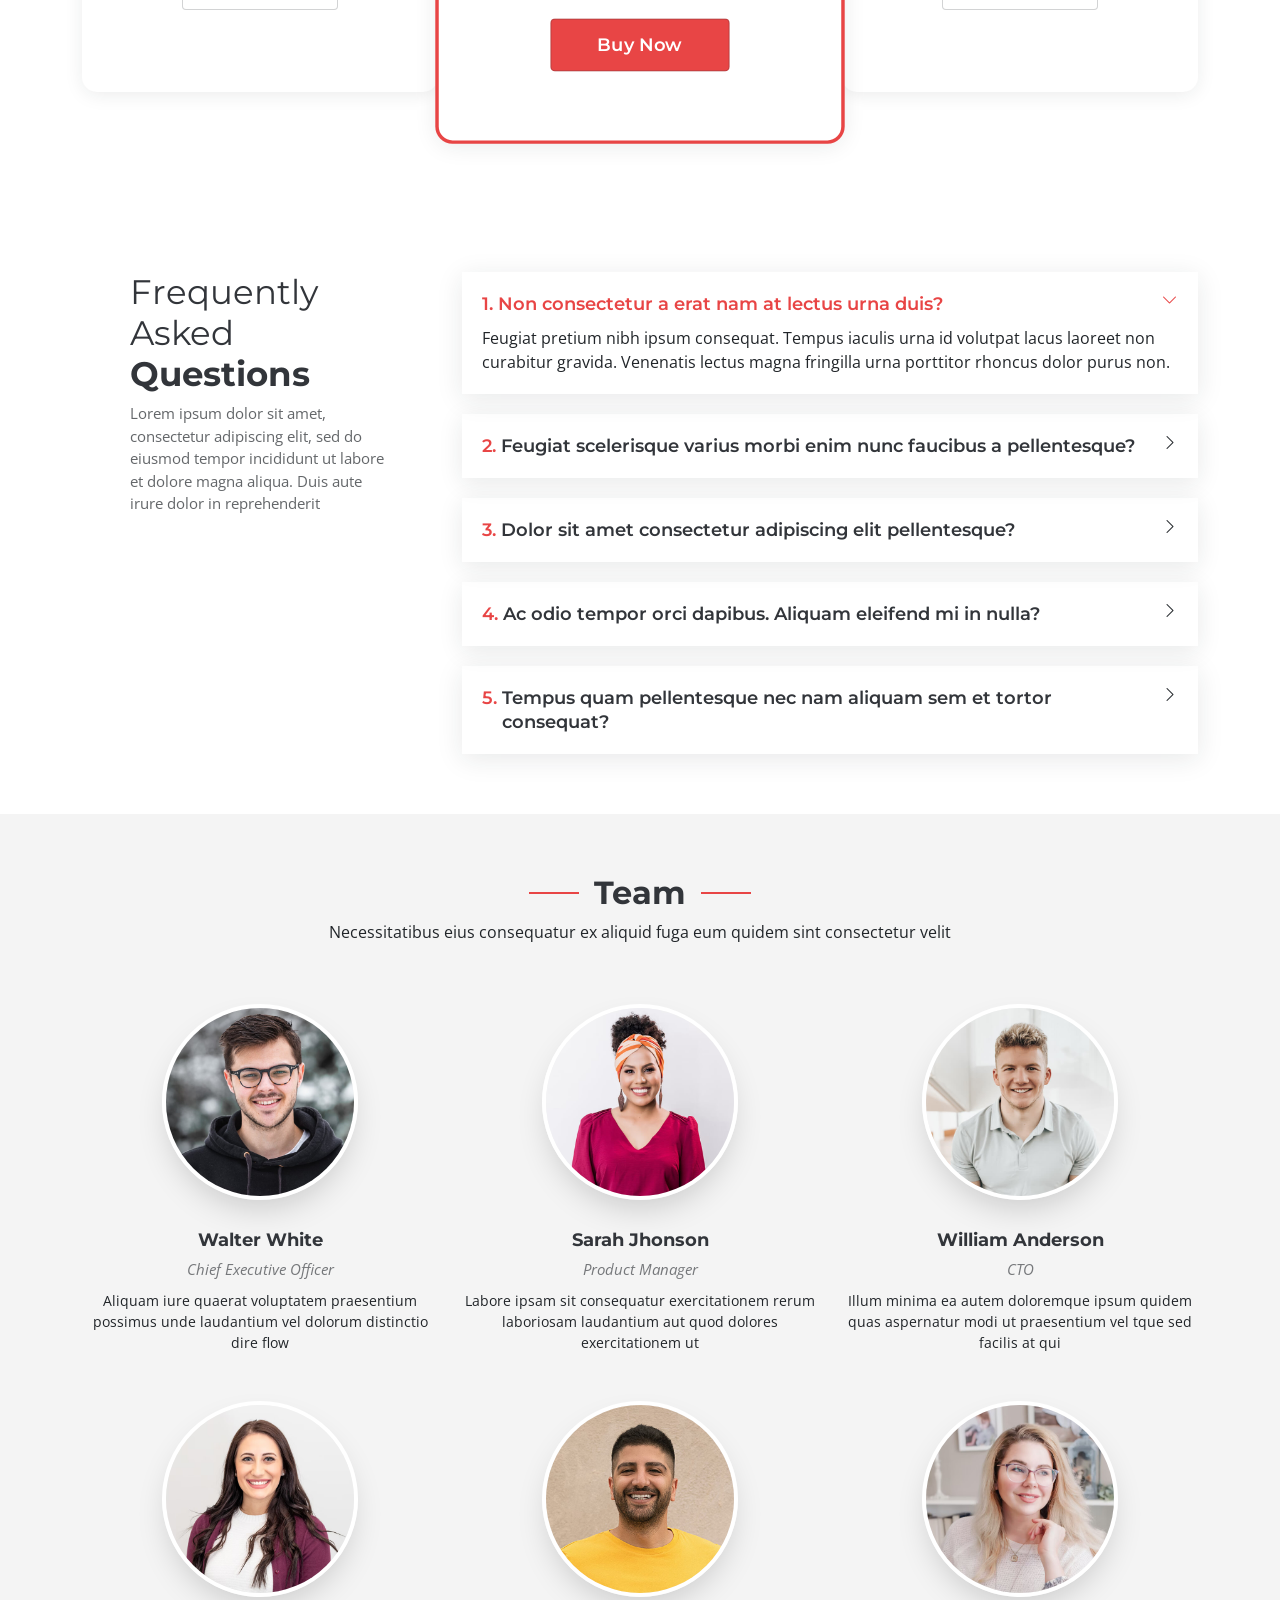
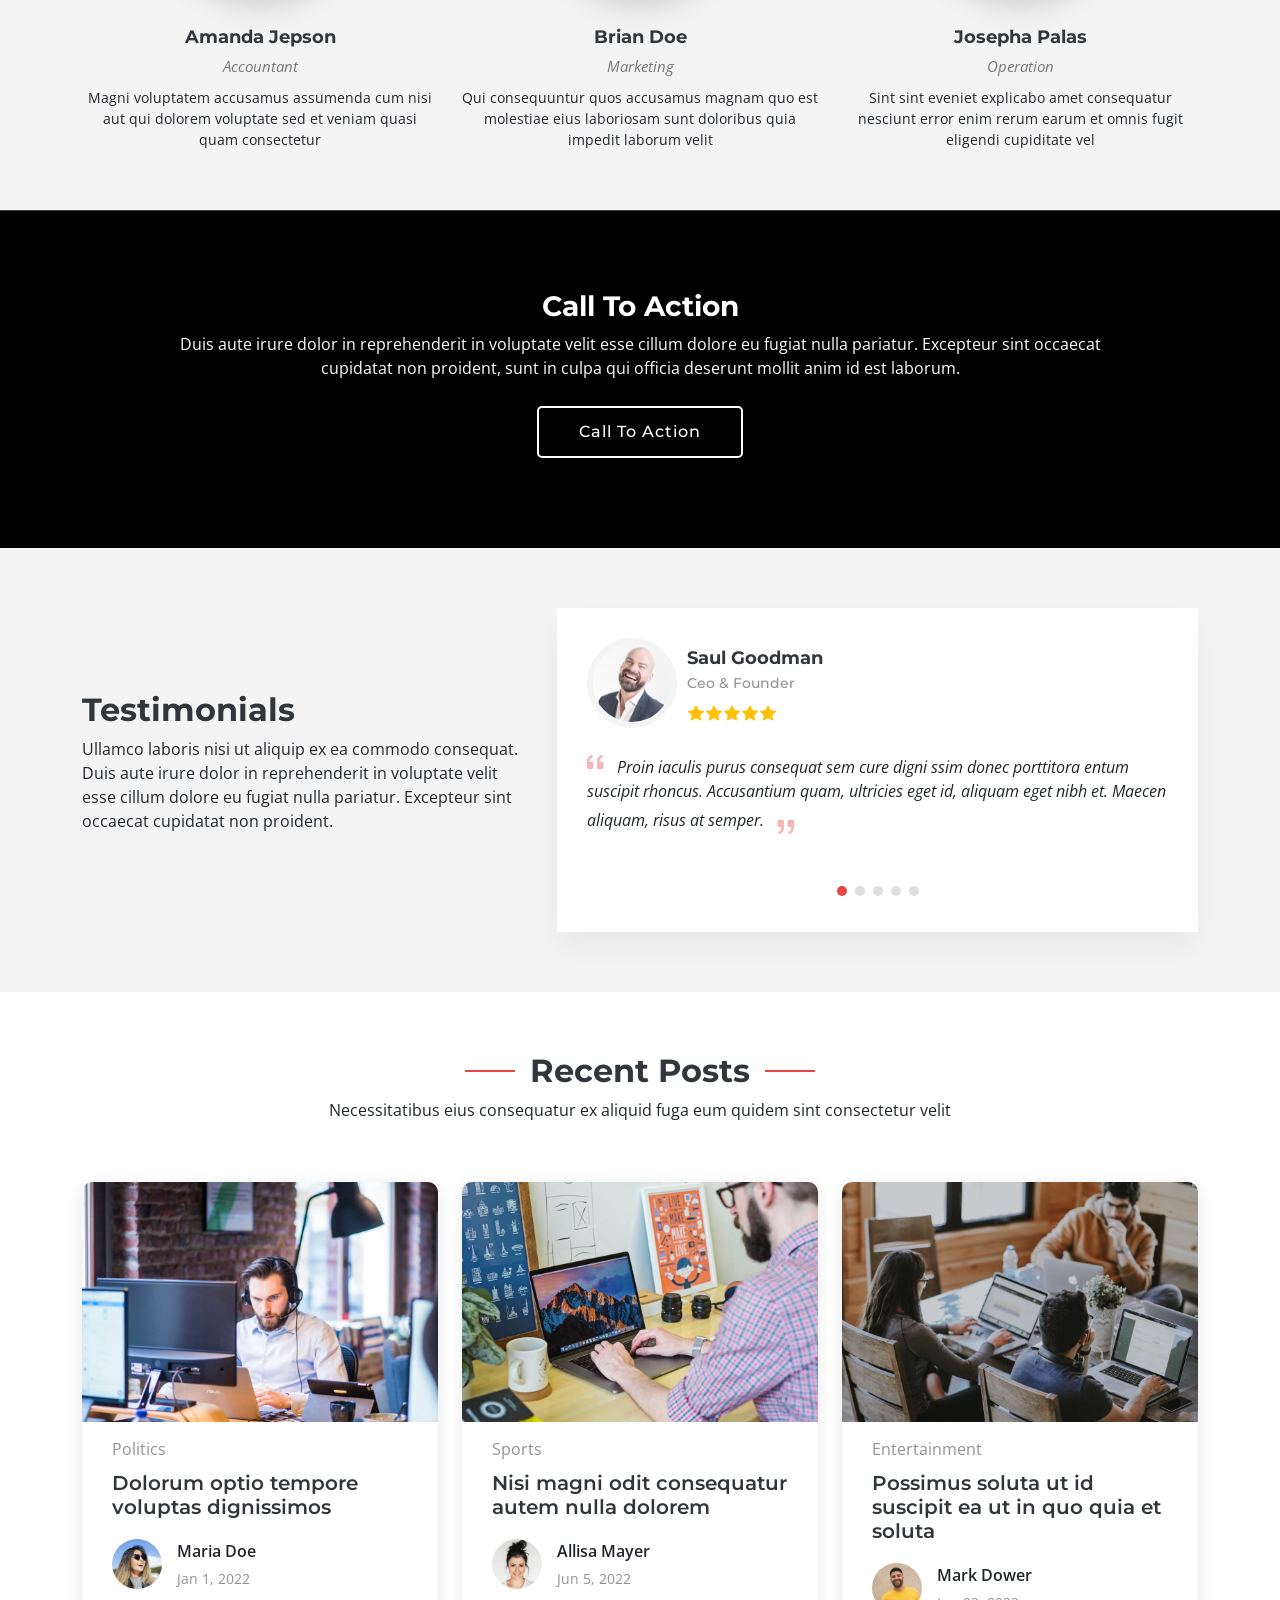
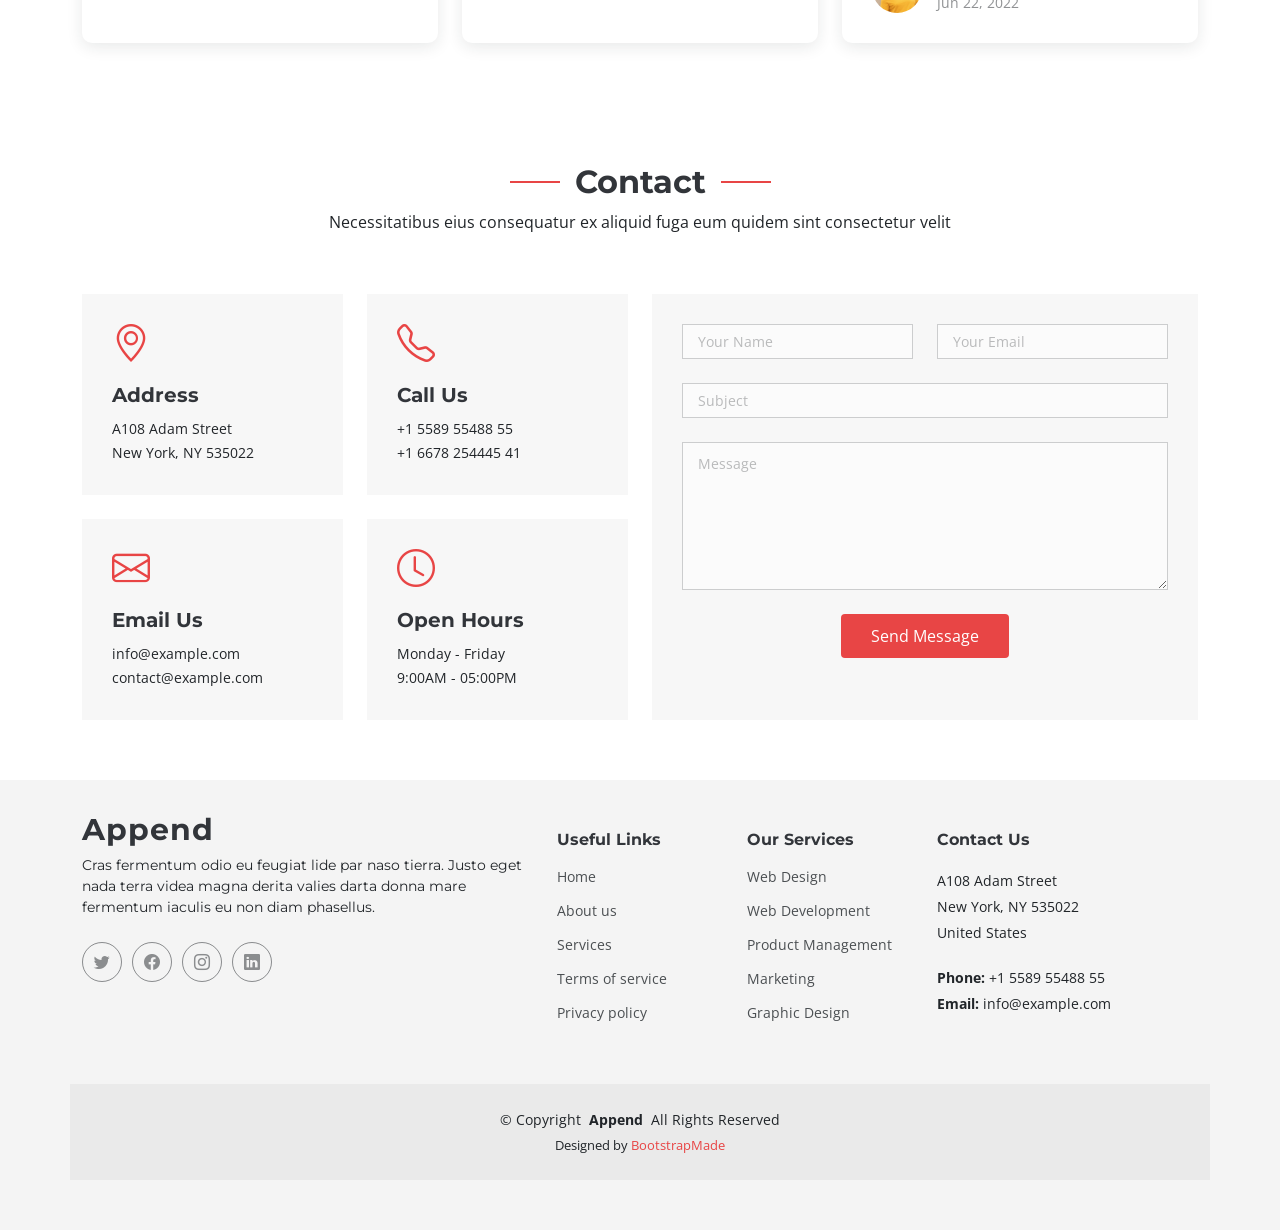
<file: case_study/src/main/webapp/display/logic/index.html>
<!DOCTYPE html>
<html lang="en">
<link rel="stylesheet" href="https://cdn.jsdelivr.net/npm/bootstrap@4.6.2/dist/css/bootstrap.min.css" integrity="sha384-xOolHFLEh07PJGoPkLv1IbcEPTNtaed2xpHsD9ESMhqIYd0nLMwNLD69Npy4HI+N" crossorigin="anonymous">
<script src="https://cdn.jsdelivr.net/npm/jquery@3.5.1/dist/jquery.slim.min.js" integrity="sha384-DfXdz2htPH0lsSSs5nCTpuj/zy4C+OGpamoFVy38MVBnE+IbbVYUew+OrCXaRkfj" crossorigin="anonymous"></script>
<script src="https://cdn.jsdelivr.net/npm/bootstrap@4.6.2/dist/js/bootstrap.bundle.min.js" integrity="sha384-Fy6S3B9q64WdZWQUiU+q4/2Lc9npb8tCaSX9FK7E8HnRr0Jz8D6OP9dO5Vg3Q9ct" crossorigin="anonymous"></script>

<head>
  <meta charset="utf-8">
  <meta content="width=device-width, initial-scale=1.0" name="viewport">

  <title>Home - Append Bootstrap Temlate</title>
  <meta content="" name="description">
  <meta content="" name="keywords">

  <!-- Favicons -->
  <link href="../daodien/img/favicon.png" rel="icon">
  <link href="../daodien/img/apple-touch-icon.png" rel="apple-touch-icon">

  <!-- Fonts -->
  <link href="https://fonts.googleapis.com" rel="preconnect">
  <link href="https://fonts.gstatic.com" rel="preconnect" crossorigin>
  <link href="https://fonts.googleapis.com/css2?family=Open+Sans:ital,wght@0,300;0,400;0,500;0,600;0,700;0,800;1,300;1,400;1,500;1,600;1,700;1,800&family=Montserrat:ital,wght@0,100;0,200;0,300;0,400;0,500;0,600;0,700;0,800;0,900;1,100;1,200;1,300;1,400;1,500;1,600;1,700;1,800;1,900&family=Lato:ital,wght@0,100;0,300;0,400;0,700;0,900;1,100;1,300;1,400;1,700;1,900&display=swap" rel="stylesheet">

  <!-- Vendor CSS Files -->
  <link href="../daodien/vendor/bootstrap/css/bootstrap.min.css" rel="stylesheet">
  <link href="../daodien/vendor/bootstrap-icons/bootstrap-icons.css" rel="stylesheet">
  <link href="../daodien/vendor/glightbox/css/glightbox.min.css" rel="stylesheet">
  <link href="../daodien/vendor/swiper/swiper-bundle.min.css" rel="stylesheet">
  <link href="../daodien/vendor/aos/aos.css" rel="stylesheet">

  <!-- Template Main CSS File -->
  <link href="../daodien/css/main.css" rel="stylesheet">

  <!-- =======================================================
  * Template Name: Append
  * Updated: Jul 27 2023 with Bootstrap v5.3.1
  * Template URL: https://bootstrapmade.com/append-bootstrap-website-template/
  * Author: BootstrapMade.com
  * License: https://bootstrapmade.com/license/
  ======================================================== -->
</head>

<body class="index-page" data-bs-spy="scroll" data-bs-target="#navmenu">

  <!-- ======= Header ======= -->
  <header id="header" class="header fixed-top d-flex align-items-center">
    <div class="container-fluid d-flex align-items-center justify-content-between">

      <a href="index.html" class="logo d-flex align-items-center me-auto me-xl-0">
        <!-- Uncomment the line below if you also wish to use an image logo -->
        <!-- <img src="assets/img/logo.png" alt=""> -->
        <h1>Append</h1>
        <span>.</span>
      </a>

      <!-- Nav Menu -->
      <nav id="navmenu" class="navmenu">
        <ul>
          <li><a href="index.html#hero" class="active">Home</a></li>
          <li><a href="index.html#about">About</a></li>
          <li><a href="index.html#services">Services</a></li>
          <li><a href="index.html#portfolio">Portfolio</a></li>
          <li><a href="index.html#team">Team</a></li>
          <li><a href="blog.html">Blog</a></li>
          <li class="dropdown has-dropdown"><a href="#"><span>Dropdown</span> <i class="bi bi-chevron-down"></i></a>
            <ul class="dd-box-shadow">
              <li><a href="#">Dropdown 1</a></li>
              <li class="dropdown has-dropdown"><a href="#"><span>Deep Dropdown</span> <i class="bi bi-chevron-down"></i></a>
                <ul class="dd-box-shadow">
                  <li><a href="#">Deep Dropdown 1</a></li>
                  <li><a href="#">Deep Dropdown 2</a></li>
                  <li><a href="#">Deep Dropdown 3</a></li>
                  <li><a href="#">Deep Dropdown 4</a></li>
                  <li><a href="#">Deep Dropdown 5</a></li>
                </ul>
              </li>
              <li><a href="#">Dropdown 2</a></li>
              <li><a href="#">Dropdown 3</a></li>
              <li><a href="#">Dropdown 4</a></li>
            </ul>
          </li>
          <li><a href="index.html#contact">Contact</a></li>
        </ul>

        <i class="mobile-nav-toggle d-xl-none bi bi-list"></i>
      </nav><!-- End Nav Menu -->

      <a class="btn-getstarted" href="index.html#about">Get Started</a>

    </div>
  </header><!-- End Header -->

  <main id="main">

    <!-- Hero Section - Home Page -->
    <section id="hero" class="hero">

      <img src="../daodien/img/hero-bg.jpg" alt="" data-aos="fade-in">

      <div class="container">
        <div class="row">
          <div class="col-lg-10">
            <h2 data-aos="fade-up" data-aos-delay="100">Welcome to Our Website</h2>
            <p data-aos="fade-up" data-aos-delay="200">We are team of talented designers making websites with Bootstrap</p>
          </div>
          <div class="col-lg-5">
            <form action="#" class="sign-up-form d-flex" data-aos="fade-up" data-aos-delay="300">
              <input type="text" class="form-control" placeholder="Enter email address">
              <input type="submit" class="btn btn-primary" value="Sign up">
            </form>
          </div>
        </div>
      </div>

    </section><!-- End Hero Section -->

    <!-- Clients Section - Home Page -->
    <section id="clients" class="clients">

      <div class="container-fluid" data-aos="fade-up">

        <div class="row gy-4">

          <div class="col-xl-2 col-md-3 col-6 client-logo">
            <img src="../daodien/img/clients/client-1.png" class="img-fluid" alt="">
          </div><!-- End Client Item -->

          <div class="col-xl-2 col-md-3 col-6 client-logo">
            <img src="../daodien/img/clients/client-2.png" class="img-fluid" alt="">
          </div><!-- End Client Item -->

          <div class="col-xl-2 col-md-3 col-6 client-logo">
            <img src="../daodien/img/clients/client-3.png" class="img-fluid" alt="">
          </div><!-- End Client Item -->

          <div class="col-xl-2 col-md-3 col-6 client-logo">
            <img src="../daodien/img/clients/client-4.png" class="img-fluid" alt="">
          </div><!-- End Client Item -->

          <div class="col-xl-2 col-md-3 col-6 client-logo">
            <img src="../daodien/img/clients/client-5.png" class="img-fluid" alt="">
          </div><!-- End Client Item -->

          <div class="col-xl-2 col-md-3 col-6 client-logo">
            <img src="../daodien/img/clients/client-6.png" class="img-fluid" alt="">
          </div><!-- End Client Item -->

        </div>

      </div>

    </section><!-- End Clients Section -->

    <!-- About Section - Home Page -->
    <section id="about" class="about">

      <div class="container" data-aos="fade-up" data-aos-delay="100">
        <div class="row align-items-xl-center gy-5">

          <div class="col-xl-5 content">
            <h3>About Us</h3>
            <h2>Ducimus rerum libero reprehenderit cumque</h2>
            <p>Ipsa sint sit. Quis ducimus tempore dolores impedit et dolor cumque alias maxime. Enim reiciendis minus et rerum hic non. Dicta quas cum quia maiores iure. Quidem nulla qui assumenda incidunt voluptatem tempora deleniti soluta.</p>
            <a href="#" class="read-more"><span>Read More</span><i class="bi bi-arrow-right"></i></a>
          </div>

          <div class="col-xl-7">
            <div class="row gy-4 icon-boxes">

              <div class="col-md-6" data-aos="fade-up" data-aos-delay="200">
                <div class="icon-box">
                  <i class="bi bi-buildings"></i>
                  <h3>Eius provident</h3>
                  <p>Magni repellendus vel ullam hic officia accusantium ipsa dolor omnis dolor voluptatem</p>
                </div>
              </div> <!-- End Icon Box -->

              <div class="col-md-6" data-aos="fade-up" data-aos-delay="300">
                <div class="icon-box">
                  <i class="bi bi-clipboard-pulse"></i>
                  <h3>Rerum aperiam</h3>
                  <p>Autem saepe animi et aut aspernatur culpa facere. Rerum saepe rerum voluptates quia</p>
                </div>
              </div> <!-- End Icon Box -->

              <div class="col-md-6" data-aos="fade-up" data-aos-delay="400">
                <div class="icon-box">
                  <i class="bi bi-command"></i>
                  <h3>Veniam omnis</h3>
                  <p>Omnis perferendis molestias culpa sed. Recusandae quas possimus. Quod consequatur corrupti</p>
                </div>
              </div> <!-- End Icon Box -->

              <div class="col-md-6" data-aos="fade-up" data-aos-delay="500">
                <div class="icon-box">
                  <i class="bi bi-graph-up-arrow"></i>
                  <h3>Delares sapiente</h3>
                  <p>Sint et dolor voluptas minus possimus nostrum. Reiciendis commodi eligendi omnis quideme lorenda</p>
                </div>
              </div> <!-- End Icon Box -->

            </div>
          </div>

        </div>
      </div>

    </section><!-- End About Section -->

    <!-- Stats Section - Home Page -->
    <section id="stats" class="stats">

      <img src="../daodien/img/stats-bg.jpg" alt="" data-aos="fade-in">

      <div class="container position-relative" data-aos="fade-up" data-aos-delay="100">

        <div class="row gy-4">

          <div class="col-lg-3 col-md-6">
            <div class="stats-item text-center w-100 h-100">
              <span data-purecounter-start="0" data-purecounter-end="232" data-purecounter-duration="1" class="purecounter"></span>
              <p>Clients</p>
            </div>
          </div><!-- End Stats Item -->

          <div class="col-lg-3 col-md-6">
            <div class="stats-item text-center w-100 h-100">
              <span data-purecounter-start="0" data-purecounter-end="521" data-purecounter-duration="1" class="purecounter"></span>
              <p>Projects</p>
            </div>
          </div><!-- End Stats Item -->

          <div class="col-lg-3 col-md-6">
            <div class="stats-item text-center w-100 h-100">
              <span data-purecounter-start="0" data-purecounter-end="1453" data-purecounter-duration="1" class="purecounter"></span>
              <p>Hours Of Support</p>
            </div>
          </div><!-- End Stats Item -->

          <div class="col-lg-3 col-md-6">
            <div class="stats-item text-center w-100 h-100">
              <span data-purecounter-start="0" data-purecounter-end="32" data-purecounter-duration="1" class="purecounter"></span>
              <p>Workers</p>
            </div>
          </div><!-- End Stats Item -->

        </div>

      </div>

    </section><!-- End Stats Section -->

    <!-- Services Section - Home Page -->
    <section id="services" class="services">

      <!--  Section Title -->
      <div class="container section-title" data-aos="fade-up">
        <h2>Services</h2>
        <p>Necessitatibus eius consequatur ex aliquid fuga eum quidem sint consectetur velit</p>
      </div><!-- End Section Title -->

      <div class="container">

        <div class="row gy-4">

          <div class="col-lg-6 " data-aos="fade-up" data-aos-delay="100">
            <div class="service-item d-flex">
              <div class="icon flex-shrink-0"><i class="bi bi-briefcase"></i></div>
              <div>
                <h4 class="title"><a href="services-details.html" class="stretched-link">Lorem Ipsum</a></h4>
                <p class="description">Voluptatum deleniti atque corrupti quos dolores et quas molestias excepturi sint occaecati cupiditate non provident</p>
              </div>
            </div>
          </div>
          <!-- End Service Item -->

          <div class="col-lg-6 " data-aos="fade-up" data-aos-delay="200">
            <div class="service-item d-flex">
              <div class="icon flex-shrink-0"><i class="bi bi-card-checklist"></i></div>
              <div>
                <h4 class="title"><a href="services-details.html" class="stretched-link">Dolor Sitema</a></h4>
                <p class="description">Minim veniam, quis nostrud exercitation ullamco laboris nisi ut aliquip ex ea commodo consequat tarad limino ata</p>
              </div>
            </div>
          </div><!-- End Service Item -->

          <div class="col-lg-6 " data-aos="fade-up" data-aos-delay="300">
            <div class="service-item d-flex">
              <div class="icon flex-shrink-0"><i class="bi bi-bar-chart"></i></div>
              <div>
                <h4 class="title"><a href="services-details.html" class="stretched-link">Sed ut perspiciatis</a></h4>
                <p class="description">Duis aute irure dolor in reprehenderit in voluptate velit esse cillum dolore eu fugiat nulla pariatur</p>
              </div>
            </div>
          </div><!-- End Service Item -->

          <div class="col-lg-6 " data-aos="fade-up" data-aos-delay="400">
            <div class="service-item d-flex">
              <div class="icon flex-shrink-0"><i class="bi bi-binoculars"></i></div>
              <div>
                <h4 class="title"><a href="services-details.html" class="stretched-link">Magni Dolores</a></h4>
                <p class="description">Excepteur sint occaecat cupidatat non proident, sunt in culpa qui officia deserunt mollit anim id est laborum</p>
              </div>
            </div>
          </div><!-- End Service Item -->

          <div class="col-lg-6 " data-aos="fade-up" data-aos-delay="500">
            <div class="service-item d-flex">
              <div class="icon flex-shrink-0"><i class="bi bi-brightness-high"></i></div>
              <div>
                <h4 class="title"><a href="services-details.html" class="stretched-link">Nemo Enim</a></h4>
                <p class="description">At vero eos et accusamus et iusto odio dignissimos ducimus qui blanditiis praesentium voluptatum deleniti atque</p>
              </div>
            </div>
          </div><!-- End Service Item -->

          <div class="col-lg-6 " data-aos="fade-up" data-aos-delay="600">
            <div class="service-item d-flex">
              <div class="icon flex-shrink-0"><i class="bi bi-calendar4-week"></i></div>
              <div>
                <h4 class="title"><a href="services-details.html" class="stretched-link">Eiusmod Tempor</a></h4>
                <p class="description">Et harum quidem rerum facilis est et expedita distinctio. Nam libero tempore, cum soluta nobis est eligendi</p>
              </div>
            </div>
          </div><!-- End Service Item -->

        </div>

      </div>

    </section><!-- End Services Section -->

    <!-- Features Section - Home Page -->
    <section id="features" class="features">

      <!--  Section Title -->
      <div class="container section-title" data-aos="fade-up">
        <h2>Features</h2>
        <p>Nhóm 4 Thành Viên </p>
      </div><!-- End Section Title -->

      <div class="container">

        <div class="row gy-4 align-items-center features-item">
          <div class="col-lg-5 order-2 order-lg-1" data-aos="fade-up" data-aos-delay="200">
            <h3>Corporis temporibus maiores provident</h3>
            <p>
              Ullamco laboris nisi ut aliquip ex ea commodo consequat. Duis aute irure dolor in reprehenderit in voluptate
              velit esse cillum dolore eu fugiat nulla pariatur. Excepteur sint occaecat cupidatat non proident.
            </p>
            <a href="#" class="btn btn-get-started">Get Started</a>
          </div>
          <div class="col-lg-7 order-1 order-lg-2 d-flex align-items-center" data-aos="zoom-out" data-aos-delay="100">
            <div class="image-stack">
              <img src="../daodien/img/features-light-1.jpg" alt="" class="stack-front">
              <img src="../daodien/img/features-light-2.jpg" alt="" class="stack-back">
            </div>
          </div>
        </div><!-- Features Item -->

        <div class="row gy-4 align-items-stretch justify-content-between features-item ">
          <div class="col-lg-6 d-flex align-items-center features-img-bg" data-aos="zoom-out">
            <img src="../daodien/img/features-light-3.jpg" class="img-fluid" alt="">
          </div>
          <div class="col-lg-5 d-flex justify-content-center flex-column" data-aos="fade-up">
            <h3>Sunt consequatur ad ut est nulla</h3>
            <p>Cupiditate placeat cupiditate placeat est ipsam culpa. Delectus quia minima quod. Sunt saepe odit aut quia voluptatem hic voluptas dolor doloremque.</p>
            <ul>
              <li><i class="bi bi-check"></i> <span>Ullamco laboris nisi ut aliquip ex ea commodo consequat.</span></li>
              <li><i class="bi bi-check"></i><span> Duis aute irure dolor in reprehenderit in voluptate velit.</span></li>
              <li><i class="bi bi-check"></i> <span>Facilis ut et voluptatem aperiam. Autem soluta ad fugiat</span>.</li>
            </ul>
            <a href="#" class="btn btn-get-started align-self-start">Get Started</a>
          </div>
        </div><!-- Features Item -->

      </div>

    </section><!-- End Features Section -->

    <!-- Portfolio Section - Home Page -->
    <section id="portfolio" class="portfolio">

      <!--  Section Title -->
      <div class="container section-title" data-aos="fade-up">
        <h2>Portfolio</h2>
        <p>Necessitatibus eius consequatur ex aliquid fuga eum quidem sint consectetur velit</p>
      </div><!-- End Section Title -->

      <div class="container">

        <div class="isotope-layout" data-default-filter="*" data-layout="masonry" data-sort="original-order">

          <ul class="portfolio-filters isotope-filters" data-aos="fade-up" data-aos-delay="100">
            <li data-filter="*" class="filter-active">All</li>
            <li data-filter=".filter-app">App</li>
            <li data-filter=".filter-product">Card</li>
            <li data-filter=".filter-branding">Web</li>
          </ul><!-- End Portfolio Filters -->

          <div class="row gy-4 isotope-container" data-aos="fade-up" data-aos-delay="200">

            <div class="col-lg-4 col-md-6 portfolio-item isotope-item filter-app">
              <img src="../daodien/img/masonry-portfolio/masonry-portfolio-1.jpg" class="img-fluid" alt="">
              <div class="portfolio-info">
                <h4>App 1</h4>
                <p>Lorem ipsum, dolor sit</p>
                <a href="../daodien/img/masonry-portfolio/masonry-portfolio-1.jpg" title="App 1" data-gallery="portfolio-gallery-app" class="glightbox preview-link"><i class="bi bi-zoom-in"></i></a>
                <a href="portfolio-details.html" title="More Details" class="details-link"><i class="bi bi-link-45deg"></i></a>
              </div>
            </div><!-- End Portfolio Item -->

            <div class="col-lg-4 col-md-6 portfolio-item isotope-item filter-product">
              <img src="../daodien/img/masonry-portfolio/masonry-portfolio-2.jpg" class="img-fluid" alt="">
              <div class="portfolio-info">
                <h4>Product 1</h4>
                <p>Lorem ipsum, dolor sit</p>
                <a href="../daodien/img/masonry-portfolio/masonry-portfolio-2.jpg" title="Product 1" data-gallery="portfolio-gallery-product" class="glightbox preview-link"><i class="bi bi-zoom-in"></i></a>
                <a href="portfolio-details.html" title="More Details" class="details-link"><i class="bi bi-link-45deg"></i></a>
              </div>
            </div><!-- End Portfolio Item -->

            <div class="col-lg-4 col-md-6 portfolio-item isotope-item filter-branding">
              <img src="../daodien/img/masonry-portfolio/masonry-portfolio-3.jpg" class="img-fluid" alt="">
              <div class="portfolio-info">
                <h4>Branding 1</h4>
                <p>Lorem ipsum, dolor sit</p>
                <a href="../daodien/img/masonry-portfolio/masonry-portfolio-3.jpg" title="Branding 1" data-gallery="portfolio-gallery-branding" class="glightbox preview-link"><i class="bi bi-zoom-in"></i></a>
                <a href="portfolio-details.html" title="More Details" class="details-link"><i class="bi bi-link-45deg"></i></a>
              </div>
            </div><!-- End Portfolio Item -->

            <div class="col-lg-4 col-md-6 portfolio-item isotope-item filter-app">
              <img src="../daodien/img/masonry-portfolio/masonry-portfolio-4.jpg" class="img-fluid" alt="">
              <div class="portfolio-info">
                <h4>App 2</h4>
                <p>Lorem ipsum, dolor sit</p>
                <a href="../daodien/img/masonry-portfolio/masonry-portfolio-4.jpg" title="App 2" data-gallery="portfolio-gallery-app" class="glightbox preview-link"><i class="bi bi-zoom-in"></i></a>
                <a href="portfolio-details.html" title="More Details" class="details-link"><i class="bi bi-link-45deg"></i></a>
              </div>
            </div><!-- End Portfolio Item -->

            <div class="col-lg-4 col-md-6 portfolio-item isotope-item filter-product">
              <img src="../daodien/img/masonry-portfolio/masonry-portfolio-5.jpg" class="img-fluid" alt="">
              <div class="portfolio-info">
                <h4>Product 2</h4>
                <p>Lorem ipsum, dolor sit</p>
                <a href="../daodien/img/masonry-portfolio/masonry-portfolio-5.jpg" title="Product 2" data-gallery="portfolio-gallery-product" class="glightbox preview-link"><i class="bi bi-zoom-in"></i></a>
                <a href="portfolio-details.html" title="More Details" class="details-link"><i class="bi bi-link-45deg"></i></a>
              </div>
            </div><!-- End Portfolio Item -->

            <div class="col-lg-4 col-md-6 portfolio-item isotope-item filter-branding">
              <img src="../daodien/img/masonry-portfolio/masonry-portfolio-6.jpg" class="img-fluid" alt="">
              <div class="portfolio-info">
                <h4>Branding 2</h4>
                <p>Lorem ipsum, dolor sit</p>
                <a href="../daodien/img/masonry-portfolio/masonry-portfolio-6.jpg" title="Branding 2" data-gallery="portfolio-gallery-branding" class="glightbox preview-link"><i class="bi bi-zoom-in"></i></a>
                <a href="portfolio-details.html" title="More Details" class="details-link"><i class="bi bi-link-45deg"></i></a>
              </div>
            </div><!-- End Portfolio Item -->

            <div class="col-lg-4 col-md-6 portfolio-item isotope-item filter-app">
              <img src="../daodien/img/masonry-portfolio/masonry-portfolio-7.jpg" class="img-fluid" alt="">
              <div class="portfolio-info">
                <h4>App 3</h4>
                <p>Lorem ipsum, dolor sit</p>
                <a href="../daodien/img/masonry-portfolio/masonry-portfolio-7.jpg" title="App 3" data-gallery="portfolio-gallery-app" class="glightbox preview-link"><i class="bi bi-zoom-in"></i></a>
                <a href="portfolio-details.html" title="More Details" class="details-link"><i class="bi bi-link-45deg"></i></a>
              </div>
            </div><!-- End Portfolio Item -->

            <div class="col-lg-4 col-md-6 portfolio-item isotope-item filter-product">
              <img src="../daodien/img/masonry-portfolio/masonry-portfolio-8.jpg" class="img-fluid" alt="">
              <div class="portfolio-info">
                <h4>Product 3</h4>
                <p>Lorem ipsum, dolor sit</p>
                <a href="../daodien/img/masonry-portfolio/masonry-portfolio-8.jpg" title="Product 3" data-gallery="portfolio-gallery-product" class="glightbox preview-link"><i class="bi bi-zoom-in"></i></a>
                <a href="portfolio-details.html" title="More Details" class="details-link"><i class="bi bi-link-45deg"></i></a>
              </div>
            </div><!-- End Portfolio Item -->

            <div class="col-lg-4 col-md-6 portfolio-item isotope-item filter-branding">
              <img src="../daodien/img/masonry-portfolio/masonry-portfolio-9.jpg" class="img-fluid" alt="">
              <div class="portfolio-info">
                <h4>Branding 3</h4>
                <p>Lorem ipsum, dolor sit</p>
                <a href="../daodien/img/masonry-portfolio/masonry-portfolio-9.jpg" title="Branding 2" data-gallery="portfolio-gallery-branding" class="glightbox preview-link"><i class="bi bi-zoom-in"></i></a>
                <a href="portfolio-details.html" title="More Details" class="details-link"><i class="bi bi-link-45deg"></i></a>
              </div>
            </div><!-- End Portfolio Item -->

          </div><!-- End Portfolio Container -->

        </div>

      </div>

    </section><!-- End Portfolio Section -->

    <!-- Pricing Section - Home Page -->
    <section id="pricing" class="pricing">

      <!--  Section Title -->
      <div class="container section-title" data-aos="fade-up">
        <h2>Pricing</h2>
        <p>Necessitatibus eius consequatur ex aliquid fuga eum quidem sint consectetur velit</p>
      </div><!-- End Section Title -->

      <div class="container" data-aos="zoom-in" data-aos-delay="100">

        <div class="row g-4">

          <div class="col-lg-4">
            <div class="pricing-item">
              <h3>Free Plan</h3>
              <div class="icon">
                <i class="bi bi-box"></i>
              </div>
              <h4><sup>$</sup>0<span> / month</span></h4>
              <ul>
                <li><i class="bi bi-check"></i> <span>Quam adipiscing vitae proin</span></li>
                <li><i class="bi bi-check"></i> <span>Nec feugiat nisl pretium</span></li>
                <li><i class="bi bi-check"></i> <span>Nulla at volutpat diam uteera</span></li>
                <li class="na"><i class="bi bi-x"></i> <span>Pharetra massa massa ultricies</span></li>
                <li class="na"><i class="bi bi-x"></i> <span>Massa ultricies mi quis hendrerit</span></li>
              </ul>
              <div class="text-center"><a href="#" class="buy-btn">Buy Now</a></div>
            </div>
          </div><!-- End Pricing Item -->

          <div class="col-lg-4">
            <div class="pricing-item featured">
              <h3>Business Plan</h3>
              <div class="icon">
                <i class="bi bi-rocket"></i>
              </div>

              <h4><sup>$</sup>29<span> / month</span></h4>
              <ul>
                <li><i class="bi bi-check"></i> <span>Quam adipiscing vitae proin</span></li>
                <li><i class="bi bi-check"></i> <span>Nec feugiat nisl pretium</span></li>
                <li><i class="bi bi-check"></i> <span>Nulla at volutpat diam uteera</span></li>
                <li><i class="bi bi-check"></i> <span>Pharetra massa massa ultricies</span></li>
                <li><i class="bi bi-check"></i> <span>Massa ultricies mi quis hendrerit</span></li>
              </ul>
              <div class="text-center"><a href="#" class="buy-btn">Buy Now</a></div>
            </div>
          </div><!-- End Pricing Item -->

          <div class="col-lg-4">
            <div class="pricing-item">
              <h3>Developer Plan</h3>
              <div class="icon">
                <i class="bi bi-send"></i>
              </div>
              <h4><sup>$</sup>49<span> / month</span></h4>
              <ul>
                <li><i class="bi bi-check"></i> <span>Quam adipiscing vitae proin</span></li>
                <li><i class="bi bi-check"></i> <span>Nec feugiat nisl pretium</span></li>
                <li><i class="bi bi-check"></i> <span>Nulla at volutpat diam uteera</span></li>
                <li><i class="bi bi-check"></i> <span>Pharetra massa massa ultricies</span></li>
                <li><i class="bi bi-check"></i> <span>Massa ultricies mi quis hendrerit</span></li>
              </ul>
              <div class="text-center"><a href="#" class="buy-btn">Buy Now</a></div>
            </div>
          </div><!-- End Pricing Item -->

        </div>

      </div>

    </section><!-- End Pricing Section -->

    <!-- Faq Section - Home Page -->
    <section id="faq" class="faq">

      <div class="container">

        <div class="row gy-4">

          <div class="col-lg-4" data-aos="fade-up" data-aos-delay="100">
            <div class="content px-xl-5">
              <h3><span>Frequently Asked </span><strong>Questions</strong></h3>
              <p>
                Lorem ipsum dolor sit amet, consectetur adipiscing elit, sed do eiusmod tempor incididunt ut labore et dolore magna aliqua. Duis aute irure dolor in reprehenderit
              </p>
            </div>
          </div>

          <div class="col-lg-8" data-aos="fade-up" data-aos-delay="200">

            <div class="faq-container">
              <div class="faq-item faq-active">
                <h3><span class="num">1.</span> <span>Non consectetur a erat nam at lectus urna duis?</span></h3>
                <div class="faq-content">
                  <p>Feugiat pretium nibh ipsum consequat. Tempus iaculis urna id volutpat lacus laoreet non curabitur gravida. Venenatis lectus magna fringilla urna porttitor rhoncus dolor purus non.</p>
                </div>
                <i class="faq-toggle bi bi-chevron-right"></i>
              </div><!-- End Faq item-->

              <div class="faq-item">
                <h3><span class="num">2.</span> <span>Feugiat scelerisque varius morbi enim nunc faucibus a pellentesque?</span></h3>
                <div class="faq-content">
                  <p>Dolor sit amet consectetur adipiscing elit pellentesque habitant morbi. Id interdum velit laoreet id donec ultrices. Fringilla phasellus faucibus scelerisque eleifend donec pretium. Est pellentesque elit ullamcorper dignissim. Mauris ultrices eros in cursus turpis massa tincidunt dui.</p>
                </div>
                <i class="faq-toggle bi bi-chevron-right"></i>
              </div><!-- End Faq item-->

              <div class="faq-item">
                <h3><span class="num">3.</span> <span>Dolor sit amet consectetur adipiscing elit pellentesque?</span></h3>
                <div class="faq-content">
                  <p>Eleifend mi in nulla posuere sollicitudin aliquam ultrices sagittis orci. Faucibus pulvinar elementum integer enim. Sem nulla pharetra diam sit amet nisl suscipit. Rutrum tellus pellentesque eu tincidunt. Lectus urna duis convallis convallis tellus. Urna molestie at elementum eu facilisis sed odio morbi quis</p>
                </div>
                <i class="faq-toggle bi bi-chevron-right"></i>
              </div><!-- End Faq item-->

              <div class="faq-item">
                <h3><span class="num">4.</span> <span>Ac odio tempor orci dapibus. Aliquam eleifend mi in nulla?</span></h3>
                <div class="faq-content">
                  <p>Dolor sit amet consectetur adipiscing elit pellentesque habitant morbi. Id interdum velit laoreet id donec ultrices. Fringilla phasellus faucibus scelerisque eleifend donec pretium. Est pellentesque elit ullamcorper dignissim. Mauris ultrices eros in cursus turpis massa tincidunt dui.</p>
                </div>
                <i class="faq-toggle bi bi-chevron-right"></i>
              </div><!-- End Faq item-->

              <div class="faq-item">
                <h3><span class="num">5.</span> <span>Tempus quam pellentesque nec nam aliquam sem et tortor consequat?</span></h3>
                <div class="faq-content">
                  <p>Molestie a iaculis at erat pellentesque adipiscing commodo. Dignissim suspendisse in est ante in. Nunc vel risus commodo viverra maecenas accumsan. Sit amet nisl suscipit adipiscing bibendum est. Purus gravida quis blandit turpis cursus in</p>
                </div>
                <i class="faq-toggle bi bi-chevron-right"></i>
              </div><!-- End Faq item-->

            </div>

          </div>
        </div>

      </div>

    </section><!-- End Faq Section -->

    <!-- Team Section - Home Page -->
    <section id="team" class="team">

      <!--  Section Title -->
      <div class="container section-title" data-aos="fade-up">
        <h2>Team</h2>
        <p>Necessitatibus eius consequatur ex aliquid fuga eum quidem sint consectetur velit</p>
      </div><!-- End Section Title -->

      <div class="container">

        <div class="row gy-5">

          <div class="col-lg-4 col-md-6 member" data-aos="fade-up" data-aos-delay="100">
            <div class="member-img">
              <img src="../daodien/img/team/team-1.jpg" class="img-fluid" alt="">
              <div class="social">
                <a href="#"><i class="bi bi-twitter"></i></a>
                <a href="#"><i class="bi bi-facebook"></i></a>
                <a href="#"><i class="bi bi-instagram"></i></a>
                <a href="#"><i class="bi bi-linkedin"></i></a>
              </div>
            </div>
            <div class="member-info text-center">
              <h4>Walter White</h4>
              <span>Chief Executive Officer</span>
              <p>Aliquam iure quaerat voluptatem praesentium possimus unde laudantium vel dolorum distinctio dire flow</p>
            </div>
          </div><!-- End Team Member -->

          <div class="col-lg-4 col-md-6 member" data-aos="fade-up" data-aos-delay="200">
            <div class="member-img">
              <img src="../daodien/img/team/team-2.jpg" class="img-fluid" alt="">
              <div class="social">
                <a href="#"><i class="bi bi-twitter"></i></a>
                <a href="#"><i class="bi bi-facebook"></i></a>
                <a href="#"><i class="bi bi-instagram"></i></a>
                <a href="#"><i class="bi bi-linkedin"></i></a>
              </div>
            </div>
            <div class="member-info text-center">
              <h4>Sarah Jhonson</h4>
              <span>Product Manager</span>
              <p>Labore ipsam sit consequatur exercitationem rerum laboriosam laudantium aut quod dolores exercitationem ut</p>
            </div>
          </div><!-- End Team Member -->

          <div class="col-lg-4 col-md-6 member" data-aos="fade-up" data-aos-delay="300">
            <div class="member-img">
              <img src="../daodien/img/team/team-3.jpg" class="img-fluid" alt="">
              <div class="social">
                <a href="#"><i class="bi bi-twitter"></i></a>
                <a href="#"><i class="bi bi-facebook"></i></a>
                <a href="#"><i class="bi bi-instagram"></i></a>
                <a href="#"><i class="bi bi-linkedin"></i></a>
              </div>
            </div>
            <div class="member-info text-center">
              <h4>William Anderson</h4>
              <span>CTO</span>
              <p>Illum minima ea autem doloremque ipsum quidem quas aspernatur modi ut praesentium vel tque sed facilis at qui</p>
            </div>
          </div><!-- End Team Member -->

          <div class="col-lg-4 col-md-6 member" data-aos="fade-up" data-aos-delay="400">
            <div class="member-img">
              <img src="../daodien/img/team/team-4.jpg" class="img-fluid" alt="">
              <div class="social">
                <a href="#"><i class="bi bi-twitter"></i></a>
                <a href="#"><i class="bi bi-facebook"></i></a>
                <a href="#"><i class="bi bi-instagram"></i></a>
                <a href="#"><i class="bi bi-linkedin"></i></a>
              </div>
            </div>
            <div class="member-info text-center">
              <h4>Amanda Jepson</h4>
              <span>Accountant</span>
              <p>Magni voluptatem accusamus assumenda cum nisi aut qui dolorem voluptate sed et veniam quasi quam consectetur</p>
            </div>
          </div><!-- End Team Member -->

          <div class="col-lg-4 col-md-6 member" data-aos="fade-up" data-aos-delay="500">
            <div class="member-img">
              <img src="../daodien/img/team/team-5.jpg" class="img-fluid" alt="">
              <div class="social">
                <a href="#"><i class="bi bi-twitter"></i></a>
                <a href="#"><i class="bi bi-facebook"></i></a>
                <a href="#"><i class="bi bi-instagram"></i></a>
                <a href="#"><i class="bi bi-linkedin"></i></a>
              </div>
            </div>
            <div class="member-info text-center">
              <h4>Brian Doe</h4>
              <span>Marketing</span>
              <p>Qui consequuntur quos accusamus magnam quo est molestiae eius laboriosam sunt doloribus quia impedit laborum velit</p>
            </div>
          </div><!-- End Team Member -->

          <div class="col-lg-4 col-md-6 member" data-aos="fade-up" data-aos-delay="600">
            <div class="member-img">
              <img src="../daodien/img/team/team-6.jpg" class="img-fluid" alt="">
              <div class="social">
                <a href="#"><i class="bi bi-twitter"></i></a>
                <a href="#"><i class="bi bi-facebook"></i></a>
                <a href="#"><i class="bi bi-instagram"></i></a>
                <a href="#"><i class="bi bi-linkedin"></i></a>
              </div>
            </div>
            <div class="member-info text-center">
              <h4>Josepha Palas</h4>
              <span>Operation</span>
              <p>Sint sint eveniet explicabo amet consequatur nesciunt error enim rerum earum et omnis fugit eligendi cupiditate vel</p>
            </div>
          </div><!-- End Team Member -->

        </div>

      </div>

    </section><!-- End Team Section -->

    <!-- Call-to-action Section - Home Page -->
    <section id="call-to-action" class="call-to-action">

      <img src="../daodien/img/cta-bg.jpg" alt="">

      <div class="container">
        <div class="row justify-content-center" data-aos="zoom-in" data-aos-delay="100">
          <div class="col-xl-10">
            <div class="text-center">
              <h3>Call To Action</h3>
              <p>Duis aute irure dolor in reprehenderit in voluptate velit esse cillum dolore eu fugiat nulla pariatur. Excepteur sint occaecat cupidatat non proident, sunt in culpa qui officia deserunt mollit anim id est laborum.</p>
              <a class="cta-btn" href="#">Call To Action</a>
            </div>
          </div>
        </div>
      </div>

    </section><!-- End Call-to-action Section -->

    <!-- Testimonials Section - Home Page -->
    <section id="testimonials" class="testimonials">

      <div class="container">

        <div class="row align-items-center">

          <div class="col-lg-5 info" data-aos="fade-up" data-aos-delay="100">
            <h3>Testimonials</h3>
            <p>
              Ullamco laboris nisi ut aliquip ex ea commodo consequat. Duis aute irure dolor in reprehenderit in voluptate
              velit esse cillum dolore eu fugiat nulla pariatur. Excepteur sint occaecat cupidatat non proident.
            </p>
          </div>

          <div class="col-lg-7" data-aos="fade-up" data-aos-delay="200">

            <div class="swiper">
              <template class="swiper-config">
                {
                "loop": true,
                "speed" : 600,
                "autoplay": {
                "delay": 5000
                },
                "slidesPerView": "auto",
                "pagination": {
                "el": ".swiper-pagination",
                "type": "bullets",
                "clickable": true
                }
                }
              </template>
              <div class="swiper-wrapper">

                <div class="swiper-slide">
                  <div class="testimonial-item">
                    <div class="d-flex">
                      <img src="../daodien/img/testimonials/testimonials-1.jpg" class="testimonial-img flex-shrink-0" alt="">
                      <div>
                        <h3>Saul Goodman</h3>
                        <h4>Ceo & Founder</h4>
                        <div class="stars">
                          <i class="bi bi-star-fill"></i><i class="bi bi-star-fill"></i><i class="bi bi-star-fill"></i><i class="bi bi-star-fill"></i><i class="bi bi-star-fill"></i>
                        </div>
                      </div>
                    </div>
                    <p>
                      <i class="bi bi-quote quote-icon-left"></i>
                      <span>Proin iaculis purus consequat sem cure digni ssim donec porttitora entum suscipit rhoncus. Accusantium quam, ultricies eget id, aliquam eget nibh et. Maecen aliquam, risus at semper.</span>
                      <i class="bi bi-quote quote-icon-right"></i>
                    </p>
                  </div>
                </div><!-- End testimonial item -->

                <div class="swiper-slide">
                  <div class="testimonial-item">
                    <div class="d-flex">
                      <img src="../daodien/img/testimonials/testimonials-2.jpg" class="testimonial-img flex-shrink-0" alt="">
                      <div>
                        <h3>Sara Wilsson</h3>
                        <h4>Designer</h4>
                        <div class="stars">
                          <i class="bi bi-star-fill"></i><i class="bi bi-star-fill"></i><i class="bi bi-star-fill"></i><i class="bi bi-star-fill"></i><i class="bi bi-star-fill"></i>
                        </div>
                      </div>
                    </div>
                    <p>
                      <i class="bi bi-quote quote-icon-left"></i>
                      <span>Export tempor illum tamen malis malis eram quae irure esse labore quem cillum quid cillum eram malis quorum velit fore eram velit sunt aliqua noster fugiat irure amet legam anim culpa.</span>
                      <i class="bi bi-quote quote-icon-right"></i>
                    </p>
                  </div>
                </div><!-- End testimonial item -->

                <div class="swiper-slide">
                  <div class="testimonial-item">
                    <div class="d-flex">
                      <img src="../daodien/img/testimonials/testimonials-3.jpg" class="testimonial-img flex-shrink-0" alt="">
                      <div>
                        <h3>Jena Karlis</h3>
                        <h4>Store Owner</h4>
                        <div class="stars">
                          <i class="bi bi-star-fill"></i><i class="bi bi-star-fill"></i><i class="bi bi-star-fill"></i><i class="bi bi-star-fill"></i><i class="bi bi-star-fill"></i>
                        </div>
                      </div>
                    </div>
                    <p>
                      <i class="bi bi-quote quote-icon-left"></i>
                      <span>Enim nisi quem export duis labore cillum quae magna enim sint quorum nulla quem veniam duis minim tempor labore quem eram duis noster aute amet eram fore quis sint minim.</span>
                      <i class="bi bi-quote quote-icon-right"></i>
                    </p>
                  </div>
                </div><!-- End testimonial item -->

                <div class="swiper-slide">
                  <div class="testimonial-item">
                    <div class="d-flex">
                      <img src="../daodien/img/testimonials/testimonials-4.jpg" class="testimonial-img flex-shrink-0" alt="">
                      <div>
                        <h3>Matt Brandon</h3>
                        <h4>Freelancer</h4>
                        <div class="stars">
                          <i class="bi bi-star-fill"></i><i class="bi bi-star-fill"></i><i class="bi bi-star-fill"></i><i class="bi bi-star-fill"></i><i class="bi bi-star-fill"></i>
                        </div>
                      </div>
                    </div>
                    <p>
                      <i class="bi bi-quote quote-icon-left"></i>
                      <span>Fugiat enim eram quae cillum dolore dolor amet nulla culpa multos export minim fugiat minim velit minim dolor enim duis veniam ipsum anim magna sunt elit fore quem dolore labore illum veniam.</span>
                      <i class="bi bi-quote quote-icon-right"></i>
                    </p>
                  </div>
                </div><!-- End testimonial item -->

                <div class="swiper-slide">
                  <div class="testimonial-item">
                    <div class="d-flex">
                      <img src="../daodien/img/testimonials/testimonials-5.jpg" class="testimonial-img flex-shrink-0" alt="">
                      <div>
                        <h3>John Larson</h3>
                        <h4>Entrepreneur</h4>
                        <div class="stars">
                          <i class="bi bi-star-fill"></i><i class="bi bi-star-fill"></i><i class="bi bi-star-fill"></i><i class="bi bi-star-fill"></i><i class="bi bi-star-fill"></i>
                        </div>
                      </div>
                    </div>
                    <p>
                      <i class="bi bi-quote quote-icon-left"></i>
                      <span>Quis quorum aliqua sint quem legam fore sunt eram irure aliqua veniam tempor noster veniam enim culpa labore duis sunt culpa nulla illum cillum fugiat legam esse veniam culpa fore nisi cillum quid.</span>
                      <i class="bi bi-quote quote-icon-right"></i>
                    </p>
                  </div>
                </div><!-- End testimonial item -->

              </div>
              <div class="swiper-pagination"></div>
            </div>

          </div>

        </div>

      </div>

    </section><!-- End Testimonials Section -->

    <!-- Recent-posts Section - Home Page -->
    <section id="recent-posts" class="recent-posts">

      <!--  Section Title -->
      <div class="container section-title" data-aos="fade-up">
        <h2>Recent Posts</h2>
        <p>Necessitatibus eius consequatur ex aliquid fuga eum quidem sint consectetur velit</p>
      </div><!-- End Section Title -->

      <div class="container">

        <div class="row gy-4">

          <div class="col-xl-4 col-md-6" data-aos="fade-up" data-aos-delay="100">
            <article>

              <div class="post-img">
                <img src="../daodien/img/blog/blog-1.jpg" alt="" class="img-fluid">
              </div>

              <p class="post-category">Politics</p>

              <h2 class="title">
                <a href="blog-details.html">Dolorum optio tempore voluptas dignissimos</a>
              </h2>

              <div class="d-flex align-items-center">
                <img src="../daodien/img/blog/blog-author.jpg" alt="" class="img-fluid post-author-img flex-shrink-0">
                <div class="post-meta">
                  <p class="post-author">Maria Doe</p>
                  <p class="post-date">
                    <time datetime="2022-01-01">Jan 1, 2022</time>
                  </p>
                </div>
              </div>

            </article>
          </div><!-- End post list item -->

          <div class="col-xl-4 col-md-6" data-aos="fade-up" data-aos-delay="200">
            <article>

              <div class="post-img">
                <img src="../daodien/img/blog/blog-2.jpg" alt="" class="img-fluid">
              </div>

              <p class="post-category">Sports</p>

              <h2 class="title">
                <a href="blog-details.html">Nisi magni odit consequatur autem nulla dolorem</a>
              </h2>

              <div class="d-flex align-items-center">
                <img src="../daodien/img/blog/blog-author-2.jpg" alt="" class="img-fluid post-author-img flex-shrink-0">
                <div class="post-meta">
                  <p class="post-author">Allisa Mayer</p>
                  <p class="post-date">
                    <time datetime="2022-01-01">Jun 5, 2022</time>
                  </p>
                </div>
              </div>

            </article>
          </div><!-- End post list item -->

          <div class="col-xl-4 col-md-6" data-aos="fade-up" data-aos-delay="300">
            <article>

              <div class="post-img">
                <img src="../daodien/img/blog/blog-3.jpg" alt="" class="img-fluid">
              </div>

              <p class="post-category">Entertainment</p>

              <h2 class="title">
                <a href="blog-details.html">Possimus soluta ut id suscipit ea ut in quo quia et soluta</a>
              </h2>

              <div class="d-flex align-items-center">
                <img src="../daodien/img/blog/blog-author-3.jpg" alt="" class="img-fluid post-author-img flex-shrink-0">
                <div class="post-meta">
                  <p class="post-author">Mark Dower</p>
                  <p class="post-date">
                    <time datetime="2022-01-01">Jun 22, 2022</time>
                  </p>
                </div>
              </div>

            </article>
          </div><!-- End post list item -->

        </div><!-- End recent posts list -->

      </div>

    </section><!-- End Recent-posts Section -->

    <!-- Contact Section - Home Page -->
    <section id="contact" class="contact">

      <!--  Section Title -->
      <div class="container section-title" data-aos="fade-up">
        <h2>Contact</h2>
        <p>Necessitatibus eius consequatur ex aliquid fuga eum quidem sint consectetur velit</p>
      </div><!-- End Section Title -->

      <div class="container" data-aos="fade-up" data-aos-delay="100">

        <div class="row gy-4">

          <div class="col-lg-6">

            <div class="row gy-4">
              <div class="col-md-6">
                <div class="info-item" data-aos="fade" data-aos-delay="200">
                  <i class="bi bi-geo-alt"></i>
                  <h3>Address</h3>
                  <p>A108 Adam Street</p>
                  <p>New York, NY 535022</p>
                </div>
              </div><!-- End Info Item -->

              <div class="col-md-6">
                <div class="info-item" data-aos="fade" data-aos-delay="300">
                  <i class="bi bi-telephone"></i>
                  <h3>Call Us</h3>
                  <p>+1 5589 55488 55</p>
                  <p>+1 6678 254445 41</p>
                </div>
              </div><!-- End Info Item -->

              <div class="col-md-6">
                <div class="info-item" data-aos="fade" data-aos-delay="400">
                  <i class="bi bi-envelope"></i>
                  <h3>Email Us</h3>
                  <p>info@example.com</p>
                  <p>contact@example.com</p>
                </div>
              </div><!-- End Info Item -->

              <div class="col-md-6">
                <div class="info-item" data-aos="fade" data-aos-delay="500">
                  <i class="bi bi-clock"></i>
                  <h3>Open Hours</h3>
                  <p>Monday - Friday</p>
                  <p>9:00AM - 05:00PM</p>
                </div>
              </div><!-- End Info Item -->

            </div>

          </div>

          <div class="col-lg-6">
            <form action="contact.php" method="post" class="php-email-form" data-aos="fade-up" data-aos-delay="200">
              <div class="row gy-4">

                <div class="col-md-6">
                  <input type="text" name="name" class="form-control" placeholder="Your Name" required>
                </div>

                <div class="col-md-6 ">
                  <input type="email" class="form-control" name="email" placeholder="Your Email" required>
                </div>

                <div class="col-md-12">
                  <input type="text" class="form-control" name="subject" placeholder="Subject" required>
                </div>

                <div class="col-md-12">
                  <textarea class="form-control" name="message" rows="6" placeholder="Message" required></textarea>
                </div>

                <div class="col-md-12 text-center">
                  <div class="loading">Loading</div>
                  <div class="error-message"></div>
                  <div class="sent-message">Your message has been sent. Thank you!</div>

                  <button type="submit">Send Message</button>
                </div>

              </div>
            </form>
          </div><!-- End Contact Form -->

        </div>

      </div>

    </section><!-- End Contact Section -->

  </main>

  <!-- ======= Footer ======= -->
  <footer id="footer" class="footer">

    <div class="container footer-top">
      <div class="row gy-4">
        <div class="col-lg-5 col-md-12 footer-about">
          <a href="index.html" class="logo d-flex align-items-center">
            <span>Append</span>
          </a>
          <p>Cras fermentum odio eu feugiat lide par naso tierra. Justo eget nada terra videa magna derita valies darta donna mare fermentum iaculis eu non diam phasellus.</p>
          <div class="social-links d-flex mt-4">
            <a href=""><i class="bi bi-twitter"></i></a>
            <a href=""><i class="bi bi-facebook"></i></a>
            <a href=""><i class="bi bi-instagram"></i></a>
            <a href=""><i class="bi bi-linkedin"></i></a>
          </div>
        </div>

        <div class="col-lg-2 col-6 footer-links">
          <h4>Useful Links</h4>
          <ul>
            <li><a href="#">Home</a></li>
            <li><a href="#">About us</a></li>
            <li><a href="#">Services</a></li>
            <li><a href="#">Terms of service</a></li>
            <li><a href="#">Privacy policy</a></li>
          </ul>
        </div>

        <div class="col-lg-2 col-6 footer-links">
          <h4>Our Services</h4>
          <ul>
            <li><a href="#">Web Design</a></li>
            <li><a href="#">Web Development</a></li>
            <li><a href="#">Product Management</a></li>
            <li><a href="#">Marketing</a></li>
            <li><a href="#">Graphic Design</a></li>
          </ul>
        </div>

        <div class="col-lg-3 col-md-12 footer-contact text-center text-md-start">
          <h4>Contact Us</h4>
          <p>A108 Adam Street</p>
          <p>New York, NY 535022</p>
          <p>United States</p>
          <p class="mt-4"><strong>Phone:</strong> <span>+1 5589 55488 55</span></p>
          <p><strong>Email:</strong> <span>info@example.com</span></p>
        </div>

      </div>
    </div>

    <div class="container copyright text-center mt-4">
      <p>&copy; <span>Copyright</span> <strong class="px-1">Append</strong> <span>All Rights Reserved</span></p>
      <div class="credits">
        <!-- All the links in the footer should remain intact. -->
        <!-- You can delete the links only if you've purchased the pro version. -->
        <!-- Licensing information: https://bootstrapmade.com/license/ -->
        <!-- Purchase the pro version with working PHP/AJAX contact form: [buy-url] -->
        Designed by <a href="https://bootstrapmade.com/">BootstrapMade</a>
      </div>
    </div>

  </footer><!-- End Footer -->

  <!-- Scroll Top Button -->
  <a href="#" id="scroll-top" class="scroll-top d-flex align-items-center justify-content-center"><i class="bi bi-arrow-up-short"></i></a>

  <!-- Preloader -->
  <div id="preloader">
    <div></div>
    <div></div>
    <div></div>
    <div></div>
  </div>

  <!-- Vendor JS Files -->
  <script src="../daodien/vendor/bootstrap/js/bootstrap.bundle.min.js"></script>
  <script src="../daodien/vendor/glightbox/js/glightbox.min.js"></script>
  <script src="../daodien/vendor/purecounter/purecounter_vanilla.js"></script>
  <script src="../daodien/vendor/isotope-layout/isotope.pkgd.min.js"></script>
  <script src="../daodien/vendor/swiper/swiper-bundle.min.js"></script>
  <script src="../daodien/vendor/aos/aos.js"></script>
  <script src="../daodien/vendor/php-email-form/validate.js"></script>

  <!-- Template Main JS File -->
  <script src="../daodien/js/main.js"></script>

</body>

</html>
</file>
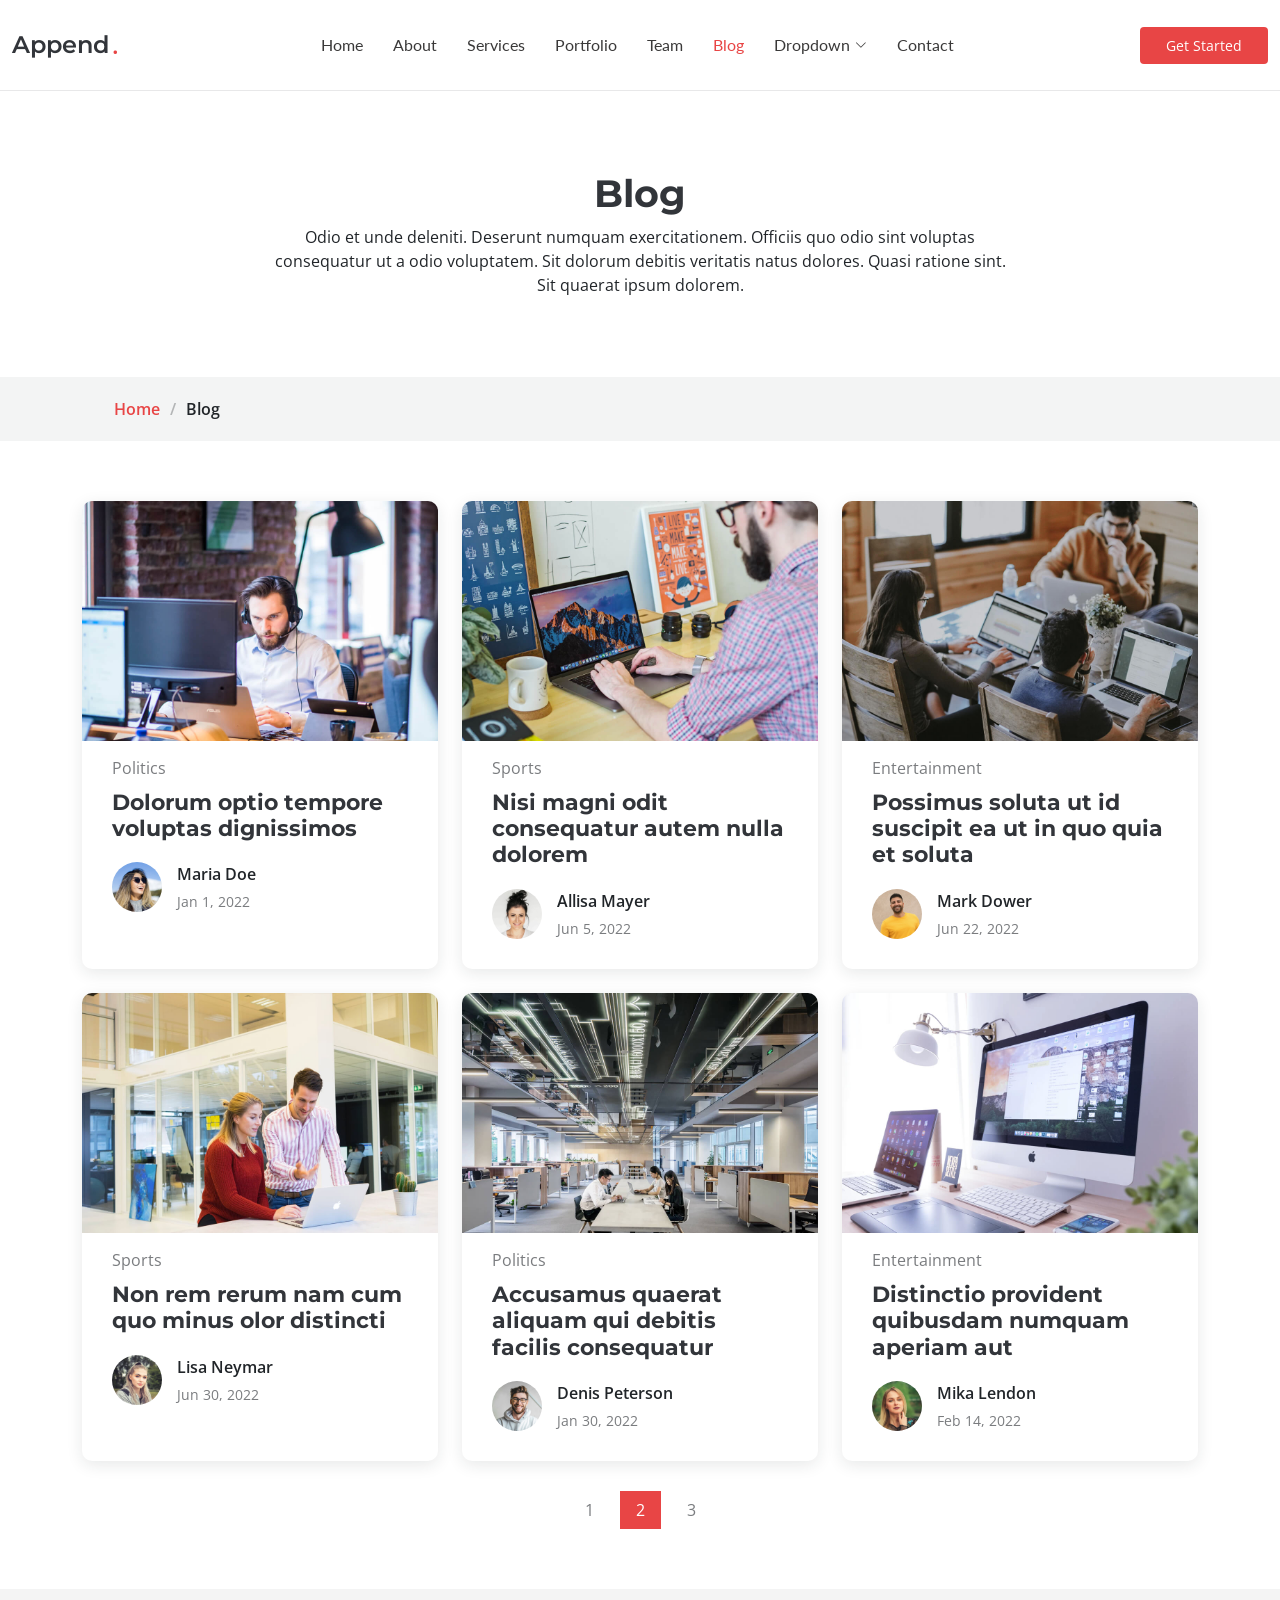
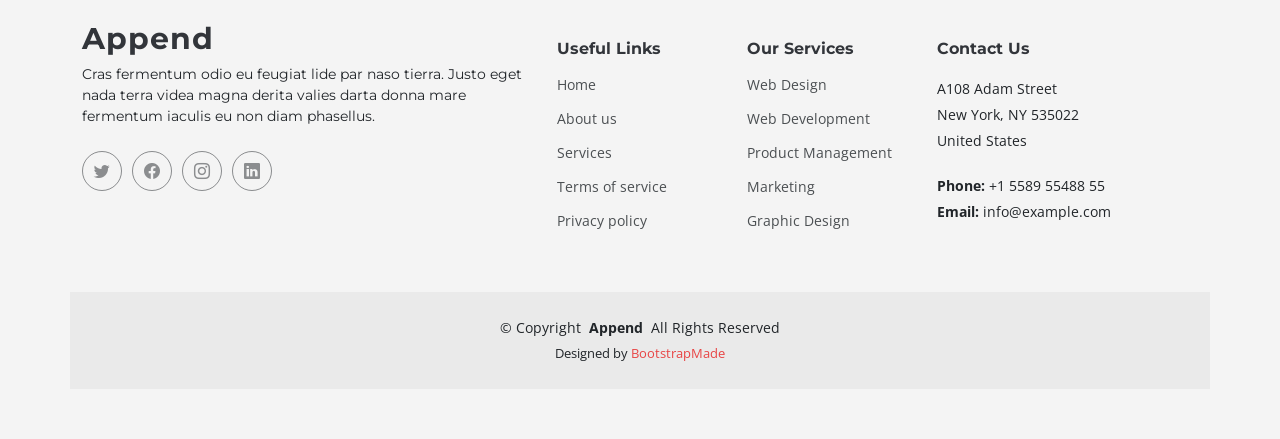
<file: case_study/src/main/webapp/display/blog.html>
<!DOCTYPE html>
<html lang="en">
<link rel="stylesheet" href="https://cdn.jsdelivr.net/npm/bootstrap@4.6.2/dist/css/bootstrap.min.css" integrity="sha384-xOolHFLEh07PJGoPkLv1IbcEPTNtaed2xpHsD9ESMhqIYd0nLMwNLD69Npy4HI+N" crossorigin="anonymous">
<script src="https://cdn.jsdelivr.net/npm/jquery@3.5.1/dist/jquery.slim.min.js" integrity="sha384-DfXdz2htPH0lsSSs5nCTpuj/zy4C+OGpamoFVy38MVBnE+IbbVYUew+OrCXaRkfj" crossorigin="anonymous"></script>
<script src="https://cdn.jsdelivr.net/npm/bootstrap@4.6.2/dist/js/bootstrap.bundle.min.js" integrity="sha384-Fy6S3B9q64WdZWQUiU+q4/2Lc9npb8tCaSX9FK7E8HnRr0Jz8D6OP9dO5Vg3Q9ct" crossorigin="anonymous"></script>
<head>
  <meta charset="utf-8">
  <meta content="width=device-width, initial-scale=1.0" name="viewport">

  <title>Blog - Sale computer</title>
  <meta content="" name="description">
  <meta content="" name="keywords">

  <!-- Favicons -->
  <link href="daodien/img/favicon.png" rel="icon">
  <link href="daodien/img/apple-touch-icon.png" rel="apple-touch-icon">

  <!-- Fonts -->
  <link href="https://fonts.googleapis.com" rel="preconnect">
  <link href="https://fonts.gstatic.com" rel="preconnect" crossorigin>
  <link href="https://fonts.googleapis.com/css2?family=Open+Sans:ital,wght@0,300;0,400;0,500;0,600;0,700;0,800;1,300;1,400;1,500;1,600;1,700;1,800&family=Montserrat:ital,wght@0,100;0,200;0,300;0,400;0,500;0,600;0,700;0,800;0,900;1,100;1,200;1,300;1,400;1,500;1,600;1,700;1,800;1,900&family=Lato:ital,wght@0,100;0,300;0,400;0,700;0,900;1,100;1,300;1,400;1,700;1,900&display=swap" rel="stylesheet">

  <!-- Vendor CSS Files -->
  <link href="daodien/vendor/bootstrap/css/bootstrap.min.css" rel="stylesheet">
  <link href="daodien/vendor/bootstrap-icons/bootstrap-icons.css" rel="stylesheet">
  <link href="daodien/vendor/glightbox/css/glightbox.min.css" rel="stylesheet">
  <link href="daodien/vendor/swiper/swiper-bundle.min.css" rel="stylesheet">
  <link href="daodien/vendor/aos/aos.css" rel="stylesheet">

  <!-- Template Main CSS File -->
  <link href="daodien/css/main.css" rel="stylesheet">

  <!-- =======================================================
  * Template Name: Append
  * Updated: Jul 27 2023 with Bootstrap v5.3.1
  * Template URL: https://bootstrapmade.com/append-bootstrap-website-template/
  * Author: BootstrapMade.com
  * License: https://bootstrapmade.com/license/
  ======================================================== -->
</head>

<body class="blog-page" data-bs-spy="scroll" data-bs-target="#navmenu">

  <!-- ======= Header ======= -->
  <header id="header" class="header sticky-top d-flex align-items-center">
    <div class="container-fluid d-flex align-items-center justify-content-between">

      <a href="index.html" class="logo d-flex align-items-center me-auto me-xl-0">
        <!-- Uncomment the line below if you also wish to use an image logo -->
        <!-- <img src="assets/img/logo.png" alt=""> -->
        <h1>Append</h1>
        <span>.</span>
      </a>

      <!-- Nav Menu -->
      <nav id="navmenu" class="navmenu">
        <ul>
          <li><a href="index.html#hero">Home</a></li>
          <li><a href="index.html#about">About</a></li>
          <li><a href="index.html#services">Services</a></li>
          <li><a href="index.html#portfolio">Portfolio</a></li>
          <li><a href="index.html#team">Team</a></li>
          <li><a href="blog.html" class="active">Blog</a></li>
          <li class="dropdown has-dropdown"><a href="#"><span>Dropdown</span> <i class="bi bi-chevron-down"></i></a>
            <ul class="dd-box-shadow">
              <li><a href="#">Dropdown 1</a></li>
              <li class="dropdown has-dropdown"><a href="#"><span>Deep Dropdown</span> <i class="bi bi-chevron-down"></i></a>
                <ul class="dd-box-shadow">
                  <li><a href="#">Deep Dropdown 1</a></li>
                  <li><a href="#">Deep Dropdown 2</a></li>
                  <li><a href="#">Deep Dropdown 3</a></li>
                  <li><a href="#">Deep Dropdown 4</a></li>
                  <li><a href="#">Deep Dropdown 5</a></li>
                </ul>
              </li>
              <li><a href="#">Dropdown 2</a></li>
              <li><a href="#">Dropdown 3</a></li>
              <li><a href="#">Dropdown 4</a></li>
            </ul>
          </li>
          <li><a href="index.html#contact">Contact</a></li>
        </ul>

        <i class="mobile-nav-toggle d-xl-none bi bi-list"></i>
      </nav><!-- End Nav Menu -->

      <a class="btn-getstarted" href="index.html#about">Get Started</a>

    </div>
  </header><!-- End Header -->

  <main id="main">

    <!-- Blog Page Title & Breadcrumbs -->
    <div data-aos="fade" class="page-title">
      <div class="heading">
        <div class="container">
          <div class="row d-flex justify-content-center text-center">
            <div class="col-lg-8">
              <h1>Blog</h1>
              <p class="mb-0">Odio et unde deleniti. Deserunt numquam exercitationem. Officiis quo odio sint voluptas consequatur ut a odio voluptatem. Sit dolorum debitis veritatis natus dolores. Quasi ratione sint. Sit quaerat ipsum dolorem.</p>
            </div>
          </div>
        </div>
      </div>
      <nav class="breadcrumbs">
        <div class="container">
          <ol>
            <li><a href="index.html">Home</a></li>
            <li class="current">Blog</li>
          </ol>
        </div>
      </nav>
    </div><!-- End Page Title -->

    <!-- Blog Section - Blog Page -->
    <section id="blog" class="blog">

      <div class="container" data-aos="fade-up" data-aos-delay="100">

        <div class="row gy-4 posts-list">

          <div class="col-xl-4 col-lg-6">
            <article>

              <div class="post-img">
                <img src="daodien/img/blog/blog-1.jpg" alt="" class="img-fluid">
              </div>

              <p class="post-category">Politics</p>

              <h2 class="title">
                <a href="blog-details.html">Dolorum optio tempore voluptas dignissimos</a>
              </h2>

              <div class="d-flex align-items-center">
                <img src="daodien/img/blog/blog-author.jpg" alt="" class="img-fluid post-author-img flex-shrink-0">
                <div class="post-meta">
                  <p class="post-author">Maria Doe</p>
                  <p class="post-date">
                    <time datetime="2022-01-01">Jan 1, 2022</time>
                  </p>
                </div>
              </div>

            </article>
          </div><!-- End post list item -->

          <div class="col-xl-4 col-lg-6">
            <article>

              <div class="post-img">
                <img src="daodien/img/blog/blog-2.jpg" alt="" class="img-fluid">
              </div>

              <p class="post-category">Sports</p>

              <h2 class="title">
                <a href="blog-details.html">Nisi magni odit consequatur autem nulla dolorem</a>
              </h2>

              <div class="d-flex align-items-center">
                <img src="daodien/img/blog/blog-author-2.jpg" alt="" class="img-fluid post-author-img flex-shrink-0">
                <div class="post-meta">
                  <p class="post-author">Allisa Mayer</p>
                  <p class="post-date">
                    <time datetime="2022-01-01">Jun 5, 2022</time>
                  </p>
                </div>
              </div>

            </article>
          </div><!-- End post list item -->

          <div class="col-xl-4 col-lg-6">
            <article>

              <div class="post-img">
                <img src="daodien/img/blog/blog-3.jpg" alt="" class="img-fluid">
              </div>

              <p class="post-category">Entertainment</p>

              <h2 class="title">
                <a href="blog-details.html">Possimus soluta ut id suscipit ea ut in quo quia et soluta</a>
              </h2>

              <div class="d-flex align-items-center">
                <img src="daodien/img/blog/blog-author-3.jpg" alt="" class="img-fluid post-author-img flex-shrink-0">
                <div class="post-meta">
                  <p class="post-author">Mark Dower</p>
                  <p class="post-date">
                    <time datetime="2022-01-01">Jun 22, 2022</time>
                  </p>
                </div>
              </div>

            </article>
          </div><!-- End post list item -->

          <div class="col-xl-4 col-lg-6">
            <article>

              <div class="post-img">
                <img src="daodien/img/blog/blog-4.jpg" alt="" class="img-fluid">
              </div>

              <p class="post-category">Sports</p>

              <h2 class="title">
                <a href="blog-details.html">Non rem rerum nam cum quo minus olor distincti</a>
              </h2>

              <div class="d-flex align-items-center">
                <img src="daodien/img/blog/blog-author-4.jpg" alt="" class="img-fluid post-author-img flex-shrink-0">
                <div class="post-meta">
                  <p class="post-author">Lisa Neymar</p>
                  <p class="post-date">
                    <time datetime="2022-01-01">Jun 30, 2022</time>
                  </p>
                </div>
              </div>

            </article>
          </div><!-- End post list item -->

          <div class="col-xl-4 col-lg-6">
            <article>

              <div class="post-img">
                <img src="daodien/img/blog/blog-5.jpg" alt="" class="img-fluid">
              </div>

              <p class="post-category">Politics</p>

              <h2 class="title">
                <a href="blog-details.html">Accusamus quaerat aliquam qui debitis facilis consequatur</a>
              </h2>

              <div class="d-flex align-items-center">
                <img src="daodien/img/blog/blog-author-5.jpg" alt="" class="img-fluid post-author-img flex-shrink-0">
                <div class="post-meta">
                  <p class="post-author">Denis Peterson</p>
                  <p class="post-date">
                    <time datetime="2022-01-01">Jan 30, 2022</time>
                  </p>
                </div>
              </div>

            </article>
          </div><!-- End post list item -->

          <div class="col-xl-4 col-lg-6">
            <article>

              <div class="post-img">
                <img src="daodien/img/blog/blog-6.jpg" alt="" class="img-fluid">
              </div>

              <p class="post-category">Entertainment</p>

              <h2 class="title">
                <a href="blog-details.html">Distinctio provident quibusdam numquam aperiam aut</a>
              </h2>

              <div class="d-flex align-items-center">
                <img src="daodien/img/blog/blog-author-6.jpg" alt="" class="img-fluid post-author-img flex-shrink-0">
                <div class="post-meta">
                  <p class="post-author">Mika Lendon</p>
                  <p class="post-date">
                    <time datetime="2022-01-01">Feb 14, 2022</time>
                  </p>
                </div>
              </div>

            </article>
          </div><!-- End post list item -->

        </div><!-- End blog posts list -->

        <div class="pagination d-flex justify-content-center">
          <ul>
            <li><a href="#">1</a></li>
            <li class="active"><a href="#">2</a></li>
            <li><a href="#">3</a></li>
          </ul>
        </div><!-- End pagination -->

      </div>

    </section><!-- End Blog Section -->

  </main>

  <!-- ======= Footer ======= -->
  <footer id="footer" class="footer">

    <div class="container footer-top">
      <div class="row gy-4">
        <div class="col-lg-5 col-md-12 footer-about">
          <a href="index.html" class="logo d-flex align-items-center">
            <span>Append</span>
          </a>
          <p>Cras fermentum odio eu feugiat lide par naso tierra. Justo eget nada terra videa magna derita valies darta donna mare fermentum iaculis eu non diam phasellus.</p>
          <div class="social-links d-flex mt-4">
            <a href=""><i class="bi bi-twitter"></i></a>
            <a href=""><i class="bi bi-facebook"></i></a>
            <a href=""><i class="bi bi-instagram"></i></a>
            <a href=""><i class="bi bi-linkedin"></i></a>
          </div>
        </div>

        <div class="col-lg-2 col-6 footer-links">
          <h4>Useful Links</h4>
          <ul>
            <li><a href="#">Home</a></li>
            <li><a href="#">About us</a></li>
            <li><a href="#">Services</a></li>
            <li><a href="#">Terms of service</a></li>
            <li><a href="#">Privacy policy</a></li>
          </ul>
        </div>

        <div class="col-lg-2 col-6 footer-links">
          <h4>Our Services</h4>
          <ul>
            <li><a href="#">Web Design</a></li>
            <li><a href="#">Web Development</a></li>
            <li><a href="#">Product Management</a></li>
            <li><a href="#">Marketing</a></li>
            <li><a href="#">Graphic Design</a></li>
          </ul>
        </div>

        <div class="col-lg-3 col-md-12 footer-contact text-center text-md-start">
          <h4>Contact Us</h4>
          <p>A108 Adam Street</p>
          <p>New York, NY 535022</p>
          <p>United States</p>
          <p class="mt-4"><strong>Phone:</strong> <span>+1 5589 55488 55</span></p>
          <p><strong>Email:</strong> <span>info@example.com</span></p>
        </div>

      </div>
    </div>

    <div class="container copyright text-center mt-4">
      <p>&copy; <span>Copyright</span> <strong class="px-1">Append</strong> <span>All Rights Reserved</span></p>
      <div class="credits">
        <!-- All the links in the footer should remain intact. -->
        <!-- You can delete the links only if you've purchased the pro version. -->
        <!-- Licensing information: https://bootstrapmade.com/license/ -->
        <!-- Purchase the pro version with working PHP/AJAX contact form: [buy-url] -->
        Designed by <a href="https://bootstrapmade.com/">BootstrapMade</a>
      </div>
    </div>

  </footer><!-- End Footer -->

  <!-- Scroll Top Button -->
  <a href="#" id="scroll-top" class="scroll-top d-flex align-items-center justify-content-center"><i class="bi bi-arrow-up-short"></i></a>

  <!-- Preloader -->
  <div id="preloader">
    <div></div>
    <div></div>
    <div></div>
    <div></div>
  </div>

  <!-- Vendor JS Files -->
  <script src="daodien/vendor/bootstrap/js/bootstrap.bundle.min.js"></script>
  <script src="daodien/vendor/glightbox/js/glightbox.min.js"></script>
  <script src="daodien/vendor/purecounter/purecounter_vanilla.js"></script>
  <script src="daodien/vendor/isotope-layout/isotope.pkgd.min.js"></script>
  <script src="daodien/vendor/swiper/swiper-bundle.min.js"></script>
  <script src="daodien/vendor/aos/aos.js"></script>
  <script src="daodien/vendor/php-email-form/validate.js"></script>

  <!-- Template Main JS File -->
  <script src="daodien/js/main.js"></script>

</body>

</html>
</file>
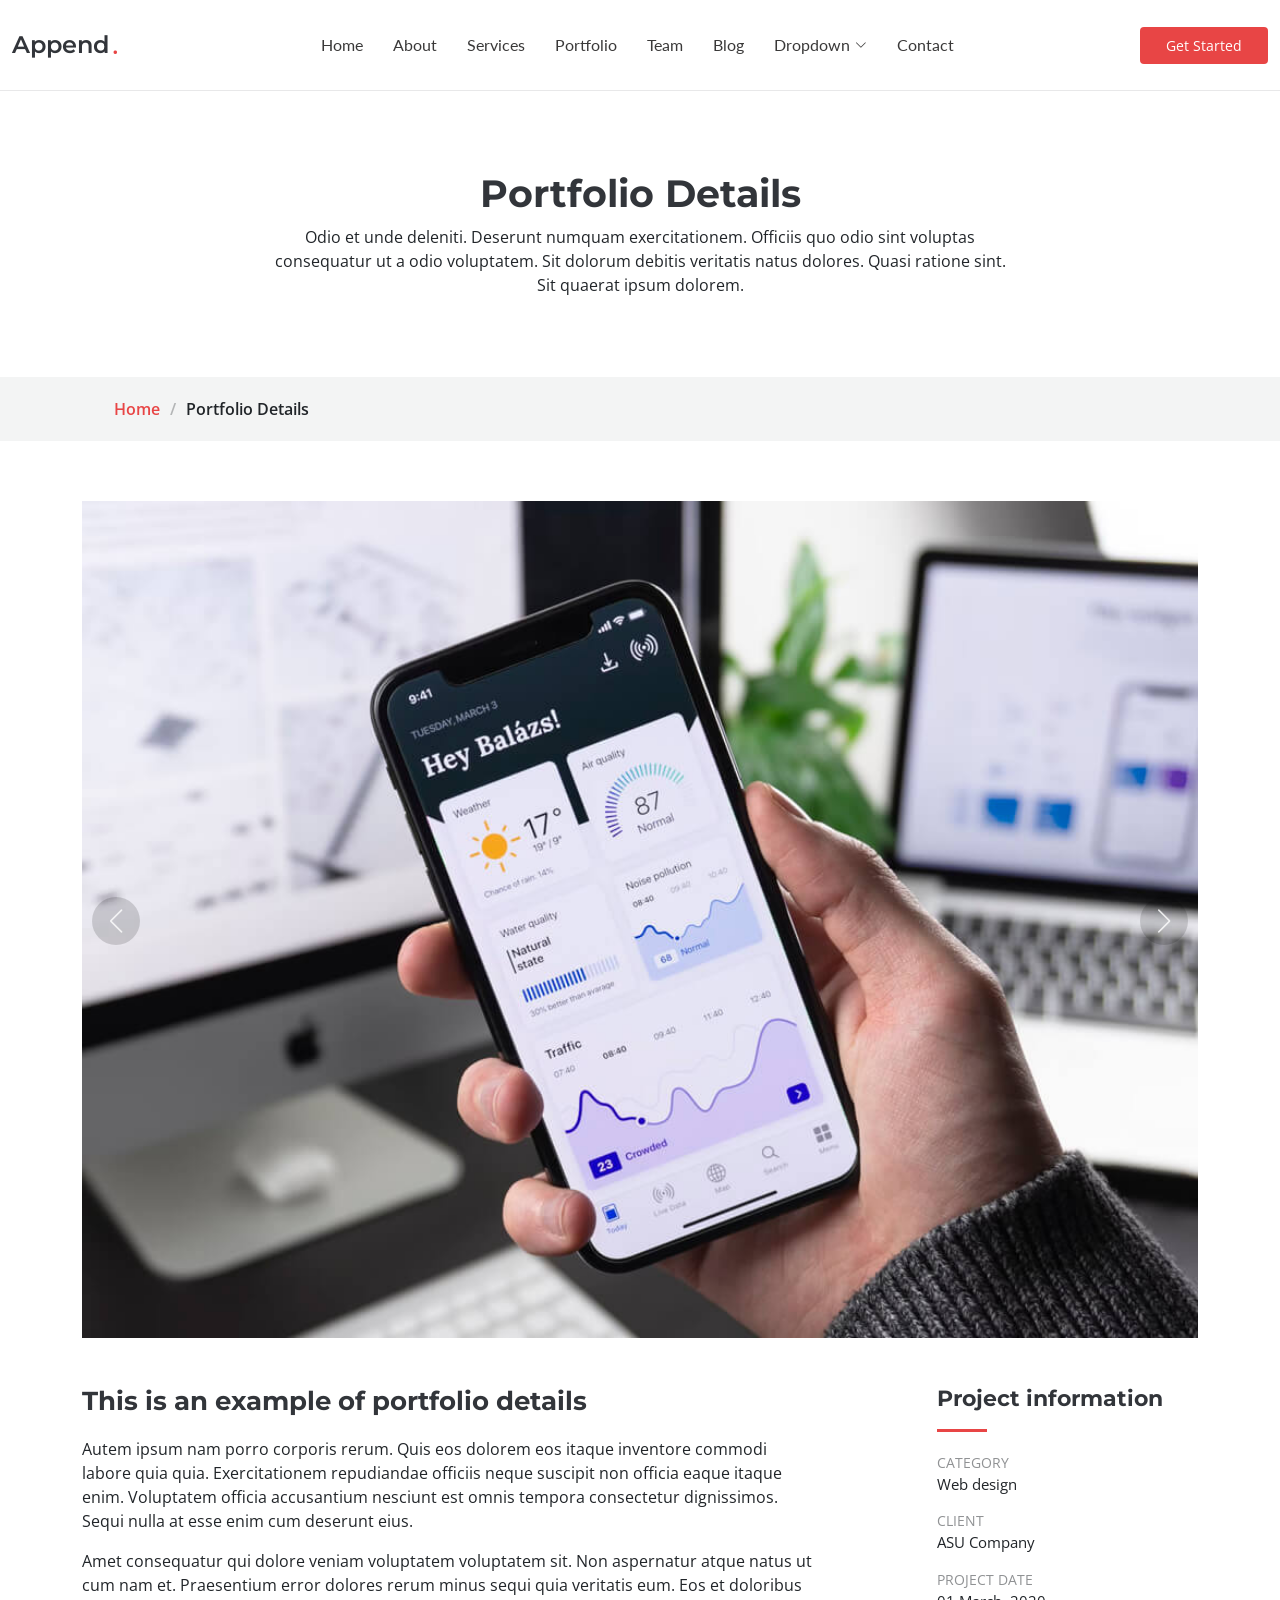
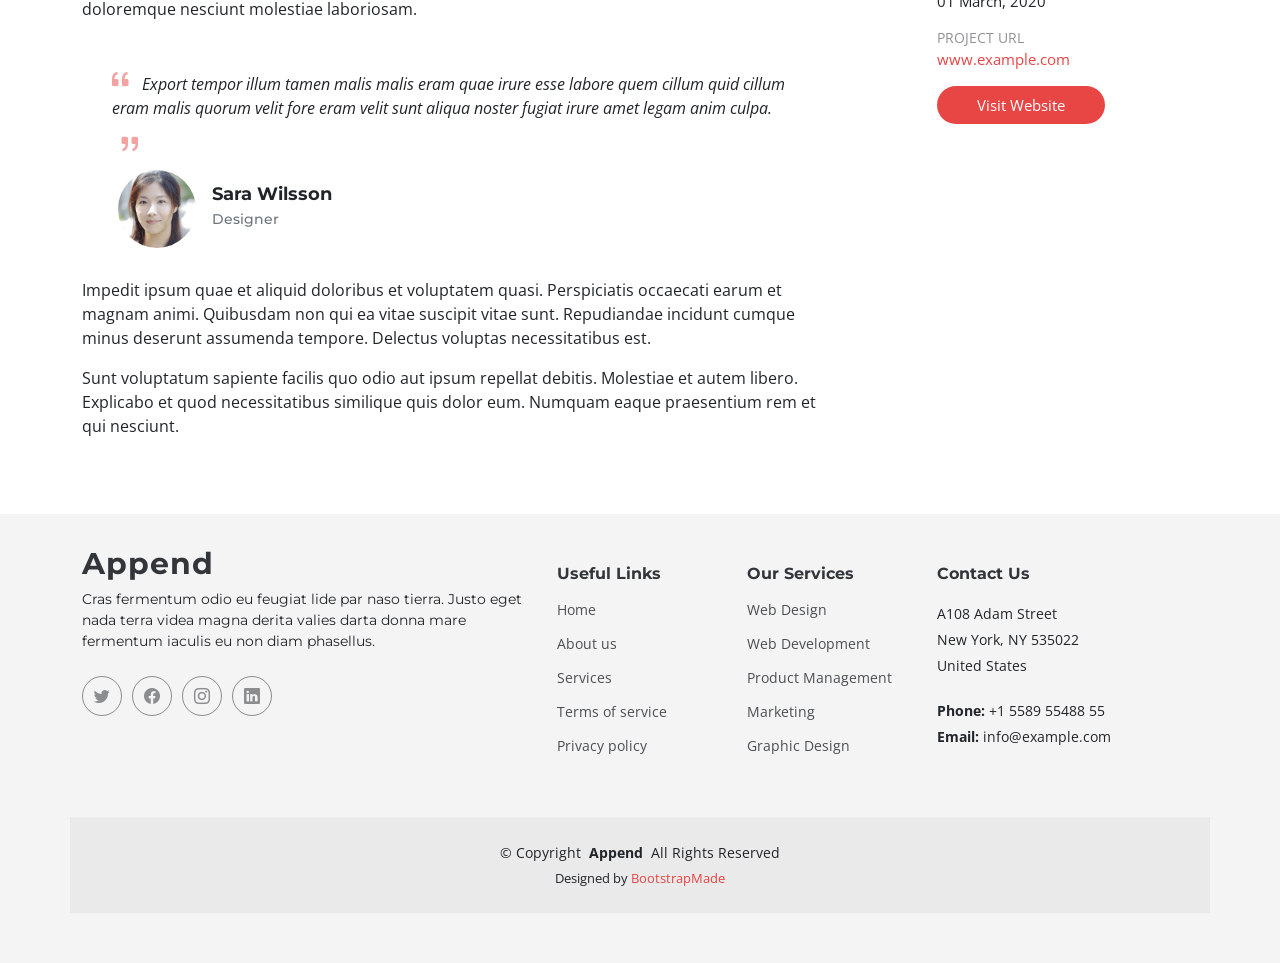
<file: case_study/src/main/webapp/display/portfolio-details.html>
<!DOCTYPE html>
<html lang="en">
<link rel="stylesheet" href="https://cdn.jsdelivr.net/npm/bootstrap@4.6.2/dist/css/bootstrap.min.css" integrity="sha384-xOolHFLEh07PJGoPkLv1IbcEPTNtaed2xpHsD9ESMhqIYd0nLMwNLD69Npy4HI+N" crossorigin="anonymous">
<script src="https://cdn.jsdelivr.net/npm/jquery@3.5.1/dist/jquery.slim.min.js" integrity="sha384-DfXdz2htPH0lsSSs5nCTpuj/zy4C+OGpamoFVy38MVBnE+IbbVYUew+OrCXaRkfj" crossorigin="anonymous"></script>
<script src="https://cdn.jsdelivr.net/npm/bootstrap@4.6.2/dist/js/bootstrap.bundle.min.js" integrity="sha384-Fy6S3B9q64WdZWQUiU+q4/2Lc9npb8tCaSX9FK7E8HnRr0Jz8D6OP9dO5Vg3Q9ct" crossorigin="anonymous"></script>

<head>
  <meta charset="utf-8">
  <meta content="width=device-width, initial-scale=1.0" name="viewport">

  <title>Portfolio Details - Append Bootstrap Temlate</title>
  <meta content="" name="description">
  <meta content="" name="keywords">

  <!-- Favicons -->
  <link href="daodien/img/favicon.png" rel="icon">
  <link href="daodien/img/apple-touch-icon.png" rel="apple-touch-icon">

  <!-- Fonts -->
  <link href="https://fonts.googleapis.com" rel="preconnect">
  <link href="https://fonts.gstatic.com" rel="preconnect" crossorigin>
  <link href="https://fonts.googleapis.com/css2?family=Open+Sans:ital,wght@0,300;0,400;0,500;0,600;0,700;0,800;1,300;1,400;1,500;1,600;1,700;1,800&family=Montserrat:ital,wght@0,100;0,200;0,300;0,400;0,500;0,600;0,700;0,800;0,900;1,100;1,200;1,300;1,400;1,500;1,600;1,700;1,800;1,900&family=Lato:ital,wght@0,100;0,300;0,400;0,700;0,900;1,100;1,300;1,400;1,700;1,900&display=swap" rel="stylesheet">

  <!-- Vendor CSS Files -->
  <link href="daodien/vendor/bootstrap/css/bootstrap.min.css" rel="stylesheet">
  <link href="daodien/vendor/bootstrap-icons/bootstrap-icons.css" rel="stylesheet">
  <link href="daodien/vendor/glightbox/css/glightbox.min.css" rel="stylesheet">
  <link href="daodien/vendor/swiper/swiper-bundle.min.css" rel="stylesheet">
  <link href="daodien/vendor/aos/aos.css" rel="stylesheet">

  <!-- Template Main CSS File -->
  <link href="daodien/css/main.css" rel="stylesheet">

  <!-- =======================================================
  * Template Name: Append
  * Updated: Jul 27 2023 with Bootstrap v5.3.1
  * Template URL: https://bootstrapmade.com/append-bootstrap-website-template/
  * Author: BootstrapMade.com
  * License: https://bootstrapmade.com/license/
  ======================================================== -->
</head>

<body class="portfolio-details-page" data-bs-spy="scroll" data-bs-target="#navmenu">

  <!-- ======= Header ======= -->
  <header id="header" class="header sticky-top d-flex align-items-center">
    <div class="container-fluid d-flex align-items-center justify-content-between">

      <a href="index.html" class="logo d-flex align-items-center me-auto me-xl-0">
        <!-- Uncomment the line below if you also wish to use an image logo -->
        <!-- <img src="assets/img/logo.png" alt=""> -->
        <h1>Append</h1>
        <span>.</span>
      </a>

      <!-- Nav Menu -->
      <nav id="navmenu" class="navmenu">
        <ul>
          <li><a href="index.html#hero">Home</a></li>
          <li><a href="index.html#about">About</a></li>
          <li><a href="index.html#services">Services</a></li>
          <li><a href="index.html#portfolio">Portfolio</a></li>
          <li><a href="index.html#team">Team</a></li>
          <li><a href="blog.html">Blog</a></li>
          <li class="dropdown has-dropdown"><a href="#"><span>Dropdown</span> <i class="bi bi-chevron-down"></i></a>
            <ul class="dd-box-shadow">
              <li><a href="#">Dropdown 1</a></li>
              <li class="dropdown has-dropdown"><a href="#"><span>Deep Dropdown</span> <i class="bi bi-chevron-down"></i></a>
                <ul class="dd-box-shadow">
                  <li><a href="#">Deep Dropdown 1</a></li>
                  <li><a href="#">Deep Dropdown 2</a></li>
                  <li><a href="#">Deep Dropdown 3</a></li>
                  <li><a href="#">Deep Dropdown 4</a></li>
                  <li><a href="#">Deep Dropdown 5</a></li>
                </ul>
              </li>
              <li><a href="#">Dropdown 2</a></li>
              <li><a href="#">Dropdown 3</a></li>
              <li><a href="#">Dropdown 4</a></li>
            </ul>
          </li>
          <li><a href="index.html#contact">Contact</a></li>
        </ul>

        <i class="mobile-nav-toggle d-xl-none bi bi-list"></i>
      </nav><!-- End Nav Menu -->

      <a class="btn-getstarted" href="index.html#about">Get Started</a>

    </div>
  </header><!-- End Header -->

  <main id="main">

    <!-- Portfolio Details Page Title & Breadcrumbs -->
    <div data-aos="fade" class="page-title">
      <div class="heading">
        <div class="container">
          <div class="row d-flex justify-content-center text-center">
            <div class="col-lg-8">
              <h1>Portfolio Details</h1>
              <p class="mb-0">Odio et unde deleniti. Deserunt numquam exercitationem. Officiis quo odio sint voluptas consequatur ut a odio voluptatem. Sit dolorum debitis veritatis natus dolores. Quasi ratione sint. Sit quaerat ipsum dolorem.</p>
            </div>
          </div>
        </div>
      </div>
      <nav class="breadcrumbs">
        <div class="container">
          <ol>
            <li><a href="index.html">Home</a></li>
            <li class="current">Portfolio Details</li>
          </ol>
        </div>
      </nav>
    </div><!-- End Page Title -->

    <!-- Portfolio-details Section - Portfolio Details Page -->
    <section id="portfolio-details" class="portfolio-details">

      <div class="container" data-aos="fade-up">

        <div class="portfolio-details-slider swiper">
          <template class="swiper-config">
            {
            "loop": true,
            "speed" : 600,
            "autoplay": {
            "delay": 5000
            },
            "slidesPerView": "auto",
            "navigation": {
            "nextEl": ".swiper-button-next",
            "prevEl": ".swiper-button-prev"
            }
            }
          </template>
          <div class="swiper-wrapper align-items-center">

            <div class="swiper-slide">
              <img src="daodien/img/portfolio/app-1.jpg" alt="">
            </div>

            <div class="swiper-slide">
              <img src="daodien/img/portfolio/product-1.jpg" alt="">
            </div>

            <div class="swiper-slide">
              <img src="daodien/img/portfolio/branding-1.jpg" alt="">
            </div>

            <div class="swiper-slide">
              <img src="daodien/img/portfolio/books-1.jpg" alt="">
            </div>

          </div>
          <div class="swiper-button-prev"></div>
          <div class="swiper-button-next"></div>
        </div>

        <div class="row justify-content-between gy-4 mt-4">

          <div class="col-lg-8" data-aos="fade-up">
            <div class="portfolio-description">
              <h2>This is an example of portfolio details</h2>
              <p>
                Autem ipsum nam porro corporis rerum. Quis eos dolorem eos itaque inventore commodi labore quia quia. Exercitationem repudiandae officiis neque suscipit non officia eaque itaque enim. Voluptatem officia accusantium nesciunt est omnis tempora consectetur dignissimos. Sequi nulla at esse enim cum deserunt eius.
              </p>
              <p>
                Amet consequatur qui dolore veniam voluptatem voluptatem sit. Non aspernatur atque natus ut cum nam et. Praesentium error dolores rerum minus sequi quia veritatis eum. Eos et doloribus doloremque nesciunt molestiae laboriosam.
              </p>

              <div class="testimonial-item">
                <p>
                  <i class="bi bi-quote quote-icon-left"></i>
                  <span>Export tempor illum tamen malis malis eram quae irure esse labore quem cillum quid cillum eram malis quorum velit fore eram velit sunt aliqua noster fugiat irure amet legam anim culpa.</span>
                  <i class="bi bi-quote quote-icon-right"></i>
                </p>
                <div>
                  <img src="daodien/img/testimonials/testimonials-2.jpg" class="testimonial-img" alt="">
                  <h3>Sara Wilsson</h3>
                  <h4>Designer</h4>
                </div>
              </div>

              <p>
                Impedit ipsum quae et aliquid doloribus et voluptatem quasi. Perspiciatis occaecati earum et magnam animi. Quibusdam non qui ea vitae suscipit vitae sunt. Repudiandae incidunt cumque minus deserunt assumenda tempore. Delectus voluptas necessitatibus est.
              </p>

              <p>
                Sunt voluptatum sapiente facilis quo odio aut ipsum repellat debitis. Molestiae et autem libero. Explicabo et quod necessitatibus similique quis dolor eum. Numquam eaque praesentium rem et qui nesciunt.
              </p>

            </div>
          </div>

          <div class="col-lg-3" data-aos="fade-up" data-aos-delay="100">
            <div class="portfolio-info">
              <h3>Project information</h3>
              <ul>
                <li><strong>Category</strong> Web design</li>
                <li><strong>Client</strong> ASU Company</li>
                <li><strong>Project date</strong> 01 March, 2020</li>
                <li><strong>Project URL</strong> <a href="#">www.example.com</a></li>
                <li><a href="#" class="btn-visit align-self-start">Visit Website</a></li>
              </ul>
            </div>
          </div>

        </div>

      </div>

    </section><!-- End Portfolio-details Section -->

  </main>

  <!-- ======= Footer ======= -->
  <footer id="footer" class="footer">

    <div class="container footer-top">
      <div class="row gy-4">
        <div class="col-lg-5 col-md-12 footer-about">
          <a href="index.html" class="logo d-flex align-items-center">
            <span>Append</span>
          </a>
          <p>Cras fermentum odio eu feugiat lide par naso tierra. Justo eget nada terra videa magna derita valies darta donna mare fermentum iaculis eu non diam phasellus.</p>
          <div class="social-links d-flex mt-4">
            <a href=""><i class="bi bi-twitter"></i></a>
            <a href=""><i class="bi bi-facebook"></i></a>
            <a href=""><i class="bi bi-instagram"></i></a>
            <a href=""><i class="bi bi-linkedin"></i></a>
          </div>
        </div>

        <div class="col-lg-2 col-6 footer-links">
          <h4>Useful Links</h4>
          <ul>
            <li><a href="#">Home</a></li>
            <li><a href="#">About us</a></li>
            <li><a href="#">Services</a></li>
            <li><a href="#">Terms of service</a></li>
            <li><a href="#">Privacy policy</a></li>
          </ul>
        </div>

        <div class="col-lg-2 col-6 footer-links">
          <h4>Our Services</h4>
          <ul>
            <li><a href="#">Web Design</a></li>
            <li><a href="#">Web Development</a></li>
            <li><a href="#">Product Management</a></li>
            <li><a href="#">Marketing</a></li>
            <li><a href="#">Graphic Design</a></li>
          </ul>
        </div>

        <div class="col-lg-3 col-md-12 footer-contact text-center text-md-start">
          <h4>Contact Us</h4>
          <p>A108 Adam Street</p>
          <p>New York, NY 535022</p>
          <p>United States</p>
          <p class="mt-4"><strong>Phone:</strong> <span>+1 5589 55488 55</span></p>
          <p><strong>Email:</strong> <span>info@example.com</span></p>
        </div>

      </div>
    </div>

    <div class="container copyright text-center mt-4">
      <p>&copy; <span>Copyright</span> <strong class="px-1">Append</strong> <span>All Rights Reserved</span></p>
      <div class="credits">
        <!-- All the links in the footer should remain intact. -->
        <!-- You can delete the links only if you've purchased the pro version. -->
        <!-- Licensing information: https://bootstrapmade.com/license/ -->
        <!-- Purchase the pro version with working PHP/AJAX contact form: [buy-url] -->
        Designed by <a href="https://bootstrapmade.com/">BootstrapMade</a>
      </div>
    </div>

  </footer><!-- End Footer -->

  <!-- Scroll Top Button -->
  <a href="#" id="scroll-top" class="scroll-top d-flex align-items-center justify-content-center"><i class="bi bi-arrow-up-short"></i></a>

  <!-- Preloader -->
  <div id="preloader">
    <div></div>
    <div></div>
    <div></div>
    <div></div>
  </div>

  <!-- Vendor JS Files -->
  <script src="daodien/vendor/bootstrap/js/bootstrap.bundle.min.js"></script>
  <script src="daodien/vendor/glightbox/js/glightbox.min.js"></script>
  <script src="daodien/vendor/purecounter/purecounter_vanilla.js"></script>
  <script src="daodien/vendor/isotope-layout/isotope.pkgd.min.js"></script>
  <script src="daodien/vendor/swiper/swiper-bundle.min.js"></script>
  <script src="daodien/vendor/aos/aos.js"></script>
  <script src="daodien/vendor/php-email-form/validate.js"></script>

  <!-- Template Main JS File -->
  <script src="daodien/js/main.js"></script>

</body>

</html>
</file>
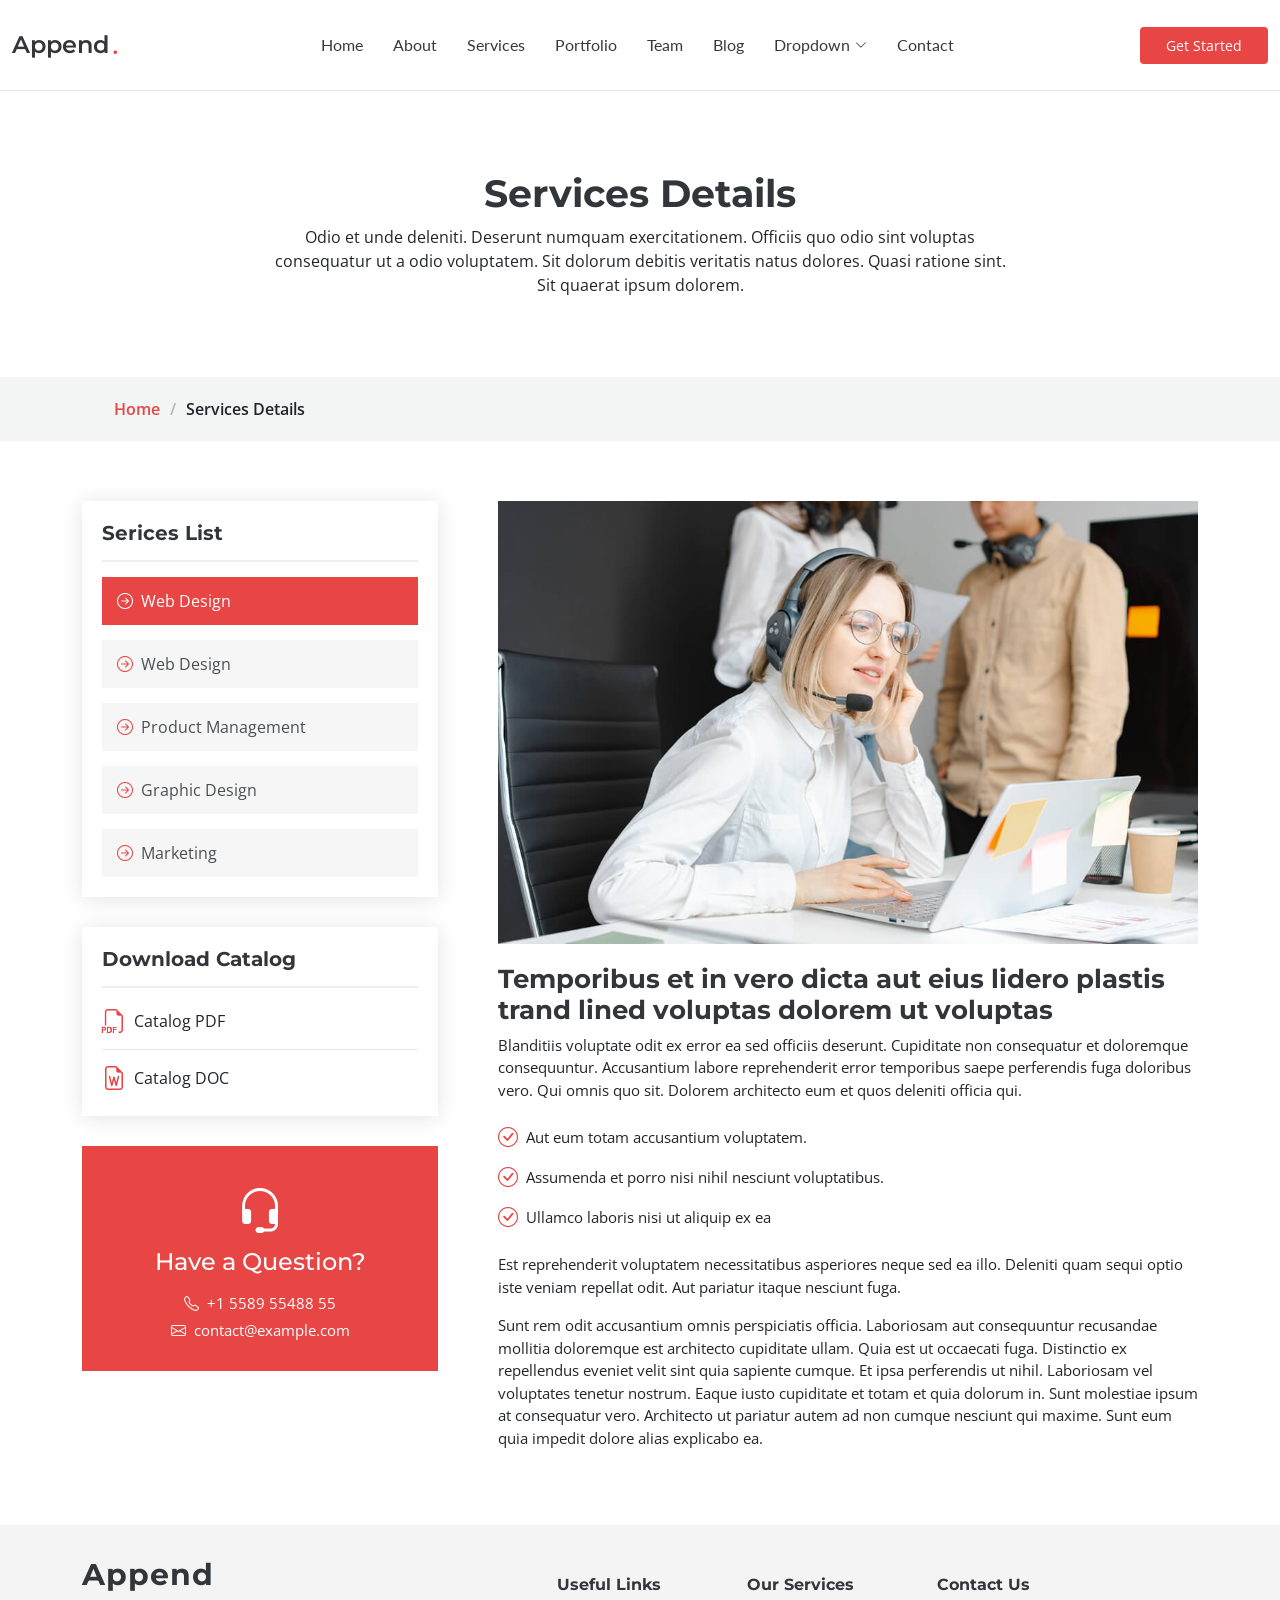
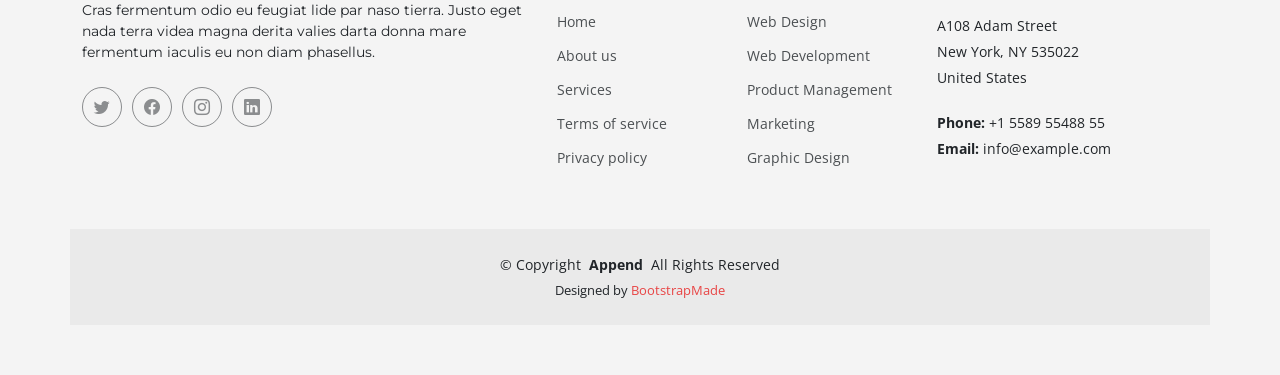
<file: case_study/src/main/webapp/display/services-details.html>
<!DOCTYPE html>
<html lang="en">
<link rel="stylesheet" href="https://cdn.jsdelivr.net/npm/bootstrap@4.6.2/dist/css/bootstrap.min.css" integrity="sha384-xOolHFLEh07PJGoPkLv1IbcEPTNtaed2xpHsD9ESMhqIYd0nLMwNLD69Npy4HI+N" crossorigin="anonymous">
<script src="https://cdn.jsdelivr.net/npm/jquery@3.5.1/dist/jquery.slim.min.js" integrity="sha384-DfXdz2htPH0lsSSs5nCTpuj/zy4C+OGpamoFVy38MVBnE+IbbVYUew+OrCXaRkfj" crossorigin="anonymous"></script>
<script src="https://cdn.jsdelivr.net/npm/bootstrap@4.6.2/dist/js/bootstrap.bundle.min.js" integrity="sha384-Fy6S3B9q64WdZWQUiU+q4/2Lc9npb8tCaSX9FK7E8HnRr0Jz8D6OP9dO5Vg3Q9ct" crossorigin="anonymous"></script>

<head>
  <meta charset="utf-8">
  <meta content="width=device-width, initial-scale=1.0" name="viewport">

  <title>Services Details - Append Bootstrap Temlate</title>
  <meta content="" name="description">
  <meta content="" name="keywords">

  <!-- Favicons -->
  <link href="daodien/img/favicon.png" rel="icon">
  <link href="daodien/img/apple-touch-icon.png" rel="apple-touch-icon">

  <!-- Fonts -->
  <link href="https://fonts.googleapis.com" rel="preconnect">
  <link href="https://fonts.gstatic.com" rel="preconnect" crossorigin>
  <link href="https://fonts.googleapis.com/css2?family=Open+Sans:ital,wght@0,300;0,400;0,500;0,600;0,700;0,800;1,300;1,400;1,500;1,600;1,700;1,800&family=Montserrat:ital,wght@0,100;0,200;0,300;0,400;0,500;0,600;0,700;0,800;0,900;1,100;1,200;1,300;1,400;1,500;1,600;1,700;1,800;1,900&family=Lato:ital,wght@0,100;0,300;0,400;0,700;0,900;1,100;1,300;1,400;1,700;1,900&display=swap" rel="stylesheet">

  <!-- Vendor CSS Files -->
  <link href="daodien/vendor/bootstrap/css/bootstrap.min.css" rel="stylesheet">
  <link href="daodien/vendor/bootstrap-icons/bootstrap-icons.css" rel="stylesheet">
  <link href="daodien/vendor/glightbox/css/glightbox.min.css" rel="stylesheet">
  <link href="daodien/vendor/swiper/swiper-bundle.min.css" rel="stylesheet">
  <link href="daodien/vendor/aos/aos.css" rel="stylesheet">

  <!-- Template Main CSS File -->
  <link href="daodien/css/main.css" rel="stylesheet">

  <!-- =======================================================
  * Template Name: Append
  * Updated: Jul 27 2023 with Bootstrap v5.3.1
  * Template URL: https://bootstrapmade.com/append-bootstrap-website-template/
  * Author: BootstrapMade.com
  * License: https://bootstrapmade.com/license/
  ======================================================== -->
</head>

<body class="services-details-page" data-bs-spy="scroll" data-bs-target="#navmenu">

  <!-- ======= Header ======= -->
  <header id="header" class="header sticky-top d-flex align-items-center">
    <div class="container-fluid d-flex align-items-center justify-content-between">

      <a href="index.html" class="logo d-flex align-items-center me-auto me-xl-0">
        <!-- Uncomment the line below if you also wish to use an image logo -->
        <!-- <img src="assets/img/logo.png" alt=""> -->
        <h1>Append</h1>
        <span>.</span>
      </a>

      <!-- Nav Menu -->
      <nav id="navmenu" class="navmenu">
        <ul>
          <li><a href="index.html#hero">Home</a></li>
          <li><a href="index.html#about">About</a></li>
          <li><a href="index.html#services">Services</a></li>
          <li><a href="index.html#portfolio">Portfolio</a></li>
          <li><a href="index.html#team">Team</a></li>
          <li><a href="blog.html">Blog</a></li>
          <li class="dropdown has-dropdown"><a href="#"><span>Dropdown</span> <i class="bi bi-chevron-down"></i></a>
            <ul class="dd-box-shadow">
              <li><a href="#">Dropdown 1</a></li>
              <li class="dropdown has-dropdown"><a href="#"><span>Deep Dropdown</span> <i class="bi bi-chevron-down"></i></a>
                <ul class="dd-box-shadow">
                  <li><a href="#">Deep Dropdown 1</a></li>
                  <li><a href="#">Deep Dropdown 2</a></li>
                  <li><a href="#">Deep Dropdown 3</a></li>
                  <li><a href="#">Deep Dropdown 4</a></li>
                  <li><a href="#">Deep Dropdown 5</a></li>
                </ul>
              </li>
              <li><a href="#">Dropdown 2</a></li>
              <li><a href="#">Dropdown 3</a></li>
              <li><a href="#">Dropdown 4</a></li>
            </ul>
          </li>
          <li><a href="index.html#contact">Contact</a></li>
        </ul>

        <i class="mobile-nav-toggle d-xl-none bi bi-list"></i>
      </nav><!-- End Nav Menu -->

      <a class="btn-getstarted" href="index.html#about">Get Started</a>

    </div>
  </header><!-- End Header -->

  <main id="main">

    <!-- Services Details Page Title & Breadcrumbs -->
    <div data-aos="fade" class="page-title">
      <div class="heading">
        <div class="container">
          <div class="row d-flex justify-content-center text-center">
            <div class="col-lg-8">
              <h1>Services Details</h1>
              <p class="mb-0">Odio et unde deleniti. Deserunt numquam exercitationem. Officiis quo odio sint voluptas consequatur ut a odio voluptatem. Sit dolorum debitis veritatis natus dolores. Quasi ratione sint. Sit quaerat ipsum dolorem.</p>
            </div>
          </div>
        </div>
      </div>
      <nav class="breadcrumbs">
        <div class="container">
          <ol>
            <li><a href="index.html">Home</a></li>
            <li class="current">Services Details</li>
          </ol>
        </div>
      </nav>
    </div><!-- End Page Title -->

    <!-- Service-details Section - Services Details Page -->
    <section id="service-details" class="service-details">

      <div class="container">

        <div class="row gy-5">

          <div class="col-lg-4" data-aos="fade-up" data-aos-delay="100">

            <div class="service-box">
              <h4>Serices List</h4>
              <div class="services-list">
                <a href="#" class="active"><i class="bi bi-arrow-right-circle"></i><span>Web Design</span></a>
                <a href="#"><i class="bi bi-arrow-right-circle"></i><span>Web Design</span></a>
                <a href="#"><i class="bi bi-arrow-right-circle"></i><span>Product Management</span></a>
                <a href="#"><i class="bi bi-arrow-right-circle"></i><span>Graphic Design</span></a>
                <a href="#"><i class="bi bi-arrow-right-circle"></i><span>Marketing</span></a>
              </div>
            </div><!-- End Services List -->

            <div class="service-box">
              <h4>Download Catalog</h4>
              <div class="download-catalog">
                <a href="#"><i class="bi bi-filetype-pdf"></i><span>Catalog PDF</span></a>
                <a href="#"><i class="bi bi-file-earmark-word"></i><span>Catalog DOC</span></a>
              </div>
            </div><!-- End Services List -->

            <div class="help-box d-flex flex-column justify-content-center align-items-center">
              <i class="bi bi-headset help-icon"></i>
              <h4>Have a Question?</h4>
              <p class="d-flex align-items-center mt-2 mb-0"><i class="bi bi-telephone me-2"></i> <span>+1 5589 55488 55</span></p>
              <p class="d-flex align-items-center mt-1 mb-0"><i class="bi bi-envelope me-2"></i> <a href="mailto:contact@example.com">contact@example.com</a></span></p>
            </div>

          </div>

          <div class="col-lg-8 ps-lg-5" data-aos="fade-up" data-aos-delay="200">
            <img src="daodien/img/services.jpg" alt="" class="img-fluid services-img">
            <h3>Temporibus et in vero dicta aut eius lidero plastis trand lined voluptas dolorem ut voluptas</h3>
            <p>
              Blanditiis voluptate odit ex error ea sed officiis deserunt. Cupiditate non consequatur et doloremque consequuntur. Accusantium labore reprehenderit error temporibus saepe perferendis fuga doloribus vero. Qui omnis quo sit. Dolorem architecto eum et quos deleniti officia qui.
            </p>
            <ul>
              <li><i class="bi bi-check-circle"></i> <span>Aut eum totam accusantium voluptatem.</span></li>
              <li><i class="bi bi-check-circle"></i> <span>Assumenda et porro nisi nihil nesciunt voluptatibus.</span></li>
              <li><i class="bi bi-check-circle"></i> <span>Ullamco laboris nisi ut aliquip ex ea</span></li>
            </ul>
            <p>
              Est reprehenderit voluptatem necessitatibus asperiores neque sed ea illo. Deleniti quam sequi optio iste veniam repellat odit. Aut pariatur itaque nesciunt fuga.
            </p>
            <p>
              Sunt rem odit accusantium omnis perspiciatis officia. Laboriosam aut consequuntur recusandae mollitia doloremque est architecto cupiditate ullam. Quia est ut occaecati fuga. Distinctio ex repellendus eveniet velit sint quia sapiente cumque. Et ipsa perferendis ut nihil. Laboriosam vel voluptates tenetur nostrum. Eaque iusto cupiditate et totam et quia dolorum in. Sunt molestiae ipsum at consequatur vero. Architecto ut pariatur autem ad non cumque nesciunt qui maxime. Sunt eum quia impedit dolore alias explicabo ea.
            </p>
          </div>

        </div>

      </div>

    </section><!-- End Service-details Section -->

  </main>

  <!-- ======= Footer ======= -->
  <footer id="footer" class="footer">

    <div class="container footer-top">
      <div class="row gy-4">
        <div class="col-lg-5 col-md-12 footer-about">
          <a href="index.html" class="logo d-flex align-items-center">
            <span>Append</span>
          </a>
          <p>Cras fermentum odio eu feugiat lide par naso tierra. Justo eget nada terra videa magna derita valies darta donna mare fermentum iaculis eu non diam phasellus.</p>
          <div class="social-links d-flex mt-4">
            <a href=""><i class="bi bi-twitter"></i></a>
            <a href=""><i class="bi bi-facebook"></i></a>
            <a href=""><i class="bi bi-instagram"></i></a>
            <a href=""><i class="bi bi-linkedin"></i></a>
          </div>
        </div>

        <div class="col-lg-2 col-6 footer-links">
          <h4>Useful Links</h4>
          <ul>
            <li><a href="#">Home</a></li>
            <li><a href="#">About us</a></li>
            <li><a href="#">Services</a></li>
            <li><a href="#">Terms of service</a></li>
            <li><a href="#">Privacy policy</a></li>
          </ul>
        </div>

        <div class="col-lg-2 col-6 footer-links">
          <h4>Our Services</h4>
          <ul>
            <li><a href="#">Web Design</a></li>
            <li><a href="#">Web Development</a></li>
            <li><a href="#">Product Management</a></li>
            <li><a href="#">Marketing</a></li>
            <li><a href="#">Graphic Design</a></li>
          </ul>
        </div>

        <div class="col-lg-3 col-md-12 footer-contact text-center text-md-start">
          <h4>Contact Us</h4>
          <p>A108 Adam Street</p>
          <p>New York, NY 535022</p>
          <p>United States</p>
          <p class="mt-4"><strong>Phone:</strong> <span>+1 5589 55488 55</span></p>
          <p><strong>Email:</strong> <span>info@example.com</span></p>
        </div>

      </div>
    </div>

    <div class="container copyright text-center mt-4">
      <p>&copy; <span>Copyright</span> <strong class="px-1">Append</strong> <span>All Rights Reserved</span></p>
      <div class="credits">
        <!-- All the links in the footer should remain intact. -->
        <!-- You can delete the links only if you've purchased the pro version. -->
        <!-- Licensing information: https://bootstrapmade.com/license/ -->
        <!-- Purchase the pro version with working PHP/AJAX contact form: [buy-url] -->
        Designed by <a href="https://bootstrapmade.com/">BootstrapMade</a>
      </div>
    </div>

  </footer><!-- End Footer -->

  <!-- Scroll Top Button -->
  <a href="#" id="scroll-top" class="scroll-top d-flex align-items-center justify-content-center"><i class="bi bi-arrow-up-short"></i></a>

  <!-- Preloader -->
  <div id="preloader">
    <div></div>
    <div></div>
    <div></div>
    <div></div>
  </div>

  <!-- Vendor JS Files -->
  <script src="daodien/vendor/bootstrap/js/bootstrap.bundle.min.js"></script>
  <script src="daodien/vendor/glightbox/js/glightbox.min.js"></script>
  <script src="daodien/vendor/purecounter/purecounter_vanilla.js"></script>
  <script src="daodien/vendor/isotope-layout/isotope.pkgd.min.js"></script>
  <script src="daodien/vendor/swiper/swiper-bundle.min.js"></script>
  <script src="daodien/vendor/aos/aos.js"></script>
  <script src="daodien/vendor/php-email-form/validate.js"></script>

  <!-- Template Main JS File -->
  <script src="daodien/js/main.js"></script>

</body>

</html>
</file>
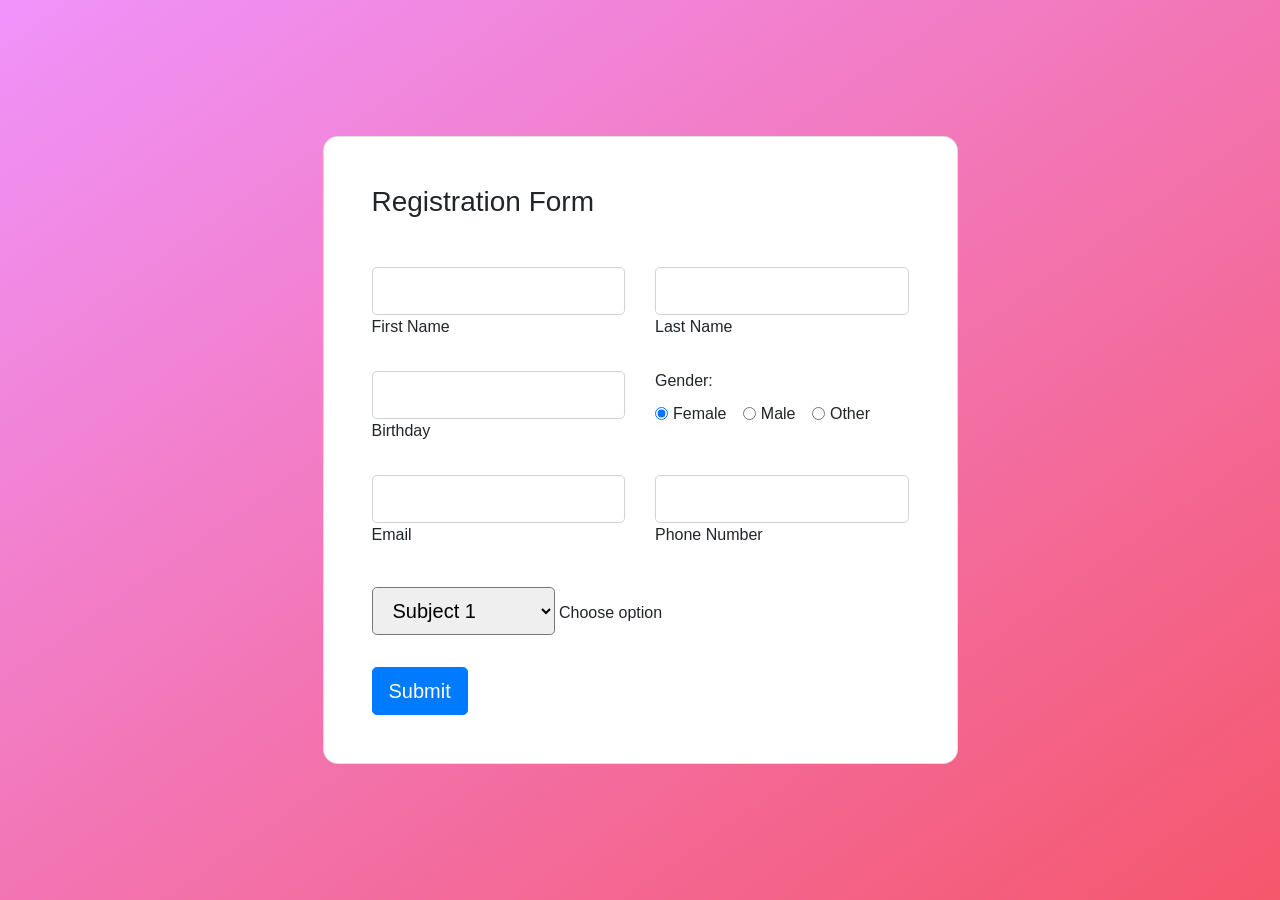
<file: case_study/src/main/webapp/product/dangKy.html>
<!DOCTYPE html>
<html lang="en">

<head>
    <meta charset="UTF-8">
    <title>Title</title>
  <link rel="stylesheet" href="https://cdn.jsdelivr.net/npm/bootstrap@4.6.2/dist/css/bootstrap.min.css" integrity="sha384-xOolHFLEh07PJGoPkLv1IbcEPTNtaed2xpHsD9ESMhqIYd0nLMwNLD69Npy4HI+N" crossorigin="anonymous">
  <script src="https://cdn.jsdelivr.net/npm/jquery@3.5.1/dist/jquery.slim.min.js" integrity="sha384-DfXdz2htPH0lsSSs5nCTpuj/zy4C+OGpamoFVy38MVBnE+IbbVYUew+OrCXaRkfj" crossorigin="anonymous"></script>
  <script src="https://cdn.jsdelivr.net/npm/bootstrap@4.6.2/dist/js/bootstrap.bundle.min.js" integrity="sha384-Fy6S3B9q64WdZWQUiU+q4/2Lc9npb8tCaSX9FK7E8HnRr0Jz8D6OP9dO5Vg3Q9ct" crossorigin="anonymous"></script>

  <style>
    .gradient-custom {
      /* fallback for old browsers */
      background: #f093fb;

      /* Chrome 10-25, Safari 5.1-6 */
      background: -webkit-linear-gradient(to bottom right, rgba(240, 147, 251, 1), rgba(245, 87, 108, 1));

      /* W3C, IE 10+/ Edge, Firefox 16+, Chrome 26+, Opera 12+, Safari 7+ */
      background: linear-gradient(to bottom right, rgba(240, 147, 251, 1), rgba(245, 87, 108, 1))
    }

    .card-registration .select-input.form-control[readonly]:not([disabled]) {
      font-size: 1rem;
      line-height: 2.15;
      padding-left: .75em;
      padding-right: .75em;
    }
    .card-registration .select-arrow {
      top: 13px;
    }
  </style>
</head>
<body>
<section class="vh-100 gradient-custom">
  <div class="container py-5 h-100">
    <div class="row justify-content-center align-items-center h-100">
      <div class="col-12 col-lg-9 col-xl-7">
        <div class="card shadow-2-strong card-registration" style="border-radius: 15px;">
          <div class="card-body p-4 p-md-5">
            <h3 class="mb-4 pb-2 pb-md-0 mb-md-5">Registration Form</h3>
            <form>

              <div class="row">
                <div class="col-md-6 mb-4">

                  <div class="form-outline">
                    <input type="text" id="firstName" class="form-control form-control-lg" />
                    <label class="form-label" for="firstName">First Name</label>
                  </div>

                </div>
                <div class="col-md-6 mb-4">

                  <div class="form-outline">
                    <input type="text" id="lastName" class="form-control form-control-lg" />
                    <label class="form-label" for="lastName">Last Name</label>
                  </div>

                </div>
              </div>

              <div class="row">
                <div class="col-md-6 mb-4 d-flex align-items-center">

                  <div class="form-outline datepicker w-100">
                    <input type="text" class="form-control form-control-lg" id="birthdayDate" />
                    <label for="birthdayDate" class="form-label">Birthday</label>
                  </div>

                </div>
                <div class="col-md-6 mb-4">

                  <h6 class="mb-2 pb-1">Gender: </h6>

                  <div class="form-check form-check-inline">
                    <input class="form-check-input" type="radio" name="inlineRadioOptions" id="femaleGender"
                           value="option1" checked />
                    <label class="form-check-label" for="femaleGender">Female</label>
                  </div>

                  <div class="form-check form-check-inline">
                    <input class="form-check-input" type="radio" name="inlineRadioOptions" id="maleGender"
                           value="option2" />
                    <label class="form-check-label" for="maleGender">Male</label>
                  </div>

                  <div class="form-check form-check-inline">
                    <input class="form-check-input" type="radio" name="inlineRadioOptions" id="otherGender"
                           value="option3" />
                    <label class="form-check-label" for="otherGender">Other</label>
                  </div>

                </div>
              </div>

              <div class="row">
                <div class="col-md-6 mb-4 pb-2">

                  <div class="form-outline">
                    <input type="email" id="emailAddress" class="form-control form-control-lg" />
                    <label class="form-label" for="emailAddress">Email</label>
                  </div>

                </div>
                <div class="col-md-6 mb-4 pb-2">

                  <div class="form-outline">
                    <input type="tel" id="phoneNumber" class="form-control form-control-lg" />
                    <label class="form-label" for="phoneNumber">Phone Number</label>
                  </div>

                </div>
              </div>

              <div class="row">
                <div class="col-12">

                  <select class="select form-control-lg">
                    <option value="1" disabled>Choose option</option>
                    <option value="2">Subject 1</option>
                    <option value="3">Subject 2</option>
                    <option value="4">Subject 3</option>
                  </select>
                  <label class="form-label select-label">Choose option</label>

                </div>
              </div>

              <div class="mt-4 pt-2">
                <input class="btn btn-primary btn-lg" type="submit" value="Submit" />
              </div>

            </form>
          </div>
        </div>
      </div>
    </div>
  </div>
</section>
</body>
</html>
</file>
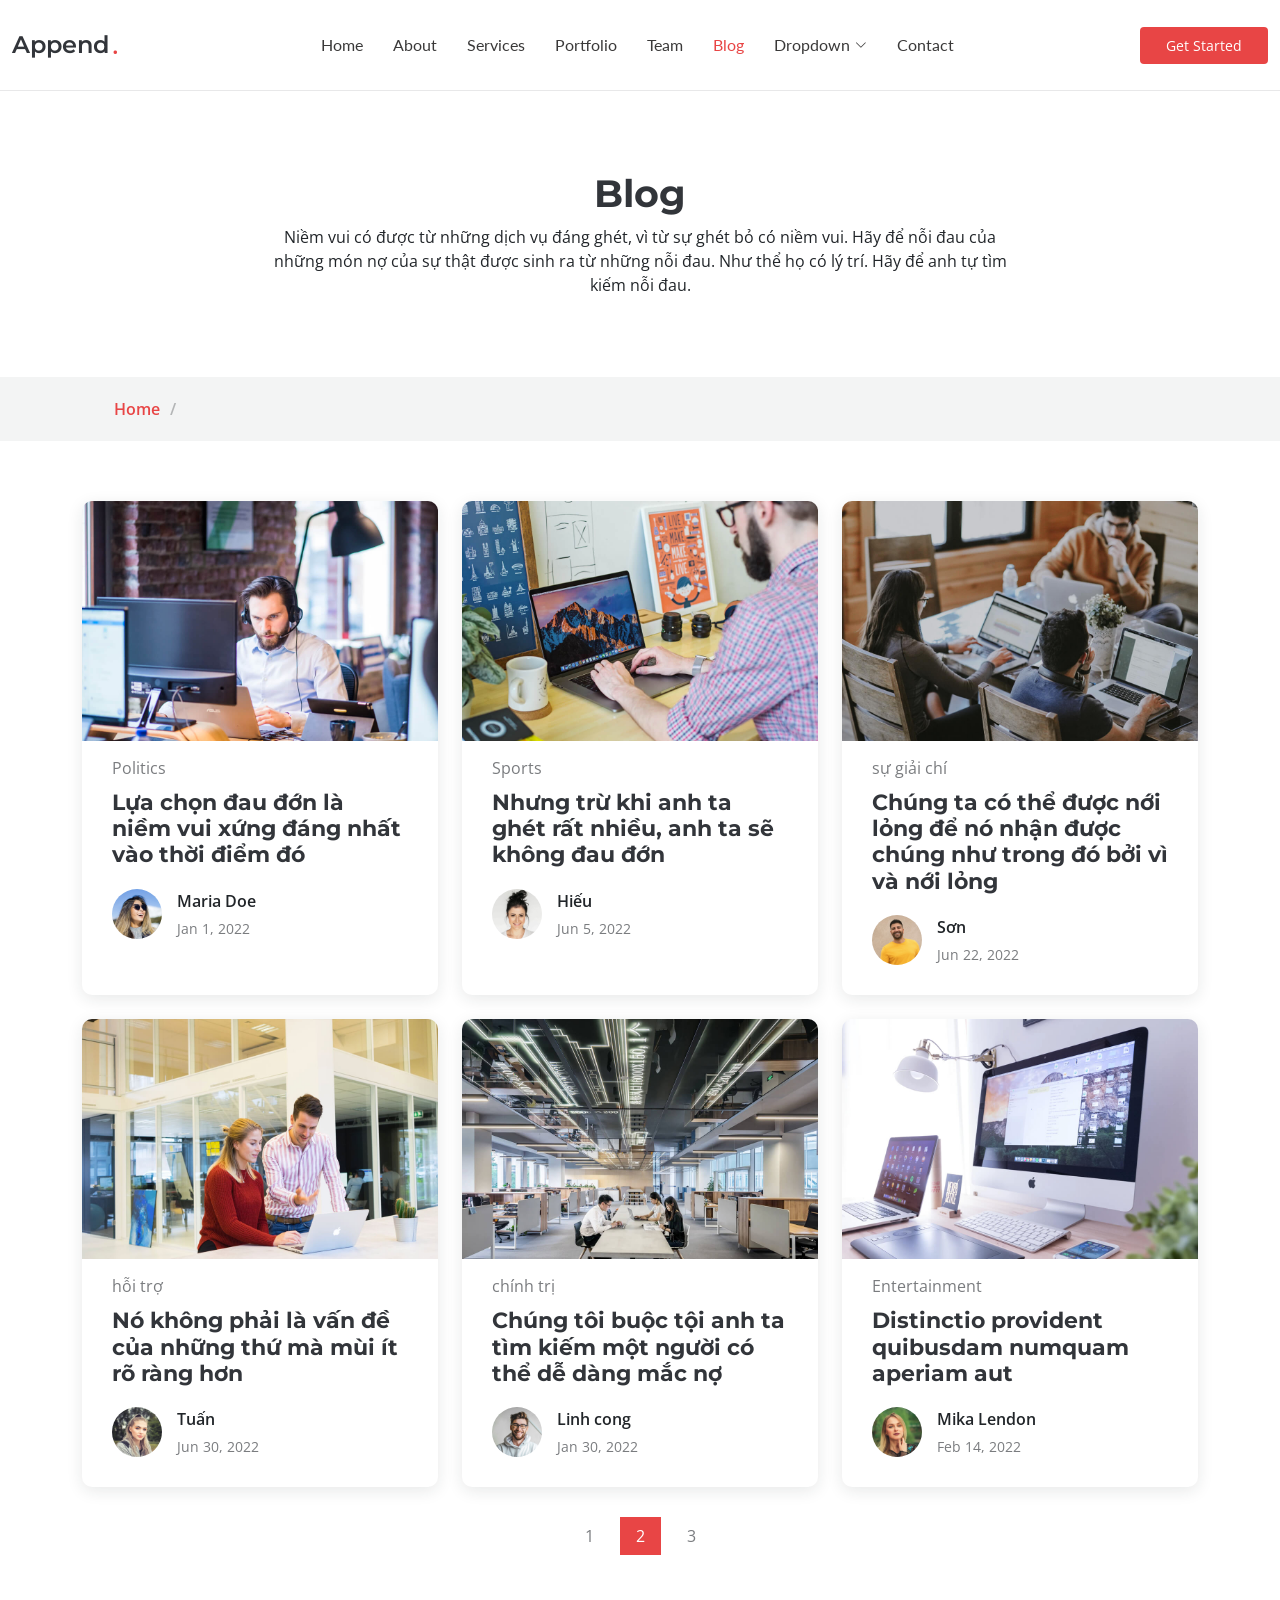
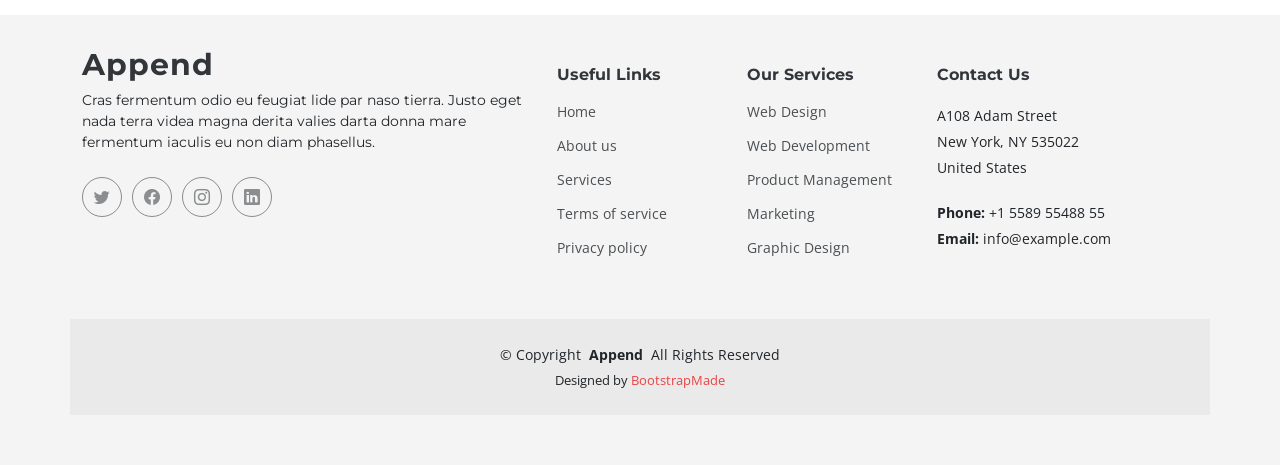
<file: case_study/src/main/webapp/display/logic/blog.html>
<!DOCTYPE html>
<html lang="en">
<link rel="stylesheet" href="https://cdn.jsdelivr.net/npm/bootstrap@4.6.2/dist/css/bootstrap.min.css" integrity="sha384-xOolHFLEh07PJGoPkLv1IbcEPTNtaed2xpHsD9ESMhqIYd0nLMwNLD69Npy4HI+N" crossorigin="anonymous">
<script src="https://cdn.jsdelivr.net/npm/jquery@3.5.1/dist/jquery.slim.min.js" integrity="sha384-DfXdz2htPH0lsSSs5nCTpuj/zy4C+OGpamoFVy38MVBnE+IbbVYUew+OrCXaRkfj" crossorigin="anonymous"></script>
<script src="https://cdn.jsdelivr.net/npm/bootstrap@4.6.2/dist/js/bootstrap.bundle.min.js" integrity="sha384-Fy6S3B9q64WdZWQUiU+q4/2Lc9npb8tCaSX9FK7E8HnRr0Jz8D6OP9dO5Vg3Q9ct" crossorigin="anonymous"></script>
<head>
  <meta charset="utf-8">
  <meta content="width=device-width, initial-scale=1.0" name="viewport">

  <title>Blog - Sale computer</title>
  <meta content="" name="description">
  <meta content="" name="keywords">

  <!-- Favicons -->
  <link href="../daodien/img/favicon.png" rel="icon">
  <link href="../daodien/img/apple-touch-icon.png" rel="apple-touch-icon">

  <!-- Fonts -->
  <link href="https://fonts.googleapis.com" rel="preconnect">
  <link href="https://fonts.gstatic.com" rel="preconnect" crossorigin>
  <link href="https://fonts.googleapis.com/css2?family=Open+Sans:ital,wght@0,300;0,400;0,500;0,600;0,700;0,800;1,300;1,400;1,500;1,600;1,700;1,800&family=Montserrat:ital,wght@0,100;0,200;0,300;0,400;0,500;0,600;0,700;0,800;0,900;1,100;1,200;1,300;1,400;1,500;1,600;1,700;1,800;1,900&family=Lato:ital,wght@0,100;0,300;0,400;0,700;0,900;1,100;1,300;1,400;1,700;1,900&display=swap" rel="stylesheet">

  <!-- Vendor CSS Files -->
  <link href="../daodien/vendor/bootstrap/css/bootstrap.min.css" rel="stylesheet">
  <link href="../daodien/vendor/bootstrap-icons/bootstrap-icons.css" rel="stylesheet">
  <link href="../daodien/vendor/glightbox/css/glightbox.min.css" rel="stylesheet">
  <link href="../daodien/vendor/swiper/swiper-bundle.min.css" rel="stylesheet">
  <link href="../daodien/vendor/aos/aos.css" rel="stylesheet">

  <!-- Template Main CSS File -->
  <link href="../daodien/css/main.css" rel="stylesheet">

  <!-- =======================================================
  * Template Name: Append
  * Updated: Jul 27 2023 with Bootstrap v5.3.1
  * Template URL: https://bootstrapmade.com/append-bootstrap-website-template/
  * Author: BootstrapMade.com
  * License: https://bootstrapmade.com/license/
  ======================================================== -->
</head>

<body class="blog-page" data-bs-spy="scroll" data-bs-target="#navmenu">

  <!-- ======= Header ======= -->
  <header id="header" class="header sticky-top d-flex align-items-center">
    <div class="container-fluid d-flex align-items-center justify-content-between">

      <a href="index.html" class="logo d-flex align-items-center me-auto me-xl-0">
        <!-- Uncomment the line below if you also wish to use an image logo -->
        <!-- <img src="assets/img/logo.png" alt=""> -->
        <h1>Append</h1>
        <span>.</span>
      </a>

      <!-- Nav Menu -->
      <nav id="navmenu" class="navmenu">
        <ul>
          <li><a href="index.html#hero">Home</a></li>
          <li><a href="index.html#about">About</a></li>
          <li><a href="index.html#services">Services</a></li>
          <li><a href="index.html#portfolio">Portfolio</a></li>
          <li><a href="index.html#team">Team</a></li>
          <li><a href="blog.html" class="active">Blog</a></li>
          <li class="dropdown has-dropdown"><a href="#"><span>Dropdown</span> <i class="bi bi-chevron-down"></i></a>
            <ul class="dd-box-shadow">
              <li><a href="#">Dropdown 1</a></li>
              <li class="dropdown has-dropdown"><a href="#"><span>Deep Dropdown</span> <i class="bi bi-chevron-down"></i></a>
                <ul class="dd-box-shadow">
                  <li><a href="#">Deep Dropdown 1</a></li>
                  <li><a href="#">Deep Dropdown 2</a></li>
                  <li><a href="#">Deep Dropdown 3</a></li>
                  <li><a href="#">Deep Dropdown 4</a></li>
                  <li><a href="#">Deep Dropdown 5</a></li>
                </ul>
              </li>
              <li><a href="#">Dropdown 2</a></li>
              <li><a href="#">Dropdown 3</a></li>
              <li><a href="#">Dropdown 4</a></li>
            </ul>
          </li>
          <li><a href="index.html#contact">Contact</a></li>
        </ul>

        <i class="mobile-nav-toggle d-xl-none bi bi-list"></i>
      </nav><!-- End Nav Menu -->

      <a class="btn-getstarted" href="index.html#about">Get Started</a>

    </div>
  </header><!-- End Header -->

  <main id="main">

    <!-- Blog Page Title & Breadcrumbs -->
    <div data-aos="fade" class="page-title">
      <div class="heading">
        <div class="container">
          <div class="row d-flex justify-content-center text-center">
            <div class="col-lg-8">
              <h1>Blog</h1>
              <p class="mb-0">Niềm vui có được từ những dịch vụ đáng ghét, vì từ sự ghét bỏ có niềm vui. Hãy để nỗi đau của những món nợ của sự thật được sinh ra từ những nỗi đau. Như thể họ có lý trí. Hãy để anh tự tìm kiếm nỗi đau.</p>
            </div>
          </div>
        </div>
      </div>
      <nav class="breadcrumbs">
        <div class="container">
          <ol>
            <li><a href="index.html">Home</a></li>
            <li class="current"></li>
          </ol>
        </div>
      </nav>
    </div><!-- End Page Title -->

    <!-- Blog Section - Blog Page -->
    <section id="blog" class="blog">

      <div class="container" data-aos="fade-up" ngày chậm trễ="100">

        <div class="row gy-4 posts-list">

          <div class="col-xl-4 col-lg-6">
            <article>

              <div class="post-img">
                <img src="../daodien/img/blog/blog-1.jpg" alt="" class="img-fluid">
              </div>

              <p class="post-category">Politics</p>

              <h2 class="title">
                <a href="blog-details.html">Lựa chọn đau đớn là niềm vui xứng đáng nhất vào thời điểm đó</a>
              </h2>

              <div class="d-flex align-items-center">
                <img src="../daodien/img/blog/blog-author.jpg" alt="" class="img-fluid post-author-img flex-shrink-0">
                <div class="post-meta">
                  <p class="post-author">Maria Doe</p>
                  <p class="post-date">
                    <time datetime="2022-01-01">Jan 1, 2022</time>
                  </p>
                </div>
              </div>

            </article>
          </div><!-- End post list item -->

          <div class="col-xl-4 col-lg-6">
            <article>

              <div class="post-img">
                <img src="../daodien/img/blog/blog-2.jpg" alt="" class="img-fluid">
              </div>

              <p class="post-category">Sports</p>

              <h2 class="title">
                <a href="blog-details.html">Nhưng trừ khi anh ta ghét rất nhiều, anh ta sẽ không đau đớn</a>
              </h2>

              <div class="d-flex align-items-center">
                <img src="../daodien/img/blog/blog-author-2.jpg" alt="" class="img-fluid post-author-img flex-shrink-0">
                <div class="post-meta">
                  <p class="post-author"> Hiếu </p>
                  <p class="post-date">
                    <time ngày giờ="2022-01-01">Jun 5, 2022</time>
                  </p>
                </div>
              </div>

            </article>
          </div><!-- End post list item -->

          <div class="col-xl-4 col-lg-6">
            <article>

              <div class="post-img">
                <img src="../daodien/img/blog/blog-3.jpg" alt="" class="img-fluid">
              </div>

              <p class="post-category">sự giải chí</p>

              <h2 class="title">
                <a href="blog-details.html">Chúng ta có thể được nới lỏng để nó nhận được chúng như trong đó bởi vì và nới lỏng</a>
              </h2>

              <div class="d-flex align-items-center">
                <img src="../daodien/img/blog/blog-author-3.jpg" alt="" class="img-fluid post-author-img flex-shrink-0">
                <div class="post-meta">
                  <p class="post-author">Sơn</p>
                  <p class="post-date">
                    <time ngày giờ="2022-01-01">Jun 22, 2022</time>
                  </p>
                </div>
              </div>

            </article>
          </div><!-- End post list item -->

          <div class="col-xl-4 col-lg-6">
            <article>

              <div class="post-img">
                <img src="../daodien/img/blog/blog-4.jpg" alt="" class="img-fluid">
              </div>

              <p class="post-category">hỗi trợ </p>

              <h2 class="title">
                <a href="blog-details.html">Nó không phải là vấn đề của những thứ mà mùi ít rõ ràng hơn</a>
              </h2>

              <div class="d-flex align-items-center">
                <img src="../daodien/img/blog/blog-author-4.jpg" alt="" class="img-fluid post-author-img flex-shrink-0">
                <div class="post-meta">
                  <p class="post-author">Tuấn</p>
                  <p class="post-date">
                    <time ngày giờ ="2022-01-01">Jun 30, 2022</time>
                  </p>
                </div>
              </div>

            </article>
          </div><!-- End post list item -->

          <div class="col-xl-4 col-lg-6">
            <article>

              <div class="post-img">
                <img src="../daodien/img/blog/blog-5.jpg" alt="" class="img-fluid">
              </div>

              <p class="post-category">chính trị</p>

              <h2 class="title">
                <a href="blog-details.html">Chúng tôi buộc tội anh ta tìm kiếm một người có thể dễ dàng mắc nợ</a>
              </h2>

              <div class="d-flex align-items-center">
                <img src="../daodien/img/blog/blog-author-5.jpg" alt="" class="img-fluid post-author-img flex-shrink-0">
                <div class="post-meta">
                  <p class="post-author">Linh cong</p>
                  <p class="post-date">
                    <time ngày giờ="2022-01-01">Jan 30, 2022</time>
                  </p>
                </div>
              </div>

            </article>
          </div><!-- End post list item -->

          <div class="col-xl-4 col-lg-6">
            <article>

              <div class="post-img">
                <img src="../daodien/img/blog/blog-6.jpg" alt="" class="img-fluid">
              </div>

              <p class="post-category">Entertainment</p>

              <h2 class="title">
                <a href="blog-details.html">Distinctio provident quibusdam numquam aperiam aut</a>
              </h2>

              <div class="d-flex align-items-center">
                <img src="../daodien/img/blog/blog-author-6.jpg" alt="" class="img-fluid post-author-img flex-shrink-0">
                <div class="post-meta">
                  <p class="post-author">Mika Lendon</p>
                  <p class="post-date">
                    <time datetime="2022-01-01">Feb 14, 2022</time>
                  </p>
                </div>
              </div>

            </article>
          </div><!-- End post list item -->

        </div><!-- End blog posts list -->

        <div class="pagination d-flex justify-content-center">
          <ul>
            <li><a href="#">1</a></li>
            <li class="active"><a href="#">2</a></li>
            <li><a href="#">3</a></li>
          </ul>
        </div><!-- End pagination -->

      </div>

    </section><!-- End Blog Section -->

  </main>

  <!-- ======= Footer ======= -->
  <footer id="footer" class="footer">

    <div class="container footer-top">
      <div class="row gy-4">
        <div class="col-lg-5 col-md-12 footer-about">
          <a href="index.html" class="logo d-flex align-items-center">
            <span>Append</span>
          </a>
          <p>Cras fermentum odio eu feugiat lide par naso tierra. Justo eget nada terra videa magna derita valies darta donna mare fermentum iaculis eu non diam phasellus.</p>
          <div class="social-links d-flex mt-4">
            <a href=""><i class="bi bi-twitter"></i></a>
            <a href=""><i class="bi bi-facebook"></i></a>
            <a href=""><i class="bi bi-instagram"></i></a>
            <a href=""><i class="bi bi-linkedin"></i></a>
          </div>
        </div>

        <div class="col-lg-2 col-6 footer-links">
          <h4>Useful Links</h4>
          <ul>
            <li><a href="#">Home</a></li>
            <li><a href="#">About us</a></li>
            <li><a href="#">Services</a></li>
            <li><a href="#">Terms of service</a></li>
            <li><a href="#">Privacy policy</a></li>
          </ul>
        </div>

        <div class="col-lg-2 col-6 footer-links">
          <h4>Our Services</h4>
          <ul>
            <li><a href="#">Web Design</a></li>
            <li><a href="#">Web Development</a></li>
            <li><a href="#">Product Management</a></li>
            <li><a href="#">Marketing</a></li>
            <li><a href="#">Graphic Design</a></li>
          </ul>
        </div>

        <div class="col-lg-3 col-md-12 footer-contact text-center text-md-start">
          <h4>Contact Us</h4>
          <p>A108 Adam Street</p>
          <p>New York, NY 535022</p>
          <p>United States</p>
          <p class="mt-4"><strong>Phone:</strong> <span>+1 5589 55488 55</span></p>
          <p><strong>Email:</strong> <span>info@example.com</span></p>
        </div>

      </div>
    </div>

    <div class="container copyright text-center mt-4">
      <p>&copy; <span>Copyright</span> <strong class="px-1">Append</strong> <span>All Rights Reserved</span></p>
      <div class="credits">
        <!-- All the links in the footer should remain intact. -->
        <!-- You can delete the links only if you've purchased the pro version. -->
        <!-- Licensing information: https://bootstrapmade.com/license/ -->
        <!-- Purchase the pro version with working PHP/AJAX contact form: [buy-url] -->
        Designed by <a href="https://bootstrapmade.com/">BootstrapMade</a>
      </div>
    </div>

  </footer><!-- End Footer -->

  <!-- Scroll Top Button -->
  <a href="#" id="scroll-top" class="scroll-top d-flex align-items-center justify-content-center"><i class="bi bi-arrow-up-short"></i></a>

  <!-- Preloader -->
  <div id="preloader">
    <div></div>
    <div></div>
    <div></div>
    <div></div>
  </div>

  <!-- Vendor JS Files -->
  <script src="../daodien/vendor/bootstrap/js/bootstrap.bundle.min.js"></script>
  <script src="../daodien/vendor/glightbox/js/glightbox.min.js"></script>
  <script src="../daodien/vendor/purecounter/purecounter_vanilla.js"></script>
  <script src="../daodien/vendor/isotope-layout/isotope.pkgd.min.js"></script>
  <script src="../daodien/vendor/swiper/swiper-bundle.min.js"></script>
  <script src="../daodien/vendor/aos/aos.js"></script>
  <script src="../daodien/vendor/php-email-form/validate.js"></script>

  <!-- Template Main JS File -->
  <script src="../daodien/js/main.js"></script>

</body>

</html>
</file>
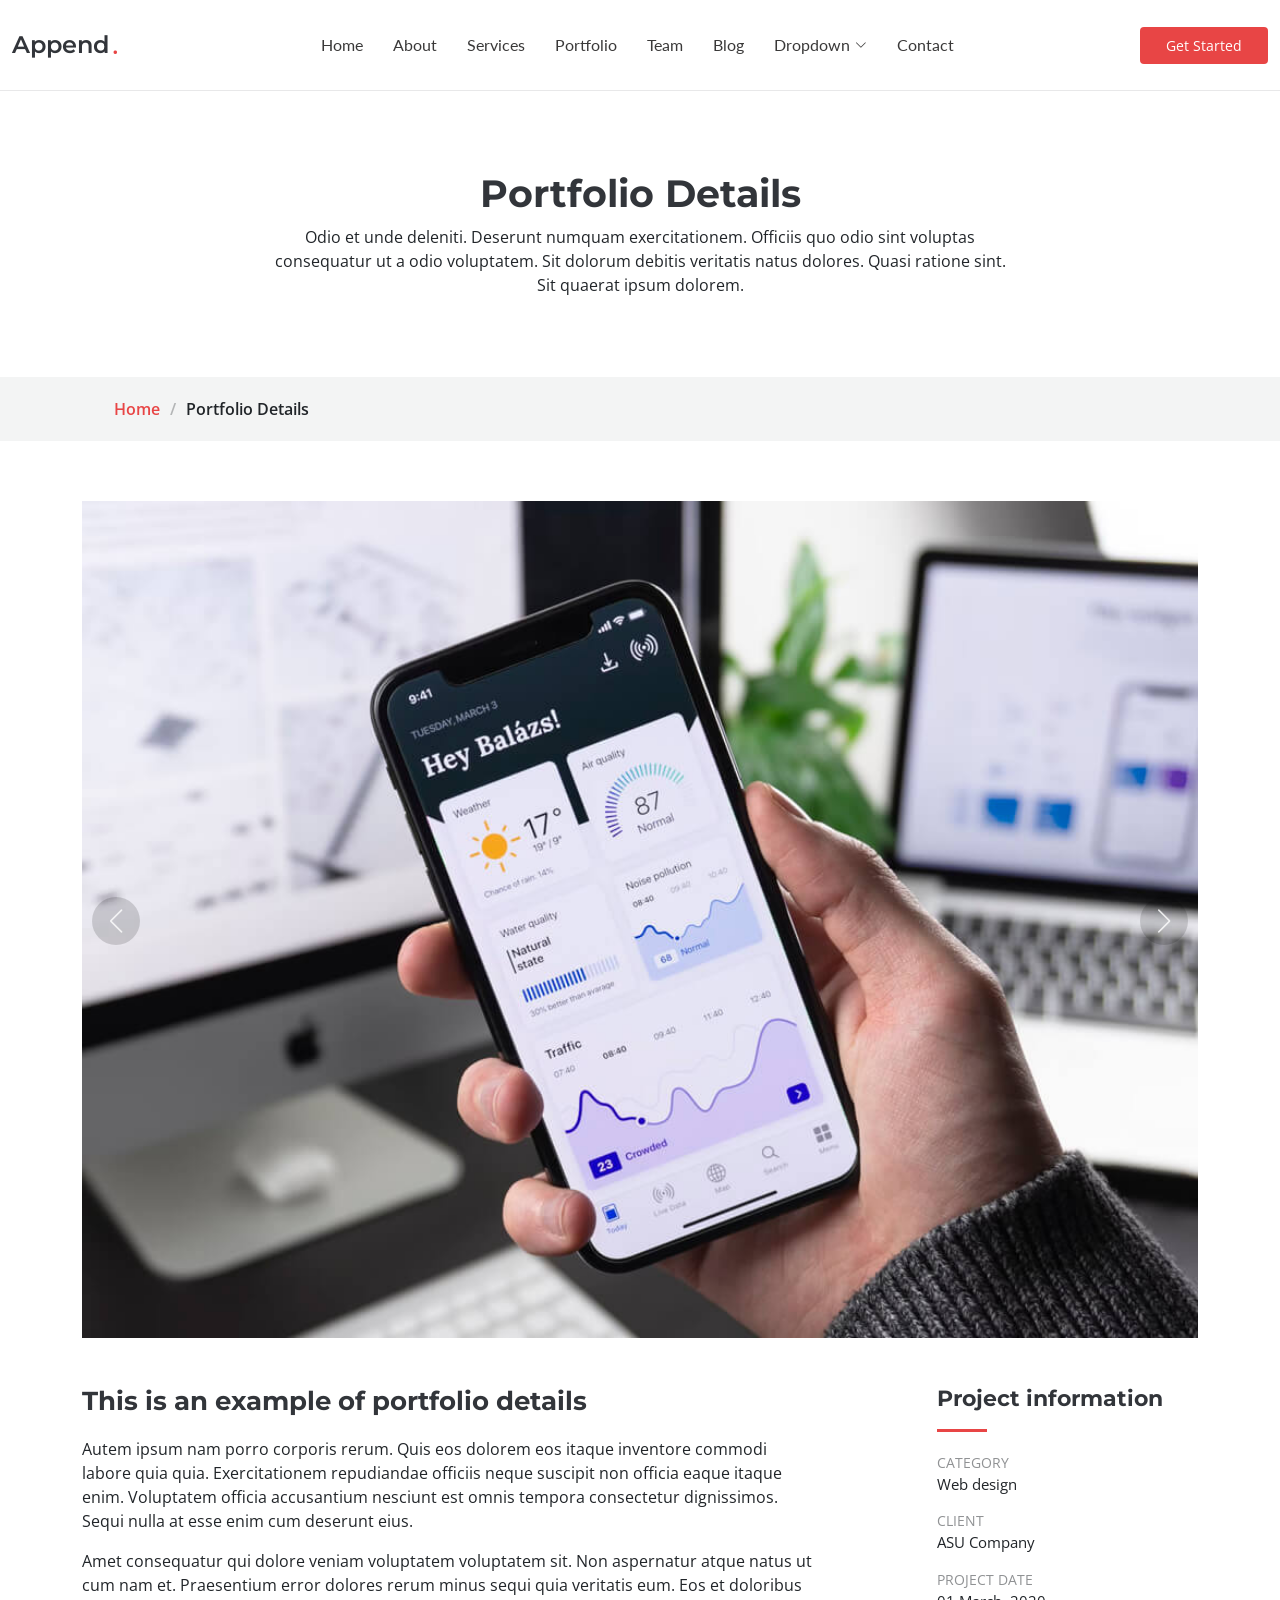
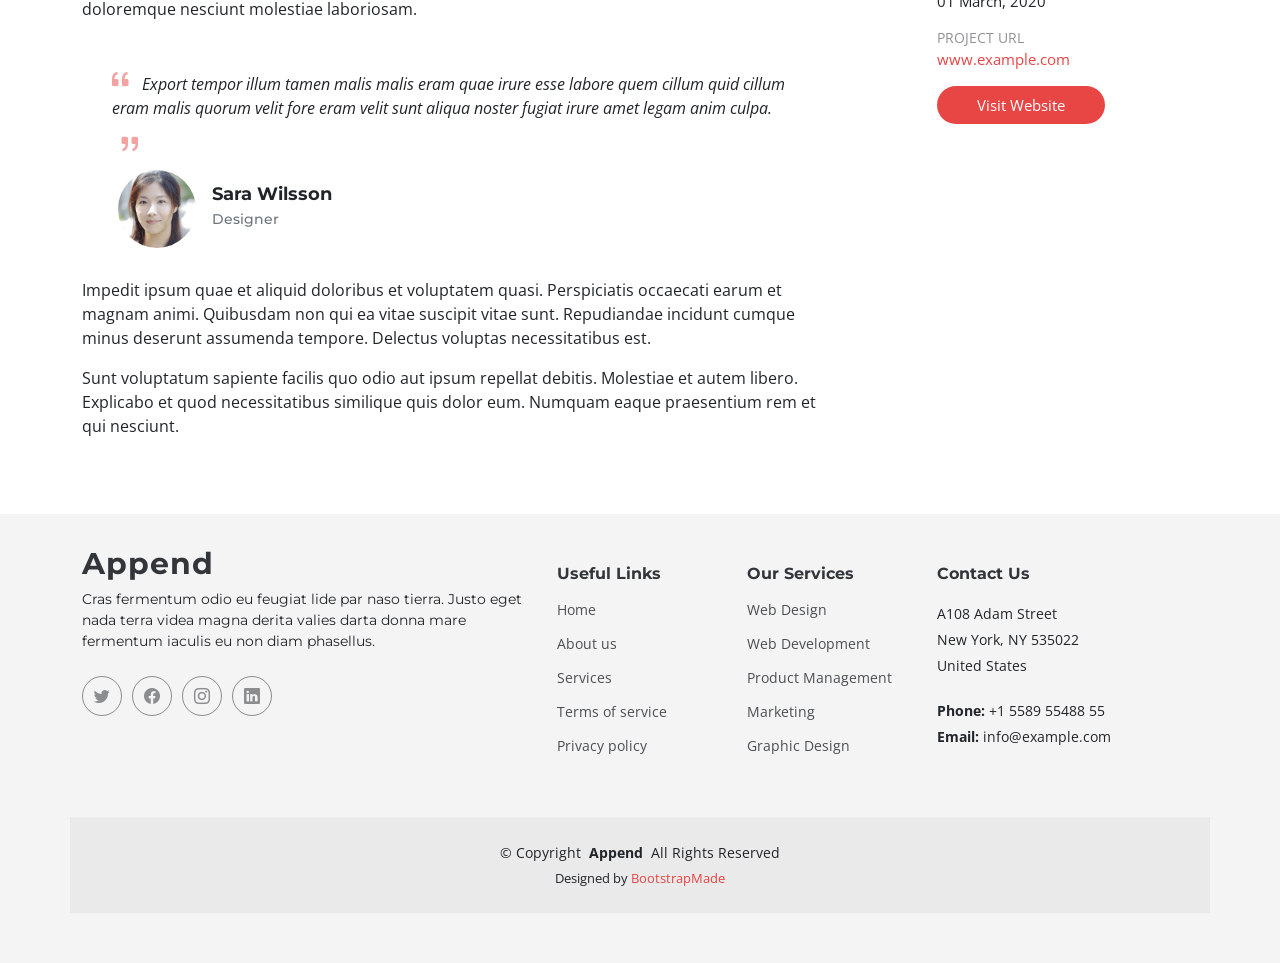
<file: case_study/src/main/webapp/display/logic/portfolio-details.html>
<!DOCTYPE html>
<html lang="en">
<link rel="stylesheet" href="https://cdn.jsdelivr.net/npm/bootstrap@4.6.2/dist/css/bootstrap.min.css" integrity="sha384-xOolHFLEh07PJGoPkLv1IbcEPTNtaed2xpHsD9ESMhqIYd0nLMwNLD69Npy4HI+N" crossorigin="anonymous">
<script src="https://cdn.jsdelivr.net/npm/jquery@3.5.1/dist/jquery.slim.min.js" integrity="sha384-DfXdz2htPH0lsSSs5nCTpuj/zy4C+OGpamoFVy38MVBnE+IbbVYUew+OrCXaRkfj" crossorigin="anonymous"></script>
<script src="https://cdn.jsdelivr.net/npm/bootstrap@4.6.2/dist/js/bootstrap.bundle.min.js" integrity="sha384-Fy6S3B9q64WdZWQUiU+q4/2Lc9npb8tCaSX9FK7E8HnRr0Jz8D6OP9dO5Vg3Q9ct" crossorigin="anonymous"></script>

<head>
  <meta charset="utf-8">
  <meta content="width=device-width, initial-scale=1.0" name="viewport">

  <title>Portfolio Details - Append Bootstrap Temlate</title>
  <meta content="" name="description">
  <meta content="" name="keywords">

  <!-- Favicons -->
  <link href="../daodien/img/favicon.png" rel="icon">
  <link href="../daodien/img/apple-touch-icon.png" rel="apple-touch-icon">

  <!-- Fonts -->
  <link href="https://fonts.googleapis.com" rel="preconnect">
  <link href="https://fonts.gstatic.com" rel="preconnect" crossorigin>
  <link href="https://fonts.googleapis.com/css2?family=Open+Sans:ital,wght@0,300;0,400;0,500;0,600;0,700;0,800;1,300;1,400;1,500;1,600;1,700;1,800&family=Montserrat:ital,wght@0,100;0,200;0,300;0,400;0,500;0,600;0,700;0,800;0,900;1,100;1,200;1,300;1,400;1,500;1,600;1,700;1,800;1,900&family=Lato:ital,wght@0,100;0,300;0,400;0,700;0,900;1,100;1,300;1,400;1,700;1,900&display=swap" rel="stylesheet">

  <!-- Vendor CSS Files -->
  <link href="../daodien/vendor/bootstrap/css/bootstrap.min.css" rel="stylesheet">
  <link href="../daodien/vendor/bootstrap-icons/bootstrap-icons.css" rel="stylesheet">
  <link href="../daodien/vendor/glightbox/css/glightbox.min.css" rel="stylesheet">
  <link href="../daodien/vendor/swiper/swiper-bundle.min.css" rel="stylesheet">
  <link href="../daodien/vendor/aos/aos.css" rel="stylesheet">

  <!-- Template Main CSS File -->
  <link href="../daodien/css/main.css" rel="stylesheet">

  <!-- =======================================================
  * Template Name: Append
  * Updated: Jul 27 2023 with Bootstrap v5.3.1
  * Template URL: https://bootstrapmade.com/append-bootstrap-website-template/
  * Author: BootstrapMade.com
  * License: https://bootstrapmade.com/license/
  ======================================================== -->
</head>

<body class="portfolio-details-page" data-bs-spy="scroll" data-bs-target="#navmenu">

  <!-- ======= Header ======= -->
  <header id="header" class="header sticky-top d-flex align-items-center">
    <div class="container-fluid d-flex align-items-center justify-content-between">

      <a href="index.html" class="logo d-flex align-items-center me-auto me-xl-0">
        <!-- Uncomment the line below if you also wish to use an image logo -->
        <!-- <img src="assets/img/logo.png" alt=""> -->
        <h1>Append</h1>
        <span>.</span>
      </a>

      <!-- Nav Menu -->
      <nav id="navmenu" class="navmenu">
        <ul>
          <li><a href="index.html#hero">Home</a></li>
          <li><a href="index.html#about">About</a></li>
          <li><a href="index.html#services">Services</a></li>
          <li><a href="index.html#portfolio">Portfolio</a></li>
          <li><a href="index.html#team">Team</a></li>
          <li><a href="blog.html">Blog</a></li>
          <li class="dropdown has-dropdown"><a href="#"><span>Dropdown</span> <i class="bi bi-chevron-down"></i></a>
            <ul class="dd-box-shadow">
              <li><a href="#">Dropdown 1</a></li>
              <li class="dropdown has-dropdown"><a href="#"><span>Deep Dropdown</span> <i class="bi bi-chevron-down"></i></a>
                <ul class="dd-box-shadow">
                  <li><a href="#">Deep Dropdown 1</a></li>
                  <li><a href="#">Deep Dropdown 2</a></li>
                  <li><a href="#">Deep Dropdown 3</a></li>
                  <li><a href="#">Deep Dropdown 4</a></li>
                  <li><a href="#">Deep Dropdown 5</a></li>
                </ul>
              </li>
              <li><a href="#">Dropdown 2</a></li>
              <li><a href="#">Dropdown 3</a></li>
              <li><a href="#">Dropdown 4</a></li>
            </ul>
          </li>
          <li><a href="index.html#contact">Contact</a></li>
        </ul>

        <i class="mobile-nav-toggle d-xl-none bi bi-list"></i>
      </nav><!-- End Nav Menu -->

      <a class="btn-getstarted" href="index.html#about">Get Started</a>

    </div>
  </header><!-- End Header -->

  <main id="main">

    <!-- Portfolio Details Page Title & Breadcrumbs -->
    <div data-aos="fade" class="page-title">
      <div class="heading">
        <div class="container">
          <div class="row d-flex justify-content-center text-center">
            <div class="col-lg-8">
              <h1>Portfolio Details</h1>
              <p class="mb-0">Odio et unde deleniti. Deserunt numquam exercitationem. Officiis quo odio sint voluptas consequatur ut a odio voluptatem. Sit dolorum debitis veritatis natus dolores. Quasi ratione sint. Sit quaerat ipsum dolorem.</p>
            </div>
          </div>
        </div>
      </div>
      <nav class="breadcrumbs">
        <div class="container">
          <ol>
            <li><a href="index.html">Home</a></li>
            <li class="current">Portfolio Details</li>
          </ol>
        </div>
      </nav>
    </div><!-- End Page Title -->

    <!-- Portfolio-details Section - Portfolio Details Page -->
    <section id="portfolio-details" class="portfolio-details">

      <div class="container" data-aos="fade-up">

        <div class="portfolio-details-slider swiper">
          <template class="swiper-config">
            {
            "loop": true,
            "speed" : 600,
            "autoplay": {
            "delay": 5000
            },
            "slidesPerView": "auto",
            "navigation": {
            "nextEl": ".swiper-button-next",
            "prevEl": ".swiper-button-prev"
            }
            }
          </template>
          <div class="swiper-wrapper align-items-center">

            <div class="swiper-slide">
              <img src="../daodien/img/portfolio/app-1.jpg" alt="">
            </div>

            <div class="swiper-slide">
              <img src="../daodien/img/portfolio/product-1.jpg" alt="">
            </div>

            <div class="swiper-slide">
              <img src="../daodien/img/portfolio/branding-1.jpg" alt="">
            </div>

            <div class="swiper-slide">
              <img src="../daodien/img/portfolio/books-1.jpg" alt="">
            </div>

          </div>
          <div class="swiper-button-prev"></div>
          <div class="swiper-button-next"></div>
        </div>

        <div class="row justify-content-between gy-4 mt-4">

          <div class="col-lg-8" data-aos="fade-up">
            <div class="portfolio-description">
              <h2>This is an example of portfolio details</h2>
              <p>
                Autem ipsum nam porro corporis rerum. Quis eos dolorem eos itaque inventore commodi labore quia quia. Exercitationem repudiandae officiis neque suscipit non officia eaque itaque enim. Voluptatem officia accusantium nesciunt est omnis tempora consectetur dignissimos. Sequi nulla at esse enim cum deserunt eius.
              </p>
              <p>
                Amet consequatur qui dolore veniam voluptatem voluptatem sit. Non aspernatur atque natus ut cum nam et. Praesentium error dolores rerum minus sequi quia veritatis eum. Eos et doloribus doloremque nesciunt molestiae laboriosam.
              </p>

              <div class="testimonial-item">
                <p>
                  <i class="bi bi-quote quote-icon-left"></i>
                  <span>Export tempor illum tamen malis malis eram quae irure esse labore quem cillum quid cillum eram malis quorum velit fore eram velit sunt aliqua noster fugiat irure amet legam anim culpa.</span>
                  <i class="bi bi-quote quote-icon-right"></i>
                </p>
                <div>
                  <img src="../daodien/img/testimonials/testimonials-2.jpg" class="testimonial-img" alt="">
                  <h3>Sara Wilsson</h3>
                  <h4>Designer</h4>
                </div>
              </div>

              <p>
                Impedit ipsum quae et aliquid doloribus et voluptatem quasi. Perspiciatis occaecati earum et magnam animi. Quibusdam non qui ea vitae suscipit vitae sunt. Repudiandae incidunt cumque minus deserunt assumenda tempore. Delectus voluptas necessitatibus est.
              </p>

              <p>
                Sunt voluptatum sapiente facilis quo odio aut ipsum repellat debitis. Molestiae et autem libero. Explicabo et quod necessitatibus similique quis dolor eum. Numquam eaque praesentium rem et qui nesciunt.
              </p>

            </div>
          </div>

          <div class="col-lg-3" data-aos="fade-up" data-aos-delay="100">
            <div class="portfolio-info">
              <h3>Project information</h3>
              <ul>
                <li><strong>Category</strong> Web design</li>
                <li><strong>Client</strong> ASU Company</li>
                <li><strong>Project date</strong> 01 March, 2020</li>
                <li><strong>Project URL</strong> <a href="#">www.example.com</a></li>
                <li><a href="#" class="btn-visit align-self-start">Visit Website</a></li>
              </ul>
            </div>
          </div>

        </div>

      </div>

    </section><!-- End Portfolio-details Section -->

  </main>

  <!-- ======= Footer ======= -->
  <footer id="footer" class="footer">

    <div class="container footer-top">
      <div class="row gy-4">
        <div class="col-lg-5 col-md-12 footer-about">
          <a href="index.html" class="logo d-flex align-items-center">
            <span>Append</span>
          </a>
          <p>Cras fermentum odio eu feugiat lide par naso tierra. Justo eget nada terra videa magna derita valies darta donna mare fermentum iaculis eu non diam phasellus.</p>
          <div class="social-links d-flex mt-4">
            <a href=""><i class="bi bi-twitter"></i></a>
            <a href=""><i class="bi bi-facebook"></i></a>
            <a href=""><i class="bi bi-instagram"></i></a>
            <a href=""><i class="bi bi-linkedin"></i></a>
          </div>
        </div>

        <div class="col-lg-2 col-6 footer-links">
          <h4>Useful Links</h4>
          <ul>
            <li><a href="#">Home</a></li>
            <li><a href="#">About us</a></li>
            <li><a href="#">Services</a></li>
            <li><a href="#">Terms of service</a></li>
            <li><a href="#">Privacy policy</a></li>
          </ul>
        </div>

        <div class="col-lg-2 col-6 footer-links">
          <h4>Our Services</h4>
          <ul>
            <li><a href="#">Web Design</a></li>
            <li><a href="#">Web Development</a></li>
            <li><a href="#">Product Management</a></li>
            <li><a href="#">Marketing</a></li>
            <li><a href="#">Graphic Design</a></li>
          </ul>
        </div>

        <div class="col-lg-3 col-md-12 footer-contact text-center text-md-start">
          <h4>Contact Us</h4>
          <p>A108 Adam Street</p>
          <p>New York, NY 535022</p>
          <p>United States</p>
          <p class="mt-4"><strong>Phone:</strong> <span>+1 5589 55488 55</span></p>
          <p><strong>Email:</strong> <span>info@example.com</span></p>
        </div>

      </div>
    </div>

    <div class="container copyright text-center mt-4">
      <p>&copy; <span>Copyright</span> <strong class="px-1">Append</strong> <span>All Rights Reserved</span></p>
      <div class="credits">
        <!-- All the links in the footer should remain intact. -->
        <!-- You can delete the links only if you've purchased the pro version. -->
        <!-- Licensing information: https://bootstrapmade.com/license/ -->
        <!-- Purchase the pro version with working PHP/AJAX contact form: [buy-url] -->
        Designed by <a href="https://bootstrapmade.com/">BootstrapMade</a>
      </div>
    </div>

  </footer><!-- End Footer -->

  <!-- Scroll Top Button -->
  <a href="#" id="scroll-top" class="scroll-top d-flex align-items-center justify-content-center"><i class="bi bi-arrow-up-short"></i></a>

  <!-- Preloader -->
  <div id="preloader">
    <div></div>
    <div></div>
    <div></div>
    <div></div>
  </div>

  <!-- Vendor JS Files -->
  <script src="../daodien/vendor/bootstrap/js/bootstrap.bundle.min.js"></script>
  <script src="../daodien/vendor/glightbox/js/glightbox.min.js"></script>
  <script src="../daodien/vendor/purecounter/purecounter_vanilla.js"></script>
  <script src="../daodien/vendor/isotope-layout/isotope.pkgd.min.js"></script>
  <script src="../daodien/vendor/swiper/swiper-bundle.min.js"></script>
  <script src="../daodien/vendor/aos/aos.js"></script>
  <script src="../daodien/vendor/php-email-form/validate.js"></script>

  <!-- Template Main JS File -->
  <script src="../daodien/js/main.js"></script>

</body>

</html>
</file>
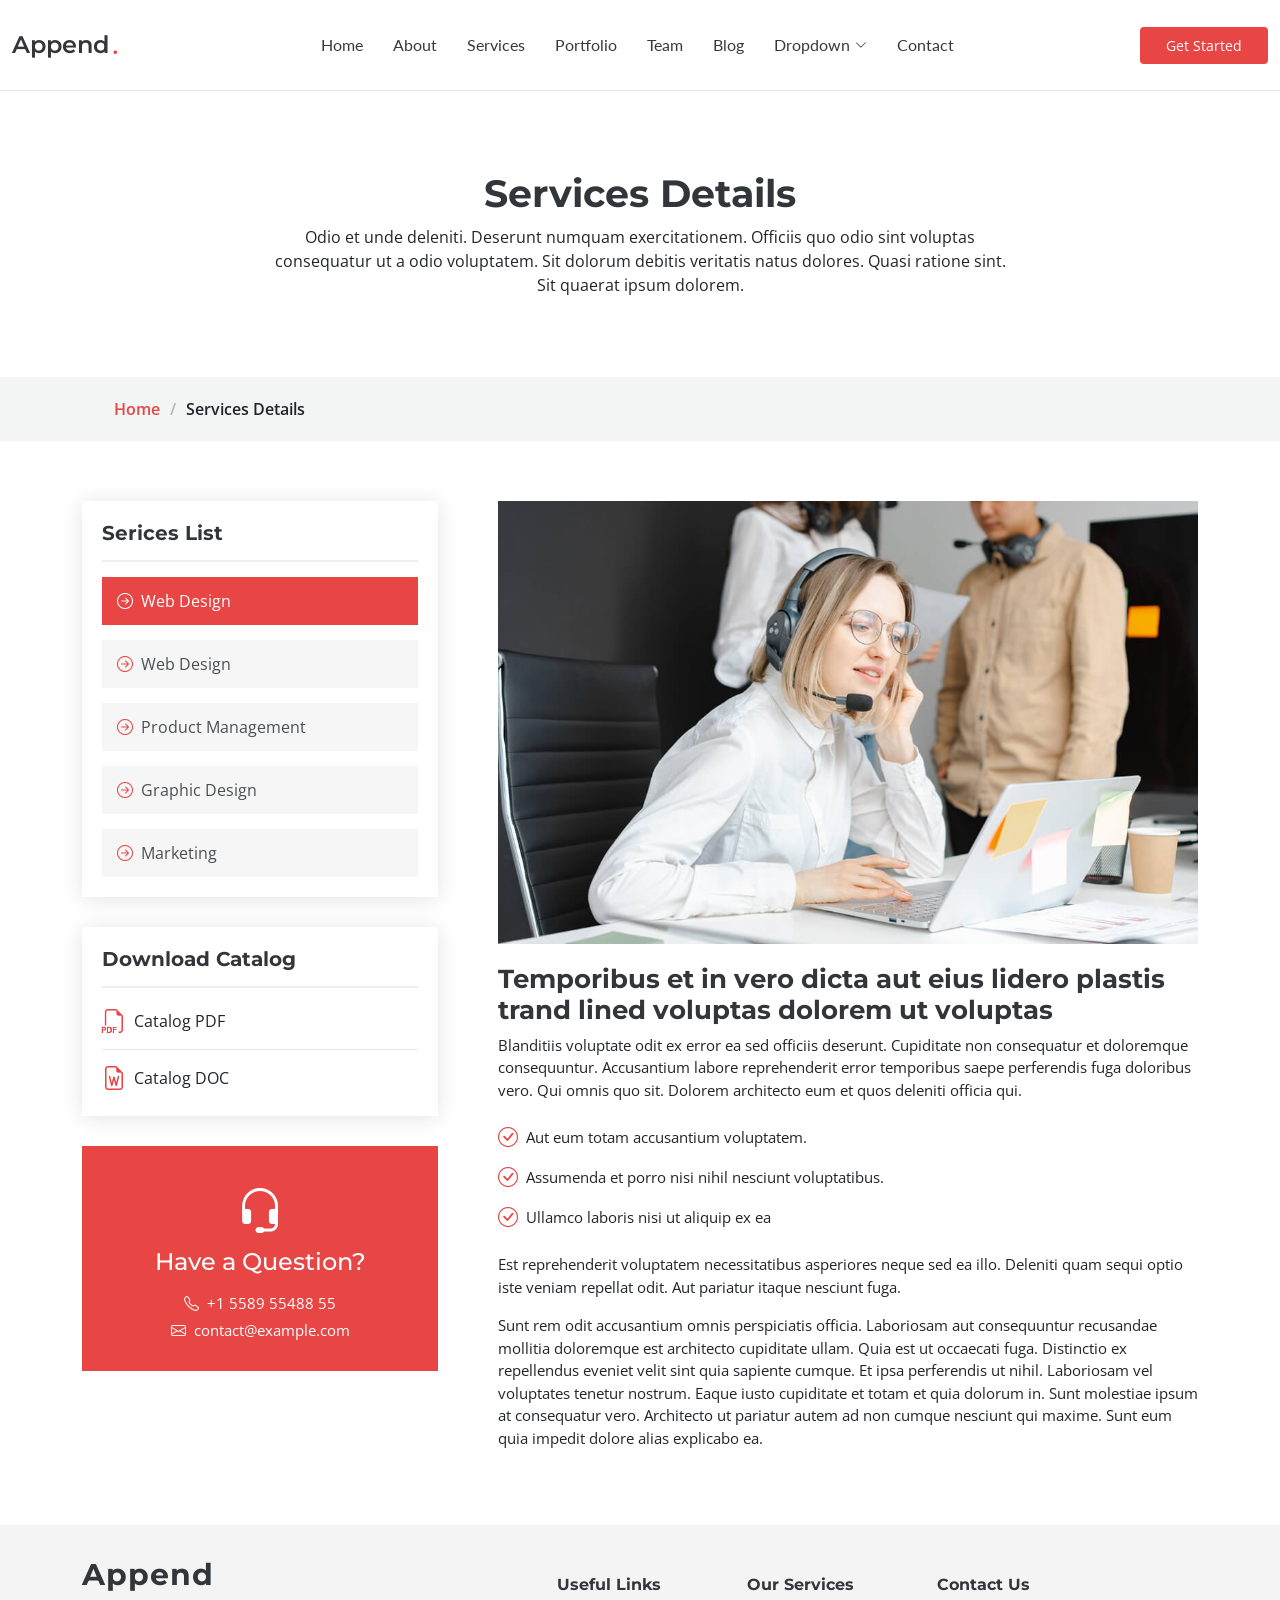
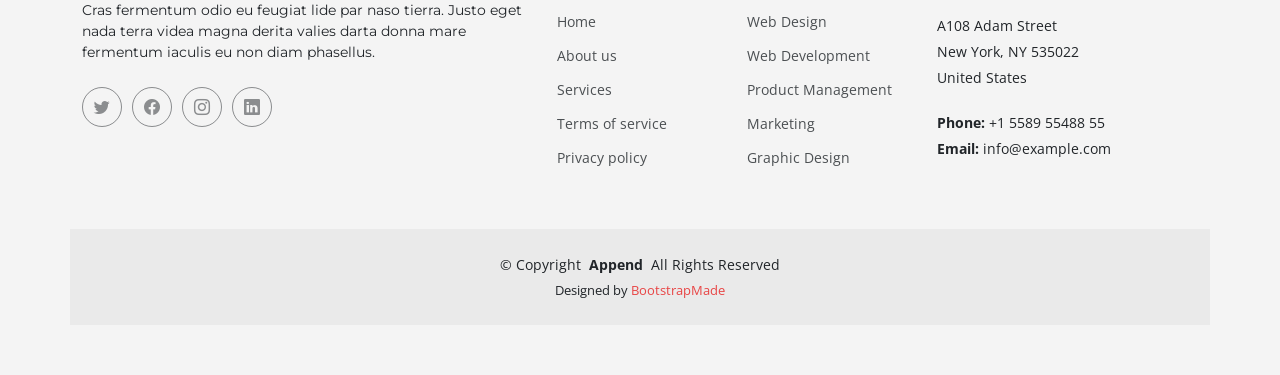
<file: case_study/src/main/webapp/display/logic/services-details.html>
<!DOCTYPE html>
<html lang="en">
<link rel="stylesheet" href="https://cdn.jsdelivr.net/npm/bootstrap@4.6.2/dist/css/bootstrap.min.css" integrity="sha384-xOolHFLEh07PJGoPkLv1IbcEPTNtaed2xpHsD9ESMhqIYd0nLMwNLD69Npy4HI+N" crossorigin="anonymous">
<script src="https://cdn.jsdelivr.net/npm/jquery@3.5.1/dist/jquery.slim.min.js" integrity="sha384-DfXdz2htPH0lsSSs5nCTpuj/zy4C+OGpamoFVy38MVBnE+IbbVYUew+OrCXaRkfj" crossorigin="anonymous"></script>
<script src="https://cdn.jsdelivr.net/npm/bootstrap@4.6.2/dist/js/bootstrap.bundle.min.js" integrity="sha384-Fy6S3B9q64WdZWQUiU+q4/2Lc9npb8tCaSX9FK7E8HnRr0Jz8D6OP9dO5Vg3Q9ct" crossorigin="anonymous"></script>

<head>
  <meta charset="utf-8">
  <meta content="width=device-width, initial-scale=1.0" name="viewport">

  <title>Services Details - Append Bootstrap Temlate</title>
  <meta content="" name="description">
  <meta content="" name="keywords">

  <!-- Favicons -->
  <link href="../daodien/img/favicon.png" rel="icon">
  <link href="../daodien/img/apple-touch-icon.png" rel="apple-touch-icon">

  <!-- Fonts -->
  <link href="https://fonts.googleapis.com" rel="preconnect">
  <link href="https://fonts.gstatic.com" rel="preconnect" crossorigin>
  <link href="https://fonts.googleapis.com/css2?family=Open+Sans:ital,wght@0,300;0,400;0,500;0,600;0,700;0,800;1,300;1,400;1,500;1,600;1,700;1,800&family=Montserrat:ital,wght@0,100;0,200;0,300;0,400;0,500;0,600;0,700;0,800;0,900;1,100;1,200;1,300;1,400;1,500;1,600;1,700;1,800;1,900&family=Lato:ital,wght@0,100;0,300;0,400;0,700;0,900;1,100;1,300;1,400;1,700;1,900&display=swap" rel="stylesheet">

  <!-- Vendor CSS Files -->
  <link href="../daodien/vendor/bootstrap/css/bootstrap.min.css" rel="stylesheet">
  <link href="../daodien/vendor/bootstrap-icons/bootstrap-icons.css" rel="stylesheet">
  <link href="../daodien/vendor/glightbox/css/glightbox.min.css" rel="stylesheet">
  <link href="../daodien/vendor/swiper/swiper-bundle.min.css" rel="stylesheet">
  <link href="../daodien/vendor/aos/aos.css" rel="stylesheet">

  <!-- Template Main CSS File -->
  <link href="../daodien/css/main.css" rel="stylesheet">

  <!-- =======================================================
  * Template Name: Append
  * Updated: Jul 27 2023 with Bootstrap v5.3.1
  * Template URL: https://bootstrapmade.com/append-bootstrap-website-template/
  * Author: BootstrapMade.com
  * License: https://bootstrapmade.com/license/
  ======================================================== -->
</head>

<body class="services-details-page" data-bs-spy="scroll" data-bs-target="#navmenu">

  <!-- ======= Header ======= -->
  <header id="header" class="header sticky-top d-flex align-items-center">
    <div class="container-fluid d-flex align-items-center justify-content-between">

      <a href="index.html" class="logo d-flex align-items-center me-auto me-xl-0">
        <!-- Uncomment the line below if you also wish to use an image logo -->
        <!-- <img src="assets/img/logo.png" alt=""> -->
        <h1>Append</h1>
        <span>.</span>
      </a>

      <!-- Nav Menu -->
      <nav id="navmenu" class="navmenu">
        <ul>
          <li><a href="index.html#hero">Home</a></li>
          <li><a href="index.html#about">About</a></li>
          <li><a href="index.html#services">Services</a></li>
          <li><a href="index.html#portfolio">Portfolio</a></li>
          <li><a href="index.html#team">Team</a></li>
          <li><a href="blog.html">Blog</a></li>
          <li class="dropdown has-dropdown"><a href="#"><span>Dropdown</span> <i class="bi bi-chevron-down"></i></a>
            <ul class="dd-box-shadow">
              <li><a href="#">Dropdown 1</a></li>
              <li class="dropdown has-dropdown"><a href="#"><span>Deep Dropdown</span> <i class="bi bi-chevron-down"></i></a>
                <ul class="dd-box-shadow">
                  <li><a href="#">Deep Dropdown 1</a></li>
                  <li><a href="#">Deep Dropdown 2</a></li>
                  <li><a href="#">Deep Dropdown 3</a></li>
                  <li><a href="#">Deep Dropdown 4</a></li>
                  <li><a href="#">Deep Dropdown 5</a></li>
                </ul>
              </li>
              <li><a href="#">Dropdown 2</a></li>
              <li><a href="#">Dropdown 3</a></li>
              <li><a href="#">Dropdown 4</a></li>
            </ul>
          </li>
          <li><a href="index.html#contact">Contact</a></li>
        </ul>

        <i class="mobile-nav-toggle d-xl-none bi bi-list"></i>
      </nav><!-- End Nav Menu -->

      <a class="btn-getstarted" href="index.html#about">Get Started</a>

    </div>
  </header><!-- End Header -->

  <main id="main">

    <!-- Services Details Page Title & Breadcrumbs -->
    <div data-aos="fade" class="page-title">
      <div class="heading">
        <div class="container">
          <div class="row d-flex justify-content-center text-center">
            <div class="col-lg-8">
              <h1>Services Details</h1>
              <p class="mb-0">Odio et unde deleniti. Deserunt numquam exercitationem. Officiis quo odio sint voluptas consequatur ut a odio voluptatem. Sit dolorum debitis veritatis natus dolores. Quasi ratione sint. Sit quaerat ipsum dolorem.</p>
            </div>
          </div>
        </div>
      </div>
      <nav class="breadcrumbs">
        <div class="container">
          <ol>
            <li><a href="index.html">Home</a></li>
            <li class="current">Services Details</li>
          </ol>
        </div>
      </nav>
    </div><!-- End Page Title -->

    <!-- Service-details Section - Services Details Page -->
    <section id="service-details" class="service-details">

      <div class="container">

        <div class="row gy-5">

          <div class="col-lg-4" data-aos="fade-up" data-aos-delay="100">

            <div class="service-box">
              <h4>Serices List</h4>
              <div class="services-list">
                <a href="#" class="active"><i class="bi bi-arrow-right-circle"></i><span>Web Design</span></a>
                <a href="#"><i class="bi bi-arrow-right-circle"></i><span>Web Design</span></a>
                <a href="#"><i class="bi bi-arrow-right-circle"></i><span>Product Management</span></a>
                <a href="#"><i class="bi bi-arrow-right-circle"></i><span>Graphic Design</span></a>
                <a href="#"><i class="bi bi-arrow-right-circle"></i><span>Marketing</span></a>
              </div>
            </div><!-- End Services List -->

            <div class="service-box">
              <h4>Download Catalog</h4>
              <div class="download-catalog">
                <a href="#"><i class="bi bi-filetype-pdf"></i><span>Catalog PDF</span></a>
                <a href="#"><i class="bi bi-file-earmark-word"></i><span>Catalog DOC</span></a>
              </div>
            </div><!-- End Services List -->

            <div class="help-box d-flex flex-column justify-content-center align-items-center">
              <i class="bi bi-headset help-icon"></i>
              <h4>Have a Question?</h4>
              <p class="d-flex align-items-center mt-2 mb-0"><i class="bi bi-telephone me-2"></i> <span>+1 5589 55488 55</span></p>
              <p class="d-flex align-items-center mt-1 mb-0"><i class="bi bi-envelope me-2"></i> <a href="mailto:contact@example.com">contact@example.com</a></span></p>
            </div>

          </div>

          <div class="col-lg-8 ps-lg-5" data-aos="fade-up" data-aos-delay="200">
            <img src="../daodien/img/services.jpg" alt="" class="img-fluid services-img">
            <h3>Temporibus et in vero dicta aut eius lidero plastis trand lined voluptas dolorem ut voluptas</h3>
            <p>
              Blanditiis voluptate odit ex error ea sed officiis deserunt. Cupiditate non consequatur et doloremque consequuntur. Accusantium labore reprehenderit error temporibus saepe perferendis fuga doloribus vero. Qui omnis quo sit. Dolorem architecto eum et quos deleniti officia qui.
            </p>
            <ul>
              <li><i class="bi bi-check-circle"></i> <span>Aut eum totam accusantium voluptatem.</span></li>
              <li><i class="bi bi-check-circle"></i> <span>Assumenda et porro nisi nihil nesciunt voluptatibus.</span></li>
              <li><i class="bi bi-check-circle"></i> <span>Ullamco laboris nisi ut aliquip ex ea</span></li>
            </ul>
            <p>
              Est reprehenderit voluptatem necessitatibus asperiores neque sed ea illo. Deleniti quam sequi optio iste veniam repellat odit. Aut pariatur itaque nesciunt fuga.
            </p>
            <p>
              Sunt rem odit accusantium omnis perspiciatis officia. Laboriosam aut consequuntur recusandae mollitia doloremque est architecto cupiditate ullam. Quia est ut occaecati fuga. Distinctio ex repellendus eveniet velit sint quia sapiente cumque. Et ipsa perferendis ut nihil. Laboriosam vel voluptates tenetur nostrum. Eaque iusto cupiditate et totam et quia dolorum in. Sunt molestiae ipsum at consequatur vero. Architecto ut pariatur autem ad non cumque nesciunt qui maxime. Sunt eum quia impedit dolore alias explicabo ea.
            </p>
          </div>

        </div>

      </div>

    </section><!-- End Service-details Section -->

  </main>

  <!-- ======= Footer ======= -->
  <footer id="footer" class="footer">

    <div class="container footer-top">
      <div class="row gy-4">
        <div class="col-lg-5 col-md-12 footer-about">
          <a href="index.html" class="logo d-flex align-items-center">
            <span>Append</span>
          </a>
          <p>Cras fermentum odio eu feugiat lide par naso tierra. Justo eget nada terra videa magna derita valies darta donna mare fermentum iaculis eu non diam phasellus.</p>
          <div class="social-links d-flex mt-4">
            <a href=""><i class="bi bi-twitter"></i></a>
            <a href=""><i class="bi bi-facebook"></i></a>
            <a href=""><i class="bi bi-instagram"></i></a>
            <a href=""><i class="bi bi-linkedin"></i></a>
          </div>
        </div>

        <div class="col-lg-2 col-6 footer-links">
          <h4>Useful Links</h4>
          <ul>
            <li><a href="#">Home</a></li>
            <li><a href="#">About us</a></li>
            <li><a href="#">Services</a></li>
            <li><a href="#">Terms of service</a></li>
            <li><a href="#">Privacy policy</a></li>
          </ul>
        </div>

        <div class="col-lg-2 col-6 footer-links">
          <h4>Our Services</h4>
          <ul>
            <li><a href="#">Web Design</a></li>
            <li><a href="#">Web Development</a></li>
            <li><a href="#">Product Management</a></li>
            <li><a href="#">Marketing</a></li>
            <li><a href="#">Graphic Design</a></li>
          </ul>
        </div>

        <div class="col-lg-3 col-md-12 footer-contact text-center text-md-start">
          <h4>Contact Us</h4>
          <p>A108 Adam Street</p>
          <p>New York, NY 535022</p>
          <p>United States</p>
          <p class="mt-4"><strong>Phone:</strong> <span>+1 5589 55488 55</span></p>
          <p><strong>Email:</strong> <span>info@example.com</span></p>
        </div>

      </div>
    </div>

    <div class="container copyright text-center mt-4">
      <p>&copy; <span>Copyright</span> <strong class="px-1">Append</strong> <span>All Rights Reserved</span></p>
      <div class="credits">
        <!-- All the links in the footer should remain intact. -->
        <!-- You can delete the links only if you've purchased the pro version. -->
        <!-- Licensing information: https://bootstrapmade.com/license/ -->
        <!-- Purchase the pro version with working PHP/AJAX contact form: [buy-url] -->
        Designed by <a href="https://bootstrapmade.com/">BootstrapMade</a>
      </div>
    </div>

  </footer><!-- End Footer -->

  <!-- Scroll Top Button -->
  <a href="#" id="scroll-top" class="scroll-top d-flex align-items-center justify-content-center"><i class="bi bi-arrow-up-short"></i></a>

  <!-- Preloader -->
  <div id="preloader">
    <div></div>
    <div></div>
    <div></div>
    <div></div>
  </div>

  <!-- Vendor JS Files -->
  <script src="../daodien/vendor/bootstrap/js/bootstrap.bundle.min.js"></script>
  <script src="../daodien/vendor/glightbox/js/glightbox.min.js"></script>
  <script src="../daodien/vendor/purecounter/purecounter_vanilla.js"></script>
  <script src="../daodien/vendor/isotope-layout/isotope.pkgd.min.js"></script>
  <script src="../daodien/vendor/swiper/swiper-bundle.min.js"></script>
  <script src="../daodien/vendor/aos/aos.js"></script>
  <script src="../daodien/vendor/php-email-form/validate.js"></script>

  <!-- Template Main JS File -->
  <script src="../daodien/js/main.js"></script>

</body>

</html>
</file>
<file: case_study/src/main/webapp/display/daodien/css/main.css>
/**
* Template Name: Append
* Updated: Jul 27 2023 with Bootstrap v5.3.1
* Template URL: https://bootstrapmade.com/append-bootstrap-website-template/
* Author: BootstrapMade.com
* License: https://bootstrapmade.com/license/
*/

/*--------------------------------------------------------------
# Font & Color Variables
# Help: https://bootstrapmade.com/color-system/
--------------------------------------------------------------*/
/* Fonts */
:root {
  --font-default: "Open Sans", system-ui, -apple-system, "Segoe UI", Roboto, "Helvetica Neue", Arial, "Noto Sans", "Liberation Sans", sans-serif, "Apple Color Emoji", "Segoe UI Emoji", "Segoe UI Symbol", "Noto Color Emoji";
  --font-primary: "Montserrat", sans-serif;
  --font-secondary: "Lato", sans-serif;
}

/* Global Colors */
:root {
  --color-default: #212529;
  --color-default-rgb: 33, 37, 41;
  --color-background: #ffffff;
  --color-background-rgb: 255, 255, 255;
  --color-primary: #e84545;
  --color-primary-rgb: 232, 69, 69;
  --color-secondary: #32353a;
  --color-secondary-rgb: 50, 53, 58;
  --color-box-background: #ffffff;
  --color-box-background-rgb: 255, 255, 255;
  --color-inverse: #ffffff;
  --color-inverse-rgb: 255, 255, 255;
}

/* Nav Menu Colors */
:root {
  --color-nav: #3a3939;
  --color-nav-hover: #e84545;
  --color-nav-dropdown: #3a3939;
  --color-nav-dropdown-hover: #e84545;
  --color-nav-dropdown-background: #ffffff;
  --color-nav-mobile-background: #ffffff;
}

/* Smooth scroll */
:root {
  scroll-behavior: smooth;
}

/*--------------------------------------------------------------
# General
--------------------------------------------------------------*/
body {
  color: var(--color-default);
  background-color: var(--color-background);
  font-family: var(--font-default);
}

a {
  color: var(--color-primary);
  text-decoration: none;
  transition: 0.3s;
}

a:hover {
  color: rgba(var(--color-primary-rgb), 0.7);
  text-decoration: none;
}

h1,
h2,
h3,
h4,
h5,
h6 {
  font-family: var(--font-primary);
}

section {
  color: var(--color-default);
  background-color: var(--color-background);
  padding: 60px 0;
  overflow: clip;
}

/*--------------------------------------------------------------
# Section Title
--------------------------------------------------------------*/
.section-title {
  text-align: center;
  padding-bottom: 60px;
}

.section-title h2 {
  color: var(--color-secondary);
  font-size: 32px;
  font-weight: 700;
  position: relative;
}

.section-title h2:before,
.section-title h2:after {
  content: "";
  width: 50px;
  height: 2px;
  background: var(--color-primary);
  display: inline-block;
}

.section-title h2:before {
  margin: 0 15px 10px 0;
}

.section-title h2:after {
  margin: 0 0 10px 15px;
}

.section-title p {
  margin-bottom: 0;
}

/*--------------------------------------------------------------
# Page Title & Breadcrumbs
--------------------------------------------------------------*/
.page-title {
  --color-box-background: rgba(var(--color-default-rgb), .05);
  color: var(--color-default);
  background-color: var(--color-background);
}

.page-title .heading {
  padding: 80px 0;
  border-top: 1px solid rgba(var(--color-default-rgb), 0.1);
}

.page-title .heading h1 {
  font-size: 38px;
  font-weight: 700;
  color: var(--color-secondary);
}

.page-title nav {
  background-color: var(--color-box-background);
  padding: 20px 0;
}

.page-title nav ol {
  display: flex;
  flex-wrap: wrap;
  list-style: none;
  margin: 0;
  font-size: 16px;
  font-weight: 600;
}

.page-title nav ol li+li {
  padding-left: 10px;
}

.page-title nav ol li+li::before {
  content: "/";
  display: inline-block;
  padding-right: 10px;
  color: rgba(var(--color-default-rgb), 0.3);
}

/*--------------------------------------------------------------
# Global Header
--------------------------------------------------------------*/
.header {
  --color-background: #ffffff;
  --color-inverse: #ffffff;
  color: var(--color-default);
  background-color: var(--color-background);
  padding: 15px 0;
  transition: all 0.5s;
  z-index: 997;
}

.header .logo img {
  max-height: 40px;
  margin-right: 6px;
}

.header .logo h1 {
  font-size: 24px;
  margin: 0;
  font-weight: 600;
  color: var(--color-secondary);
}

.header .logo span {
  color: var(--color-primary);
  font-size: 24px;
  font-weight: 600;
  padding-left: 3px;
}

.header .btn-getstarted,
.header .btn-getstarted:focus {
  color: var(--color-inverse);
  background: var(--color-primary);
  font-size: 14px;
  padding: 8px 26px;
  margin: 0;
  border-radius: 4px;
  transition: 0.3s;
}

.header .btn-getstarted:hover,
.header .btn-getstarted:focus:hover {
  color: var(--color-inverse);
  background: rgba(var(--color-primary-rgb), 0.85);
}

@media (max-width: 1200px) {
  .header .logo {
    order: 1;
  }

  .header .btn-getstarted {
    order: 2;
    margin: 0 15px 0 0;
    padding: 6px 20px;
  }

  .header .navmenu {
    order: 3;
  }
}

/* Global Header on page scroll
------------------------------*/
.scrolled .header {
  --color-background: #ffffff;
  --color-secondary: #444444;
  --color-nav: #444444;
  --color-nav-hover: #e84545;
  box-shadow: 0 0 30px 10px rgba(0, 0, 0, 0.1);
}

/* Global Scroll Margin Top
------------------------------*/
section {
  scroll-margin-top: 90px;
}

@media (max-width: 1199px) {
  section {
    scroll-margin-top: 66px;
  }
}

/* Home Page Custom Header
------------------------------*/
.index-page .header {
  --color-background: rgba(255, 255, 255, 0);
  --color-secondary: #ffffff;
  --color-nav: rgba(255, 255, 255, 0.515);
  --color-nav-hover: #ffffff;
}

/* Home Page Custom Header on page scroll
------------------------------*/
.index-page.scrolled .header {
  --color-background: #ffffff;
  --color-secondary: #444444;
  --color-nav: #444444;
  --color-nav-hover: #d83535;
}

/*--------------------------------------------------------------
# Navigation Menu
--------------------------------------------------------------*/
/* Desktop Navigation */
@media (min-width: 1200px) {
  .navmenu {
    padding: 0;
  }

  .navmenu ul {
    margin: 0;
    padding: 0;
    display: flex;
    list-style: none;
    align-items: center;
  }

  .navmenu li {
    position: relative;
  }

  .navmenu a,
  .navmenu a:focus {
    color: var(--color-nav);
    padding: 18px 15px;
    font-size: 16px;
    font-family: var(--font-secondary);
    font-weight: 400;
    display: flex;
    align-items: center;
    justify-content: space-between;
    white-space: nowrap;
    transition: 0.3s;
  }

  .navmenu a i,
  .navmenu a:focus i {
    font-size: 12px;
    line-height: 0;
    margin-left: 5px;
    transition: 0.3s;
  }

  .navmenu li:last-child a {
    padding-right: 0;
  }

  .navmenu li:hover>a,
  .navmenu .active,
  .navmenu .active:focus {
    color: var(--color-nav-hover);
  }

  .navmenu .dropdown ul {
    margin: 0;
    padding: 10px 0;
    background: var(--color-nav-dropdown-background);
    display: block;
    position: absolute;
    visibility: hidden;
    left: 14px;
    top: 130%;
    opacity: 0;
    transition: 0.3s;
    border-radius: 4px;
    z-index: 99;
  }

  .navmenu .dropdown ul li {
    min-width: 200px;
  }

  .navmenu .dropdown ul a {
    padding: 10px 20px;
    font-size: 15px;
    text-transform: none;
    color: var(--color-nav-dropdown);
  }

  .navmenu .dropdown ul a i {
    font-size: 12px;
  }

  .navmenu .dropdown ul a:hover,
  .navmenu .dropdown ul .active:hover,
  .navmenu .dropdown ul li:hover>a {
    color: var(--color-nav-dropdown-hover);
  }

  .navmenu .dropdown:hover>ul {
    opacity: 1;
    top: 100%;
    visibility: visible;
  }

  .navmenu .dropdown .dropdown ul {
    top: 0;
    left: -90%;
    visibility: hidden;
  }

  .navmenu .dropdown .dropdown:hover>ul {
    opacity: 1;
    top: 0;
    left: -100%;
    visibility: visible;
  }

  .navmenu .megamenu {
    position: static;
  }

  .navmenu .megamenu ul {
    margin: 0;
    padding: 10px;
    background: var(--color-nav-dropdown-background);
    box-shadow: 0px 0px 20px rgba(var(--color-default-rgb), 0.1);
    display: block;
    position: absolute;
    top: 130%;
    left: 0;
    right: 0;
    visibility: hidden;
    opacity: 0;
    display: flex;
    transition: 0.3s;
    border-radius: 4px;
    z-index: 99;
  }

  .navmenu .megamenu ul li {
    flex: 1;
  }

  .navmenu .megamenu ul li a,
  .navmenu .megamenu ul li:hover>a {
    padding: 10px 20px;
    font-size: 15px;
    color: var(--color-nav-dropdown);
  }

  .navmenu .megamenu ul li a:hover,
  .navmenu .megamenu ul li .active,
  .navmenu .megamenu ul li .active:hover {
    color: var(--color-nav-dropdown-hover);
  }

  .navmenu .megamenu:hover>ul {
    opacity: 1;
    top: 100%;
    visibility: visible;
  }

  .navmenu .dd-box-shadow {
    box-shadow: 0px 0px 30px rgba(var(--color-default-rgb), 0.15);
  }
}

/* Mobile Navigation */
@media (max-width: 1199px) {
  .mobile-nav-toggle {
    color: var(--color-nav);
    font-size: 28px;
    line-height: 0;
    margin-right: 10px;
    cursor: pointer;
    transition: color 0.3s;
  }

  .navmenu {
    padding: 0;
    z-index: 9997;
  }

  .navmenu ul {
    display: none;
    position: absolute;
    inset: 60px 20px 20px 20px;
    padding: 10px 0;
    margin: 0;
    border-radius: 6px;
    background-color: var(--color-nav-mobile-background);
    overflow-y: auto;
    transition: 0.3s;
    z-index: 9998;
    box-shadow: 0px 0px 30px rgba(var(--color-default-rgb), 0.1);
  }

  .navmenu a,
  .navmenu a:focus {
    color: var(--color-nav-dropdown);
    padding: 10px 20px;
    font-family: var(--font-secondary);
    font-size: 17px;
    font-weight: 500;
    display: flex;
    align-items: center;
    justify-content: space-between;
    white-space: nowrap;
    transition: 0.3s;
  }

  .navmenu a i,
  .navmenu a:focus i {
    font-size: 12px;
    line-height: 0;
    margin-left: 5px;
    width: 30px;
    height: 30px;
    display: flex;
    align-items: center;
    justify-content: center;
    border-radius: 50%;
    transition: 0.3s;
    background-color: rgba(var(--color-primary-rgb), 0.1);
  }

  .navmenu a i:hover,
  .navmenu a:focus i:hover {
    background-color: var(--color-primary);
    color: var(--color-inverse);
  }

  .navmenu a:hover,
  .navmenu .active,
  .navmenu .active:focus {
    color: var(--color-nav-dropdown-hover);
  }

  .navmenu .active i,
  .navmenu .active:focus i {
    background-color: var(--color-primary);
    color: var(--color-inverse);
    transform: rotate(180deg);
  }

  .navmenu .dropdown ul,
  .navmenu .megamenu ul {
    position: static;
    display: none;
    z-index: 99;
    padding: 10px 0;
    margin: 10px 20px;
    background-color: var(--color-nav-dropdown-background);
    transition: all 0.5s ease-in-out;
  }

  .navmenu .dropdown ul ul,
  .navmenu .megamenu ul ul {
    background-color: rgba(33, 37, 41, 0.1);
  }

  .navmenu .dropdown>.dropdown-active,
  .navmenu .megamenu>.dropdown-active {
    display: block;
    background-color: rgba(33, 37, 41, 0.03);
  }

  .mobile-nav-active {
    overflow: hidden;
  }

  .mobile-nav-active .mobile-nav-toggle {
    color: #fff;
    position: absolute;
    font-size: 32px;
    top: 15px;
    right: 15px;
    margin-right: 0;
    z-index: 9999;
  }

  .mobile-nav-active .navmenu {
    position: fixed;
    overflow: hidden;
    inset: 0;
    background: rgba(33, 37, 41, 0.8);
    transition: 0.3s;
  }

  .mobile-nav-active .navmenu>ul {
    display: block;
  }
}

/*--------------------------------------------------------------
# Scroll Top Button
--------------------------------------------------------------*/
.scroll-top {
  position: fixed;
  visibility: hidden;
  opacity: 0;
  right: 15px;
  bottom: 15px;
  z-index: 99999;
  background-color: var(--color-primary);
  width: 40px;
  height: 40px;
  border-radius: 4px;
  transition: all 0.4s;
}

.scroll-top i {
  font-size: 24px;
  color: #ffffff;
  line-height: 0;
}

.scroll-top:hover {
  background-color: rgba(var(--color-primary-rgb), 0.8);
  color: #ffffff;
}

.scroll-top.active {
  visibility: visible;
  opacity: 1;
}

/*--------------------------------------------------------------
# Preloader
--------------------------------------------------------------*/
#preloader {
  position: fixed;
  inset: 0;
  z-index: 9999;
  overflow: hidden;
  background-color: var(--color-background);
  transition: all 0.6s ease-out;
  width: 100%;
  height: 100vh;
  display: flex;
  align-items: center;
  justify-content: center;
}

#preloader div {
  width: 13px;
  height: 13px;
  background-color: var(--color-primary);
  border-radius: 50%;
  animation-timing-function: cubic-bezier(0, 1, 1, 0);
  position: absolute;
  left: 50%;
}

#preloader div:nth-child(1) {
  left: calc(50% + 8px);
  animation: animate-preloader-1 0.6s infinite;
}

#preloader div:nth-child(2) {
  left: calc(50% + 8px);
  animation: animate-preloader-2 0.6s infinite;
}

#preloader div:nth-child(3) {
  left: calc(50% + 32px);
  animation: animate-preloader-2 0.6s infinite;
}

#preloader div:nth-child(4) {
  left: calc(50% + 56px);
  animation: animate-preloader-3 0.6s infinite;
}

@keyframes animate-preloader-1 {
  0% {
    transform: scale(0);
  }

  100% {
    transform: scale(1);
  }
}

@keyframes animate-preloader-3 {
  0% {
    transform: scale(1);
  }

  100% {
    transform: scale(0);
  }
}

@keyframes animate-preloader-2 {
  0% {
    transform: translate(0, 0);
  }

  100% {
    transform: translate(24px, 0);
  }
}

/*--------------------------------------------------------------
# Disable aos animation delay on mobile devices
--------------------------------------------------------------*/
@media screen and (max-width: 768px) {
  [data-aos-delay] {
    transition-delay: 0 !important;
  }
}

/*--------------------------------------------------------------
# Footer
--------------------------------------------------------------*/
.footer {
  --color-background: #f4f4f4;
  --color-box-background: #eaeaea;
  color: var(--color-default);
  background-color: var(--color-background);
  font-size: 14px;
  padding-bottom: 50px;
}

.footer .footer-top {
  padding-top: 50px;
}

.footer .footer-about .logo {
  line-height: 0;
  margin-bottom: 25px;
}

.footer .footer-about .logo img {
  max-height: 40px;
  margin-right: 6px;
}

.footer .footer-about .logo span {
  color: var(--color-secondary);
  font-size: 30px;
  font-weight: 700;
  letter-spacing: 1px;
  font-family: var(--font-primary);
}

.footer .footer-about p {
  font-size: 14px;
  font-family: var(--font-primary);
}

.footer .social-links a {
  display: flex;
  align-items: center;
  justify-content: center;
  width: 40px;
  height: 40px;
  border-radius: 50%;
  border: 1px solid rgba(var(--color-default-rgb), 0.5);
  font-size: 16px;
  color: rgba(var(--color-default-rgb), 0.5);
  margin-right: 10px;
  transition: 0.3s;
}

.footer .social-links a:hover {
  color: var(--color-primary);
  border-color: var(--color-primary);
}

.footer h4 {
  color: var(--color-secondary);
  font-size: 16px;
  font-weight: bold;
  position: relative;
  padding-bottom: 12px;
}

.footer .footer-links {
  margin-bottom: 30px;
}

.footer .footer-links ul {
  list-style: none;
  padding: 0;
  margin: 0;
}

.footer .footer-links ul i {
  padding-right: 2px;
  font-size: 12px;
  line-height: 0;
}

.footer .footer-links ul li {
  padding: 10px 0;
  display: flex;
  align-items: center;
}

.footer .footer-links ul li:first-child {
  padding-top: 0;
}

.footer .footer-links ul a {
  color: rgba(var(--color-default-rgb), 0.8);
  display: inline-block;
  line-height: 1;
}

.footer .footer-links ul a:hover {
  color: var(--color-primary);
}

.footer .footer-contact p {
  margin-bottom: 5px;
}

.footer .copyright {
  padding-top: 25px;
  padding-bottom: 25px;
  background-color: var(--color-box-background);
}

.footer .copyright p {
  margin-bottom: 0;
}

.footer .credits {
  margin-top: 6px;
  font-size: 13px;
}

/*--------------------------------------------------------------
# Home Page
--------------------------------------------------------------*/
/* Hero Section - Home Page
------------------------------*/
.hero {
  --color-default: #ffffff;
  --color-default-rgb: 255, 255, 255;
  --color-background: #000000;
  --color-background-rgb: 0, 0, 0;
  width: 100%;
  min-height: 100vh;
  position: relative;
  padding: 160px 0 80px 0;
  display: flex;
  align-items: center;
  justify-content: center;
}

.hero img {
  position: absolute;
  inset: 0;
  display: block;
  width: 100%;
  height: 100%;
  -o-object-fit: cover;
  object-fit: cover;
  z-index: 1;
}

.hero:before {
  content: "";
  background: rgba(var(--color-background-rgb), 0.5);
  position: absolute;
  inset: 0;
  z-index: 2;
}

.hero .container {
  position: relative;
  z-index: 3;
}

.hero h2 {
  margin: 0;
  font-size: 44px;
  font-weight: 700;
}

.hero p {
  color: rgba(var(--color-default-rgb), 0.8);
  margin: 5px 0 0 0;
  font-size: 20px;
}

.hero .sign-up-form {
  margin-top: 20px;
  padding: 10px;
  border-radius: 7px;
  background: var(--color-box-background);
  box-shadow: 0 15px 30px 0 rgba(0, 0, 0, 0.1);
}

.hero .sign-up-form .form-control {
  border: none;
}

.hero .sign-up-form .form-control:active,
.hero .sign-up-form .form-control:focus {
  outline: none;
  box-shadow: none;
}

.hero .sign-up-form input[type=submit] {
  box-shadow: 0 15px 30px 0 rgba(0, 0, 0, 0.2);
  background-color: var(--color-primary);
  border-color: var(--color-primary);
  padding: 8px 20px 10px 20px;
  border-radius: 7px;
  color: var(--color-inverse);
}

.hero .sign-up-form input[type=submit]:hover {
  background-color: rgba(var(--color-primary-rgb), 0.9);
}

@media (max-width: 768px) {
  .hero h2 {
    font-size: 32px;
  }

  .hero p {
    font-size: 18px;
  }
}

/* Clients Section - Home Page
------------------------------*/
.clients {
  padding: 10px 0;
}

.clients .client-logo {
  display: flex;
  justify-content: center;
  align-items: center;
  overflow: hidden;
}

.clients .client-logo img {
  padding: 40px;
  max-width: 80%;
  transition: 0.3s;
  opacity: 0.5;
  filter: grayscale(100);
}

.clients .client-logo img:hover {
  filter: none;
  opacity: 1;
}

@media (max-width: 640px) {
  .clients .client-logo img {
    padding: 20px;
  }
}

/* About Section - Home Page
------------------------------*/
.about {
  --color-background: #f4f4f4;
}

.about .content h3 {
  font-size: 16px;
  font-weight: 500;
  line-height: 19px;
  padding: 10px 20px;
  background: rgba(var(--color-primary-rgb), 0.05);
  color: var(--color-primary);
  border-radius: 7px;
  display: inline-block;
}

.about .content h2 {
  color: var(--color-secondary);
  font-weight: 700;
}

.about .content p:last-child {
  margin-bottom: 0;
}

.about .content .read-more {
  background: var(--color-primary);
  color: var(--color-inverse);
  font-family: var(--font-primary);
  font-weight: 500;
  font-size: 16px;
  letter-spacing: 1px;
  padding: 12px 24px;
  border-radius: 5px;
  transition: 0.3s;
  display: inline-flex;
  align-items: center;
  justify-content: center;
}

.about .content .read-more i {
  font-size: 18px;
  margin-left: 5px;
  line-height: 0;
  transition: 0.3s;
}

.about .content .read-more:hover {
  background: rgba(var(--color-primary-rgb), 0.8);
  padding-right: 19px;
}

.about .content .read-more:hover i {
  margin-left: 10px;
}

.about .icon-box {
  padding: 50px 40px;
  box-shadow: 0px 10px 50px rgba(0, 0, 0, 0.1);
  border-radius: 10px;
  transition: all 0.3s ease-out 0s;
  background-color: var(--color-box-background);
}

.about .icon-box i {
  width: 80px;
  height: 80px;
  border-radius: 50%;
  display: inline-flex;
  align-items: center;
  justify-content: center;
  margin-bottom: 24px;
  font-size: 32px;
  line-height: 0;
  transition: all 0.4s ease-out 0s;
  background-color: rgba(var(--color-primary-rgb), 0.05);
  color: var(--color-primary);
}

.about .icon-box h3 {
  color: var(--color-secondary);
  margin-bottom: 10px;
  font-size: 24px;
  font-weight: 700;
}

.about .icon-box p {
  margin-bottom: 0;
}

.about .icon-box:hover i {
  background-color: var(--color-primary);
  color: var(--color-inverse);
}

.about .icon-boxes .col-md-6:nth-child(2) .icon-box,
.about .icon-boxes .col-md-6:nth-child(4) .icon-box {
  margin-top: -40px;
}

@media (max-width: 768px) {

  .about .icon-boxes .col-md-6:nth-child(2) .icon-box,
  .about .icon-boxes .col-md-6:nth-child(4) .icon-box {
    margin-top: 0;
  }
}

/* Stats Section - Home Page
------------------------------*/
.stats {
  --color-default: #ffffff;
  --color-default-rgb: 255, 255, 255;
  --color-background: #000000;
  --color-background-rgb: 0, 0, 0;
  position: relative;
  padding: 120px 0;
}

.stats img {
  position: absolute;
  inset: 0;
  display: block;
  width: 100%;
  height: 100%;
  -o-object-fit: cover;
  object-fit: cover;
  z-index: 1;
}

.stats:before {
  content: "";
  background: rgba(var(--color-background-rgb), 0.6);
  position: absolute;
  inset: 0;
  z-index: 2;
}

.stats .container {
  position: relative;
  z-index: 3;
}

.stats .stats-item {
  padding: 30px;
  width: 100%;
}

.stats .stats-item span {
  font-size: 48px;
  display: block;
  color: var(--color-default);
  font-weight: 700;
}

.stats .stats-item p {
  padding: 0;
  margin: 0;
  font-family: var(--font-primary);
  font-size: 16px;
  font-weight: 700;
  color: rgba(var(--color-default-rgb), 0.6);
}

/* Services Section - Home Page
------------------------------*/
.services .service-item {
  position: relative;
  padding-top: 40px;
}

.services .service-item:before {
  content: "";
  position: absolute;
  top: 0;
  left: 0;
  right: 0;
  height: 2px;
  background: rgba(var(--color-default-rgb), 0.1);
}

.services .service-item::after {
  content: "";
  position: absolute;
  top: 0;
  left: 0;
  width: 30px;
  height: 2px;
  background: var(--color-primary);
  border-right: 5px solid var(--color-background);
}

.services .service-item .icon {
  width: 48px;
  height: 48px;
  position: relative;
  margin-right: 50px;
  line-height: 0;
}

.services .service-item .icon i {
  color: rgba(var(--color-default-rgb), 0.7);
  font-size: 56px;
  transition: ease-in-out 0.3s;
  z-index: 2;
  position: relative;
}

.services .service-item .icon:before {
  position: absolute;
  content: "";
  height: 30px;
  width: 30px;
  background: rgba(var(--color-primary-rgb), 0.3);
  border-radius: 50px;
  z-index: 1;
  bottom: -15px;
  right: -15px;
  transition: 0.3s;
}

.services .service-item .title {
  font-weight: 700;
  margin-bottom: 15px;
  font-size: 18px;
}

.services .service-item .title a {
  color: var(--color-secondary);
}

.services .service-item .title a:hover {
  color: var(--color-primary);
}

.services .service-item .description {
  line-height: 24px;
  font-size: 14px;
}

/* Features Section - Home Page
------------------------------*/
.features .features-item {
  color: rgba(var(--color-default-rgb), 0.8);
}

.features .features-item+.features-item {
  margin-top: 100px;
}

@media (max-width: 768px) {
  .features .features-item+.features-item {
    margin-top: 40px;
  }
}

.features .features-item h3 {
  color: var(--color-secondary);
  font-weight: 700;
  font-size: 26px;
}

.features .features-item .btn-get-started {
  background-color: var(--color-primary);
  color: var(--color-inverse);
  padding: 8px 30px 10px 30px;
  border-radius: 4px;
}

.features .features-item .btn-get-started:hover {
  background-color: rgba(var(--color-primary-rgb), 0.9);
}

.features .features-item ul {
  list-style: none;
  padding: 0;
}

.features .features-item ul li {
  padding-bottom: 10px;
  display: flex;
  align-items: flex-start;
}

.features .features-item ul li:last-child {
  padding-bottom: 0;
}

.features .features-item ul i {
  font-size: 20px;
  padding-right: 4px;
  color: var(--color-primary);
}

.features .features-item img {
  border: 6px solid var(--color-box-background);
  box-shadow: 0 15px 30px -10px rgba(0, 0, 0, 0.1);
}

.features .features-item .features-img-bg {
  position: relative;
  min-height: 500px;
}

@media (max-width: 640px) {
  .features .features-item .features-img-bg {
    min-height: 300px;
  }
}

.features .features-item .features-img-bg img {
  position: absolute;
  inset: 0;
  display: block;
  width: 100%;
  height: 100%;
  -o-object-fit: cover;
  object-fit: cover;
}

.features .features-item .image-stack {
  display: grid;
  position: relative;
  grid-template-columns: repeat(12, 1fr);
}

.features .features-item .image-stack .stack-back {
  grid-column: 4/-1;
  grid-row: 1;
  width: 100%;
  z-index: 1;
}

.features .features-item .image-stack .stack-front {
  grid-row: 1;
  grid-column: 1/span 8;
  margin-top: 20%;
  width: 100%;
  z-index: 2;
}

/* Portfolio Section - Home Page
------------------------------*/
.portfolio .portfolio-filters {
  padding: 0;
  margin: 0 auto 20px auto;
  list-style: none;
  text-align: center;
}

.portfolio .portfolio-filters li {
  cursor: pointer;
  display: inline-block;
  padding: 8px 20px 10px 20px;
  margin: 0;
  font-size: 15px;
  font-weight: 500;
  line-height: 1;
  margin-bottom: 5px;
  border-radius: 50px;
  transition: all 0.3s ease-in-out;
  font-family: var(--font-secondary);
}

.portfolio .portfolio-filters li:hover,
.portfolio .portfolio-filters li.filter-active {
  color: var(--color-inverse);
  background-color: var(--color-primary);
}

.portfolio .portfolio-filters li:first-child {
  margin-left: 0;
}

.portfolio .portfolio-filters li:last-child {
  margin-right: 0;
}

@media (max-width: 575px) {
  .portfolio .portfolio-filters li {
    font-size: 14px;
    margin: 0 0 10px 0;
  }
}

.portfolio .portfolio-item {
  position: relative;
  overflow: hidden;
}

.portfolio .portfolio-item .portfolio-info {
  opacity: 0;
  position: absolute;
  left: 12px;
  right: 12px;
  bottom: -100%;
  z-index: 3;
  transition: all ease-in-out 0.5s;
  background: rgba(var(--color-box-background-rgb), 0.9);
  padding: 15px;
}

.portfolio .portfolio-item .portfolio-info h4 {
  color: var(--color-secondary);
  font-size: 18px;
  font-weight: 600;
  padding-right: 50px;
}

.portfolio .portfolio-item .portfolio-info p {
  color: rgba(var(--color-default-rgb), 0.7);
  font-size: 14px;
  margin-bottom: 0;
  padding-right: 50px;
}

.portfolio .portfolio-item .portfolio-info .preview-link,
.portfolio .portfolio-item .portfolio-info .details-link {
  position: absolute;
  right: 50px;
  font-size: 24px;
  top: calc(50% - 14px);
  color: rgba(var(--color-default-rgb), 0.7);
  transition: 0.3s;
  line-height: 0;
}

.portfolio .portfolio-item .portfolio-info .preview-link:hover,
.portfolio .portfolio-item .portfolio-info .details-link:hover {
  color: var(--color-primary);
}

.portfolio .portfolio-item .portfolio-info .details-link {
  right: 14px;
  font-size: 28px;
}

.portfolio .portfolio-item:hover .portfolio-info {
  opacity: 1;
  bottom: 0;
}

/* Pricing Section - Home Page
------------------------------*/
.pricing {
  padding: 60px 0 120px 0;
}

.pricing .section-title {
  margin-bottom: 40px;
}

.pricing .pricing-item {
  background: var(--color-box-background);
  box-shadow: 0 3px 20px -2px rgba(var(--color-default-rgb), 0.1);
  padding: 60px 40px;
  height: 100%;
  position: relative;
  border-radius: 15px;
}

.pricing h3 {
  color: var(--color-secondary);
  font-weight: 600;
  margin-bottom: 15px;
  font-size: 20px;
  text-align: center;
}

.pricing .icon {
  margin: 30px auto 20px auto;
  width: 70px;
  height: 70px;
  background: var(--color-primary);
  border-radius: 50%;
  display: flex;
  align-items: center;
  justify-content: center;
  transition: 0.3s;
  transform-style: preserve-3d;
}

.pricing .icon i {
  color: var(--color-background);
  font-size: 28px;
  transition: ease-in-out 0.3s;
  line-height: 0;
}

.pricing .icon::before {
  position: absolute;
  content: "";
  height: 86px;
  width: 86px;
  border-radius: 50%;
  background: rgba(var(--color-primary-rgb), 0.2);
  transition: all 0.3s ease-out 0s;
  transform: translateZ(-1px);
}

.pricing .icon::after {
  position: absolute;
  content: "";
  height: 102px;
  width: 102px;
  border-radius: 50%;
  background: rgba(var(--color-primary-rgb), 0.1);
  transition: all 0.3s ease-out 0s;
  transform: translateZ(-2px);
}

.pricing h4 {
  font-size: 48px;
  color: var(--color-primary);
  font-weight: 700;
  font-family: var(--font-primary);
  margin-bottom: 25px;
  text-align: center;
}

.pricing h4 sup {
  font-size: 28px;
}

.pricing h4 span {
  color: rgba(var(--color-default-rgb), 0.5);
  font-size: 18px;
  font-weight: 400;
}

.pricing ul {
  padding: 20px 0;
  list-style: none;
  color: rgba(var(--color-default-rgb), 0.8);
  text-align: left;
  line-height: 20px;
}

.pricing ul li {
  padding: 10px 0;
  display: flex;
  align-items: center;
}

.pricing ul i {
  color: #059652;
  font-size: 24px;
  padding-right: 3px;
}

.pricing ul .na {
  color: rgba(var(--color-default-rgb), 0.3);
}

.pricing ul .na i {
  color: rgba(var(--color-default-rgb), 0.3);
}

.pricing ul .na span {
  text-decoration: line-through;
}

.pricing .buy-btn {
  color: rgba(var(--color-default-rgb), 0.8);
  background-color: var(--color-inverse);
  display: inline-block;
  padding: 10px 40px;
  border-radius: 4px;
  border: 1px solid rgba(var(--color-default-rgb), 0.2);
  transition: none;
  font-size: 16px;
  font-weight: 600;
  font-family: var(--font-primary);
  transition: 0.3s;
}

.pricing .buy-btn:hover {
  background-color: var(--color-primary);
  color: var(--color-inverse);
}

.pricing .featured {
  z-index: 10;
  border: 3px solid var(--color-primary);
}

.pricing .featured .buy-btn {
  background-color: var(--color-primary);
  color: var(--color-inverse);
}

.pricing .featured .buy-btn:hover {
  background-color: rgba(var(--color-primary-rgb), 0.9);
}

@media (min-width: 992px) {
  .pricing .featured {
    transform: scale(1.15);
  }
}

/* Faq Section - Home Page
------------------------------*/
.faq .content h3 {
  color: var(--color-secondary);
  font-weight: 400;
  font-size: 34px;
}

.faq .content p {
  font-size: 15px;
  color: rgba(var(--color-default-rgb), 0.7);
}

.faq .faq-container .faq-item {
  position: relative;
  padding: 20px;
  margin-bottom: 20px;
  box-shadow: 0px 5px 25px 0px rgba(var(--color-default-rgb), 0.1);
  overflow: hidden;
}

.faq .faq-container .faq-item:last-child {
  margin-bottom: 0;
}

.faq .faq-container .faq-item h3 {
  color: var(--color-secondary);
  font-weight: 600;
  font-size: 18px;
  line-height: 24px;
  margin: 0 30px 0 0;
  transition: 0.3s;
  cursor: pointer;
  display: flex;
  align-items: flex-start;
}

.faq .faq-container .faq-item h3 .num {
  color: var(--color-primary);
  padding-right: 5px;
}

.faq .faq-container .faq-item h3:hover {
  color: var(--color-primary);
}

.faq .faq-container .faq-item .faq-content {
  display: grid;
  grid-template-rows: 0fr;
  transition: 0.3s ease-in-out;
  visibility: hidden;
  opacity: 0;
}

.faq .faq-container .faq-item .faq-content p {
  margin-bottom: 0;
  overflow: hidden;
}

.faq .faq-container .faq-item .faq-toggle {
  position: absolute;
  top: 20px;
  right: 20px;
  font-size: 16px;
  line-height: 0;
  transition: 0.3s;
  cursor: pointer;
}

.faq .faq-container .faq-item .faq-toggle:hover {
  color: var(--color-primary);
}

.faq .faq-container .faq-active h3 {
  color: var(--color-primary);
}

.faq .faq-container .faq-active .faq-content {
  grid-template-rows: 1fr;
  visibility: visible;
  opacity: 1;
  padding-top: 10px;
}

.faq .faq-container .faq-active .faq-toggle {
  transform: rotate(90deg);
  color: var(--color-primary);
}

/* Team Section - Home Page
------------------------------*/
.team {
  --color-background: #f4f4f4;
  --color-box-background-rgb: 0, 0, 0;
}

.team .member {
  position: relative;
}

.team .member .member-img {
  margin: 0 80px;
  border-radius: 50%;
  overflow: hidden;
  position: relative;
  border: 4px solid var(--color-box-background);
  box-shadow: 0 15px 35px -10px rgba(0, 0, 0, 0.2);
}

@media (max-width: 1024px) {
  .team .member .member-img {
    margin: 0 60px;
  }
}

.team .member .member-img img {
  position: relative;
  z-index: 1;
}

.team .member .member-img .social {
  position: absolute;
  inset: 0;
  background-color: rgba(var(--color-box-background-rgb), 0.6);
  display: flex;
  justify-content: center;
  align-items: center;
  z-index: 2;
  padding-bottom: 20px;
  transition: 0.3s;
  visibility: hidden;
  opacity: 0;
}

.team .member .member-img .social a {
  transition: 0.3s;
  color: var(--color-inverse);
  font-size: 20px;
  margin: 0 8px;
}

.team .member .member-img .social a:hover {
  color: var(--color-primary);
}

.team .member .member-info {
  margin-top: 30px;
}

.team .member .member-info h4 {
  color: var(--color-secondary);
  font-weight: 700;
  margin-bottom: 6px;
  font-size: 18px;
}

.team .member .member-info span {
  font-style: italic;
  display: block;
  font-size: 15px;
  color: rgba(var(--color-default-rgb), 0.6);
  margin-bottom: 10px;
}

.team .member .member-info p {
  margin-bottom: 0;
  font-size: 14px;
}

.team .member:hover .member-img .social {
  padding-bottom: 0;
  visibility: visible;
  opacity: 1;
}

/* Call-to-action Section - Home Page
------------------------------*/
.call-to-action {
  --color-default: #ffffff;
  --color-background: #000000;
  --color-background-rgb: 0, 0, 0;
  padding: 80px 0;
  position: relative;
  -webkit-clip-path: inset(0);
  clip-path: inset(0);
}

.call-to-action img {
  position: fixed;
  top: 0;
  left: 0;
  display: block;
  width: 100%;
  height: 100%;
  -o-object-fit: cover;
  object-fit: cover;
  z-index: 1;
}

.call-to-action:before {
  content: "";
  background: rgba(var(--color-background-rgb), 0.5);
  position: absolute;
  inset: 0;
  z-index: 2;
}

.call-to-action .container {
  position: relative;
  z-index: 3;
}

.call-to-action h3 {
  font-size: 28px;
  font-weight: 700;
  color: var(--color-default);
}

.call-to-action p {
  color: var(--color-default);
}

.call-to-action .cta-btn {
  font-family: var(--font-primary);
  font-weight: 500;
  font-size: 16px;
  letter-spacing: 1px;
  display: inline-block;
  padding: 12px 40px;
  border-radius: 5px;
  transition: 0.5s;
  margin: 10px;
  border: 2px solid var(--color-inverse);
  color: var(--color-inverse);
}

.call-to-action .cta-btn:hover {
  background: var(--color-primary);
  border: 2px solid var(--color-primary);
}

/* Testimonials Section - Home Page
------------------------------*/
.testimonials {
  --color-background: #f4f4f4;
}

.testimonials .info h3 {
  color: var(--color-secondary);
  font-weight: 700;
  font-size: 32px;
}

.testimonials .swiper {
  box-shadow: 0 15px 30px 0 rgba(0, 0, 0, 0.05);
  background: var(--color-box-background);
}

.testimonials .testimonials-carousel,
.testimonials .testimonials-slider {
  overflow: hidden;
}

.testimonials .testimonial-item {
  box-sizing: content-box;
  min-height: 200px;
  position: relative;
  margin: 30px;
}

.testimonials .testimonial-item .testimonial-img {
  width: 90px;
  height: 90px;
  border-radius: 50px;
  border: 6px solid var(--color-background);
  margin-right: 10px;
}

.testimonials .testimonial-item h3 {
  color: var(--color-secondary);
  font-size: 18px;
  font-weight: bold;
  margin: 10px 0 5px 0;
}

.testimonials .testimonial-item h4 {
  color: rgba(var(--color-default-rgb), 0.5);
  font-size: 14px;
  margin: 0;
}

.testimonials .testimonial-item .stars {
  margin: 10px 0;
}

.testimonials .testimonial-item .stars i {
  color: #ffc107;
  margin: 0 1px;
}

.testimonials .testimonial-item .quote-icon-left,
.testimonials .testimonial-item .quote-icon-right {
  color: rgba(var(--color-primary-rgb), 0.4);
  font-size: 26px;
  line-height: 0;
}

.testimonials .testimonial-item .quote-icon-left {
  display: inline-block;
  left: -5px;
  position: relative;
}

.testimonials .testimonial-item .quote-icon-right {
  display: inline-block;
  right: -5px;
  position: relative;
  top: 10px;
  transform: scale(-1, -1);
}

.testimonials .testimonial-item p {
  font-style: italic;
  margin: 15px auto 15px auto;
}

.testimonials .swiper-wrapper {
  height: auto;
}

.testimonials .swiper-pagination {
  margin-top: 20px;
  margin-bottom: 20px;
  position: relative;
}

.testimonials .swiper-pagination .swiper-pagination-bullet {
  width: 10px;
  height: 10px;
  background-color: rgba(var(--color-default-rgb), 0.15);
  opacity: 1;
  border: none;
}

.testimonials .swiper-pagination .swiper-pagination-bullet-active {
  background-color: var(--color-primary);
}

@media (max-width: 767px) {

  .testimonials .testimonials-carousel,
  .testimonials .testimonials-slider {
    overflow: hidden;
  }

  .testimonials .testimonial-item {
    margin: 15px;
  }
}

/* Recent-posts Section - Home Page
------------------------------*/
.recent-posts article {
  background-color: var(--color-box-background);
  box-shadow: 0 4px 16px rgba(var(--color-default-rgb), 0.1);
  padding: 30px;
  height: 100%;
  border-radius: 10px;
  overflow: hidden;
}

.recent-posts .post-img {
  max-height: 240px;
  margin: -30px -30px 15px -30px;
  overflow: hidden;
}

.recent-posts .post-category {
  font-size: 16px;
  color: rgba(var(--color-default-rgb), 0.5);
  margin-bottom: 10px;
}

.recent-posts .title {
  font-size: 20px;
  font-weight: 600;
  padding: 0;
  margin: 0 0 20px 0;
}

.recent-posts .title a {
  color: var(--color-secondary);
  transition: 0.3s;
}

.recent-posts .title a:hover {
  color: var(--color-primary);
}

.recent-posts .post-author-img {
  width: 50px;
  border-radius: 50%;
  margin-right: 15px;
}

.recent-posts .post-author {
  font-weight: 600;
  margin-bottom: 5px;
}

.recent-posts .post-date {
  font-size: 14px;
  color: rgba(var(--color-default-rgb), 0.5);
  margin-bottom: 0;
}

/* Contact Section - Home Page
------------------------------*/
.contact {
  --color-box-background: #f7f7f7;
}

.contact .info-item {
  background: var(--color-box-background);
  padding: 30px;
}

.contact .info-item i {
  font-size: 38px;
  line-height: 0;
  color: var(--color-primary);
}

.contact .info-item h3 {
  color: var(--color-secondary);
  font-size: 20px;
  font-weight: 700;
  margin: 20px 0 10px 0;
}

.contact .info-item p {
  padding: 0;
  line-height: 24px;
  font-size: 14px;
  margin-bottom: 0;
}

.contact .php-email-form {
  background: var(--color-box-background);
  padding: 30px;
  height: 100%;
}

.contact .php-email-form .error-message {
  display: none;
  background: #df1529;
  color: #ffffff;
  text-align: left;
  padding: 15px;
  margin-bottom: 24px;
  font-weight: 600;
}

.contact .php-email-form .sent-message {
  display: none;
  color: #ffffff;
  background: #059652;
  text-align: center;
  padding: 15px;
  margin-bottom: 24px;
  font-weight: 600;
}

.contact .php-email-form .loading {
  display: none;
  background: var(--color-background);
  text-align: center;
  padding: 15px;
  margin-bottom: 24px;
}

.contact .php-email-form .loading:before {
  content: "";
  display: inline-block;
  border-radius: 50%;
  width: 24px;
  height: 24px;
  margin: 0 10px -6px 0;
  border: 3px solid var(--color-primary);
  border-top-color: var(--color-background);
  animation: animate-loading 1s linear infinite;
}

.contact .php-email-form input[type=text],
.contact .php-email-form input[type=email],
.contact .php-email-form textarea {
  font-size: 14px;
  padding: 10px 15px;
  box-shadow: none;
  border-radius: 0;
  color: var(--color-default);
  background-color: rgba(var(--color-background-rgb), 0.5);
  border-color: rgba(var(--color-default-rgb), 0.2);
}

.contact .php-email-form input[type=text]:focus,
.contact .php-email-form input[type=email]:focus,
.contact .php-email-form textarea:focus {
  border-color: var(--color-primary);
}

.contact .php-email-form input[type=text]::-moz-placeholder,
.contact .php-email-form input[type=email]::-moz-placeholder,
.contact .php-email-form textarea::-moz-placeholder {
  color: rgba(var(--color-default-rgb), 0.3);
}

.contact .php-email-form input[type=text]::placeholder,
.contact .php-email-form input[type=email]::placeholder,
.contact .php-email-form textarea::placeholder {
  color: rgba(var(--color-default-rgb), 0.3);
}

.contact .php-email-form button[type=submit] {
  background: var(--color-primary);
  color: var(--color-inverse);
  border: 0;
  padding: 10px 30px;
  transition: 0.4s;
  border-radius: 4px;
}

.contact .php-email-form button[type=submit]:hover {
  background: rgba(var(--color-primary-rgb), 0.8);
}

@keyframes animate-loading {
  0% {
    transform: rotate(0deg);
  }

  100% {
    transform: rotate(360deg);
  }
}

/*--------------------------------------------------------------
# Portfolio Details Page
--------------------------------------------------------------*/
/* Portfolio-details Section - Portfolio Details Page
------------------------------*/
.portfolio-details .portfolio-details-slider img {
  width: 100%;
}

.portfolio-details .swiper-wrapper {
  height: auto;
}

.portfolio-details .swiper-button-prev,
.portfolio-details .swiper-button-next {
  width: 48px;
  height: 48px;
}

.portfolio-details .swiper-button-prev:after,
.portfolio-details .swiper-button-next:after {
  color: rgba(255, 255, 255, 0.8);
  background-color: rgba(0, 0, 0, 0.15);
  font-size: 24px;
  border-radius: 50%;
  width: 48px;
  height: 48px;
  display: flex;
  align-items: center;
  justify-content: center;
  transition: 0.3s;
}

.portfolio-details .swiper-button-prev:hover:after,
.portfolio-details .swiper-button-next:hover:after {
  background-color: rgba(0, 0, 0, 0.3);
}

@media (max-width: 575px) {

  .portfolio-details .swiper-button-prev,
  .portfolio-details .swiper-button-next {
    display: none;
  }
}

.portfolio-details .portfolio-info h3 {
  color: var(--color-secondary);
  font-size: 22px;
  font-weight: 700;
  margin-bottom: 20px;
  padding-bottom: 20px;
  position: relative;
}

.portfolio-details .portfolio-info h3:after {
  content: "";
  position: absolute;
  display: block;
  width: 50px;
  height: 3px;
  background: var(--color-primary);
  left: 0;
  bottom: 0;
}

.portfolio-details .portfolio-info ul {
  list-style: none;
  padding: 0;
  font-size: 15px;
}

.portfolio-details .portfolio-info ul li {
  display: flex;
  flex-direction: column;
  padding-bottom: 15px;
}

.portfolio-details .portfolio-info ul strong {
  text-transform: uppercase;
  font-weight: 400;
  color: rgba(var(--color-default-rgb), 0.5);
  font-size: 14px;
}

.portfolio-details .portfolio-info .btn-visit {
  padding: 8px 40px;
  background: var(--color-primary);
  color: var(--color-inverse);
  border-radius: 50px;
  transition: 0.3s;
}

.portfolio-details .portfolio-info .btn-visit:hover {
  background: rgba(var(--color-primary-rgb), 0.8);
}

.portfolio-details .portfolio-description h2 {
  color: var(--color-secondary);
  font-size: 26px;
  font-weight: 700;
  margin-bottom: 20px;
}

.portfolio-details .portfolio-description p {
  padding: 0;
}

.portfolio-details .portfolio-description .testimonial-item {
  padding: 30px 30px 0 30px;
  position: relative;
  background: var(--color-box-background);
  margin-bottom: 50px;
}

.portfolio-details .portfolio-description .testimonial-item .testimonial-img {
  width: 90px;
  border-radius: 50px;
  border: 6px solid var(--color-background);
  float: left;
  margin: 0 10px 0 0;
}

.portfolio-details .portfolio-description .testimonial-item h3 {
  font-size: 18px;
  font-weight: bold;
  margin: 15px 0 5px 0;
  padding-top: 20px;
}

.portfolio-details .portfolio-description .testimonial-item h4 {
  font-size: 14px;
  color: #6c757d;
  margin: 0;
}

.portfolio-details .portfolio-description .testimonial-item .quote-icon-left,
.portfolio-details .portfolio-description .testimonial-item .quote-icon-right {
  color: rgba(var(--color-primary-rgb), 0.5);
  font-size: 26px;
  line-height: 0;
}

.portfolio-details .portfolio-description .testimonial-item .quote-icon-left {
  display: inline-block;
  left: -5px;
  position: relative;
}

.portfolio-details .portfolio-description .testimonial-item .quote-icon-right {
  display: inline-block;
  right: -5px;
  position: relative;
  top: 10px;
  transform: scale(-1, -1);
}

.portfolio-details .portfolio-description .testimonial-item p {
  font-style: italic;
  margin: 0 0 15px 0 0 0;
  padding: 0;
}

/*--------------------------------------------------------------
# Services Details Page
--------------------------------------------------------------*/
/* Service-details Section - Services Details Page
------------------------------*/
.service-details .service-box {
  padding: 20px;
  box-shadow: 0px 2px 20px rgba(var(--color-default-rgb), 0.12);
  background-color: var(--color-box-background);
}

.service-details .service-box+.service-box {
  margin-top: 30px;
}

.service-details .service-box h4 {
  color: var(--color-secondary);
  font-size: 20px;
  font-weight: 700;
  border-bottom: 2px solid rgba(var(--color-default-rgb), 0.08);
  padding-bottom: 15px;
  margin-bottom: 15px;
}

.service-details .services-list a {
  color: rgba(var(--color-default-rgb), 0.8);
  background-color: rgba(var(--color-default-rgb), 0.04);
  display: flex;
  align-items: center;
  padding: 12px 15px;
  margin-top: 15px;
  transition: 0.3s;
}

.service-details .services-list a:first-child {
  margin-top: 0;
}

.service-details .services-list a i {
  font-size: 16px;
  margin-right: 8px;
  color: var(--color-primary);
}

.service-details .services-list a.active {
  color: var(--color-inverse);
  background-color: var(--color-primary);
}

.service-details .services-list a.active i {
  color: var(--color-inverse);
}

.service-details .services-list a:hover {
  background-color: rgba(var(--color-primary-rgb), 0.05);
  color: var(--color-primary);
}

.service-details .download-catalog a {
  color: var(--color-default);
  display: flex;
  align-items: center;
  padding: 10px 0;
  transition: 0.3s;
  border-top: 1px solid rgba(var(--color-default-rgb), 0.1);
}

.service-details .download-catalog a:first-child {
  border-top: 0;
  padding-top: 0;
}

.service-details .download-catalog a:last-child {
  padding-bottom: 0;
}

.service-details .download-catalog a i {
  font-size: 24px;
  margin-right: 8px;
  color: var(--color-primary);
}

.service-details .download-catalog a:hover {
  color: var(--color-primary);
}

.service-details .help-box {
  background-color: var(--color-primary);
  color: var(--color-inverse);
  margin-top: 30px;
  padding: 30px 15px;
}

.service-details .help-box .help-icon {
  font-size: 48px;
}

.service-details .help-box a {
  color: var(--color-inverse);
}

.service-details .services-img {
  margin-bottom: 20px;
}

.service-details h3 {
  color: var(--color-secondary);
  font-size: 26px;
  font-weight: 700;
}

.service-details p {
  font-size: 15px;
}

.service-details ul {
  list-style: none;
  padding: 0;
  font-size: 15px;
}

.service-details ul li {
  padding: 5px 0;
  display: flex;
  align-items: center;
}

.service-details ul i {
  font-size: 20px;
  margin-right: 8px;
  color: var(--color-primary);
}

/*--------------------------------------------------------------
# Blog Page
--------------------------------------------------------------*/
/* Blog Section - Blog Page
------------------------------*/
.blog .posts-list article {
  box-shadow: 0 4px 16px rgba(var(--color-default-rgb), 0.1);
  padding: 30px;
  height: 100%;
  border-radius: 10px;
  overflow: hidden;
}

.blog .posts-list .post-img {
  max-height: 240px;
  margin: -30px -30px 15px -30px;
  overflow: hidden;
}

.blog .posts-list .post-category {
  font-size: 16px;
  color: rgba(var(--color-default-rgb), 0.6);
  margin-bottom: 10px;
}

.blog .posts-list .title {
  font-size: 22px;
  font-weight: 700;
  padding: 0;
  margin: 0 0 20px 0;
}

.blog .posts-list .title a {
  color: var(--color-secondary);
  transition: 0.3s;
}

.blog .posts-list .title a:hover {
  color: var(--color-primary);
}

.blog .posts-list .post-author-img {
  width: 50px;
  border-radius: 50%;
  margin-right: 15px;
}

.blog .posts-list .post-author {
  font-weight: 600;
  margin-bottom: 5px;
}

.blog .posts-list .post-date {
  font-size: 14px;
  color: rgba(var(--color-default-rgb), 0.6);
  margin-bottom: 0;
}

.blog .pagination {
  margin-top: 30px;
  color: rgba(var(--color-default-rgb), 0.6);
}

.blog .pagination ul {
  display: flex;
  padding: 0;
  margin: 0;
  list-style: none;
}

.blog .pagination li {
  margin: 0 5px;
  transition: 0.3s;
}

.blog .pagination li a {
  color: rgba(var(--color-default-rgb), 0.6);
  padding: 7px 16px;
  display: flex;
  align-items: center;
  justify-content: center;
}

.blog .pagination li.active,
.blog .pagination li:hover {
  background: var(--color-primary);
  color: var(--color-inverse);
}

.blog .pagination li.active a,
.blog .pagination li:hover a {
  color: var(--color-inverse);
}

/*--------------------------------------------------------------
# Blog Details Page
--------------------------------------------------------------*/
/* Blog-details Section - Blog Details Page
------------------------------*/
.blog-details .article {
  background-color: var(--color-box-background);
  box-shadow: 0 4px 16px rgba(var(--color-default-rgb), 0.1);
  padding: 30px;
}

.blog-details .post-img {
  margin: -30px -30px 20px -30px;
  overflow: hidden;
}

.blog-details .title {
  color: var(--color-secondary);
  font-size: 28px;
  font-weight: 700;
  padding: 0;
  margin: 30px 0;
}

.blog-details .content {
  margin-top: 20px;
}

.blog-details .content h3 {
  font-size: 22px;
  margin-top: 30px;
  font-weight: bold;
}

.blog-details .content blockquote {
  overflow: hidden;
  background-color: rgba(var(--color-default-rgb), 0.05);
  padding: 60px;
  position: relative;
  text-align: center;
  margin: 20px 0;
}

.blog-details .content blockquote p {
  color: var(--color-default);
  line-height: 1.6;
  margin-bottom: 0;
  font-style: italic;
  font-weight: 500;
  font-size: 22px;
}

.blog-details .content blockquote:after {
  content: "";
  position: absolute;
  left: 0;
  top: 0;
  bottom: 0;
  width: 3px;
  background-color: var(--color-primary);
  margin-top: 20px;
  margin-bottom: 20px;
}

.blog-details .meta-top {
  margin-top: 20px;
  color: rgba(var(--color-default-rgb), 0.6);
}

.blog-details .meta-top ul {
  display: flex;
  flex-wrap: wrap;
  list-style: none;
  align-items: center;
  padding: 0;
  margin: 0;
}

.blog-details .meta-top ul li+li {
  padding-left: 20px;
}

.blog-details .meta-top i {
  font-size: 16px;
  margin-right: 8px;
  line-height: 0;
  color: rgba(var(--color-default-rgb), 0.6);
}

.blog-details .meta-top a {
  color: rgba(var(--color-default-rgb), 0.6);
  font-size: 14px;
  display: inline-block;
  line-height: 1;
}

.blog-details .meta-bottom {
  padding-top: 10px;
  border-top: 1px solid rgba(var(--color-default-rgb), 0.1);
}

.blog-details .meta-bottom i {
  color: rgba(var(--color-default-rgb), 0.6);
  display: inline;
}

.blog-details .meta-bottom a {
  color: rgba(var(--color-default-rgb), 0.6);
  transition: 0.3s;
}

.blog-details .meta-bottom a:hover {
  color: var(--color-primary);
}

.blog-details .meta-bottom .cats {
  list-style: none;
  display: inline;
  padding: 0 20px 0 0;
  font-size: 14px;
}

.blog-details .meta-bottom .cats li {
  display: inline-block;
}

.blog-details .meta-bottom .tags {
  list-style: none;
  display: inline;
  padding: 0;
  font-size: 14px;
}

.blog-details .meta-bottom .tags li {
  display: inline-block;
}

.blog-details .meta-bottom .tags li+li::before {
  padding-right: 6px;
  color: var(--color-default);
  content: ",";
}

.blog-details .meta-bottom .share {
  font-size: 16px;
}

.blog-details .meta-bottom .share i {
  padding-left: 5px;
}

.blog-details .sidebar {
  background-color: var(--color-box-background);
  padding: 30px;
  box-shadow: 0 4px 16px rgba(var(--color-default-rgb), 0.1);
}

.blog-details .sidebar .sidebar-title {
  color: var(--color-secondary);
  font-size: 20px;
  font-weight: 700;
  padding: 0;
  margin: 0;
}

.blog-details .sidebar .sidebar-item+.sidebar-item {
  margin-top: 40px;
}

.blog-details .sidebar .search-form form {
  background: var(--color-background);
  border: 1px solid rgba(var(--color-default-rgb), 0.3);
  padding: 3px 10px;
  position: relative;
}

.blog-details .sidebar .search-form form input[type=text] {
  border: 0;
  padding: 4px;
  border-radius: 4px;
  width: calc(100% - 40px);
  background-color: var(--color-background);
  color: var(--color-default);
}

.blog-details .sidebar .search-form form input[type=text]:focus {
  outline: none;
}

.blog-details .sidebar .search-form form button {
  background: var(--color-primary);
  color: var(--color-background);
  position: absolute;
  top: 0;
  right: 0;
  bottom: 0;
  border: 0;
  font-size: 16px;
  padding: 0 15px;
  margin: -1px;
  transition: 0.3s;
  border-radius: 0 4px 4px 0;
  line-height: 0;
}

.blog-details .sidebar .search-form form button i {
  line-height: 0;
}

.blog-details .sidebar .search-form form button:hover {
  background: rgba(var(--color-primary-rgb), 0.8);
}

.blog-details .sidebar .categories ul {
  list-style: none;
  padding: 0;
}

.blog-details .sidebar .categories ul li+li {
  padding-top: 10px;
}

.blog-details .sidebar .categories ul a {
  color: rgba(var(--color-default-rgb), 0.8);
  transition: 0.3s;
}

.blog-details .sidebar .categories ul a:hover {
  color: var(--color-primary);
}

.blog-details .sidebar .categories ul a span {
  padding-left: 5px;
  color: rgba(var(--color-default-rgb), 0.5);
  font-size: 14px;
}

.blog-details .sidebar .recent-posts .post-item {
  display: flex;
  margin-top: 15px;
}

.blog-details .sidebar .recent-posts img {
  width: 80px;
  margin-right: 15px;
}

.blog-details .sidebar .recent-posts h4 {
  font-size: 15px;
  font-weight: bold;
  margin-bottom: 5px;
}

.blog-details .sidebar .recent-posts h4 a {
  color: var(--color-default);
  transition: 0.3s;
}

.blog-details .sidebar .recent-posts h4 a:hover {
  color: var(--color-primary);
}

.blog-details .sidebar .recent-posts time {
  display: block;
  font-style: italic;
  font-size: 14px;
  color: rgba(var(--color-default-rgb), 0.5);
}

.blog-details .sidebar .tags {
  margin-bottom: -10px;
}

.blog-details .sidebar .tags ul {
  list-style: none;
  padding: 0;
}

.blog-details .sidebar .tags ul li {
  display: inline-block;
}

.blog-details .sidebar .tags ul a {
  color: rgba(var(--color-default-rgb), 0.7);
  font-size: 14px;
  padding: 6px 14px;
  margin: 0 6px 8px 0;
  border: 1px solid rgba(var(--color-default-rgb), 0.4);
  display: inline-block;
  transition: 0.3s;
}

.blog-details .sidebar .tags ul a:hover {
  color: var(--color-background);
  border: 1px solid var(--color-primary);
  background: var(--color-primary);
}

.blog-details .sidebar .tags ul a span {
  padding-left: 5px;
  color: rgba(var(--color-default-rgb), 0.4);
  font-size: 14px;
}

.blog-details .blog-author {
  padding: 20px;
  margin-top: 30px;
  box-shadow: 0 4px 16px rgba(var(--color-default-rgb), 0.1);
}

.blog-details .blog-author img {
  max-width: 120px;
  margin-right: 20px;
}

.blog-details .blog-author h4 {
  font-weight: 600;
  font-size: 20px;
  margin-bottom: 0px;
  padding: 0;
  color: rgba(var(--color-default-rgb), 0.8);
}

.blog-details .blog-author .social-links {
  margin: 0 10px 10px 0;
}

.blog-details .blog-author .social-links a {
  color: rgba(var(--color-default-rgb), 0.4);
  margin-right: 5px;
}

.blog-details .blog-author p {
  font-style: italic;
  color: rgba(var(--color-default-rgb), 0.7);
  margin-bottom: 0;
}

.blog-details .comments {
  margin-top: 30px;
}

.blog-details .comments .comments-count {
  font-weight: bold;
}

.blog-details .comments .comment {
  margin-top: 30px;
  position: relative;
}

.blog-details .comments .comment .comment-img {
  margin-right: 14px;
}

.blog-details .comments .comment .comment-img img {
  width: 60px;
}

.blog-details .comments .comment h5 {
  font-size: 16px;
  margin-bottom: 2px;
}

.blog-details .comments .comment h5 a {
  font-weight: bold;
  color: var(--color-default);
  transition: 0.3s;
}

.blog-details .comments .comment h5 a:hover {
  color: var(--color-primary);
}

.blog-details .comments .comment h5 .reply {
  padding-left: 10px;
  color: rgba(var(--color-default-rgb), 0.8);
}

.blog-details .comments .comment h5 .reply i {
  font-size: 20px;
}

.blog-details .comments .comment time {
  display: block;
  font-size: 14px;
  color: rgba(var(--color-default-rgb), 0.6);
  margin-bottom: 5px;
}

.blog-details .comments .comment.comment-reply {
  padding-left: 40px;
}

.blog-details .comments .reply-form {
  margin-top: 30px;
  padding: 30px;
  box-shadow: 0 4px 16px rgba(var(--color-default-rgb), 0.1);
}

.blog-details .comments .reply-form h4 {
  font-weight: bold;
  font-size: 22px;
}

.blog-details .comments .reply-form p {
  font-size: 14px;
}

.blog-details .comments .reply-form input {
  background-color: var(--color-background);
  color: var(--color-default);
  border: 1px solid rgba(var(--color-default-rgb), 0.3);
  font-size: 14px;
  border-radius: 4px;
  padding: 10px 10px;
}

.blog-details .comments .reply-form input:focus {
  box-shadow: none;
  border-color: var(--color-primary);
}

.blog-details .comments .reply-form textarea {
  background-color: var(--color-background);
  color: var(--color-default);
  border: 1px solid rgba(var(--color-default-rgb), 0.3);
  border-radius: 4px;
  padding: 10px 10px;
  font-size: 14px;
  height: 120px;
}

.blog-details .comments .reply-form textarea:focus {
  box-shadow: none;
  border-color: var(--color-primary);
}

.blog-details .comments .reply-form .form-group {
  margin-bottom: 25px;
}

.blog-details .comments .reply-form .btn-primary {
  border-radius: 4px;
  padding: 10px 20px;
  border: 0;
  background-color: var(--color-primary);
  color: var(--color-inverse);
}

.blog-details .comments .reply-form .btn-primary:hover {
  color: var(--color-inverse);
  background-color: rgba(var(--color-primary-rgb), 0.8);
}
</file>
